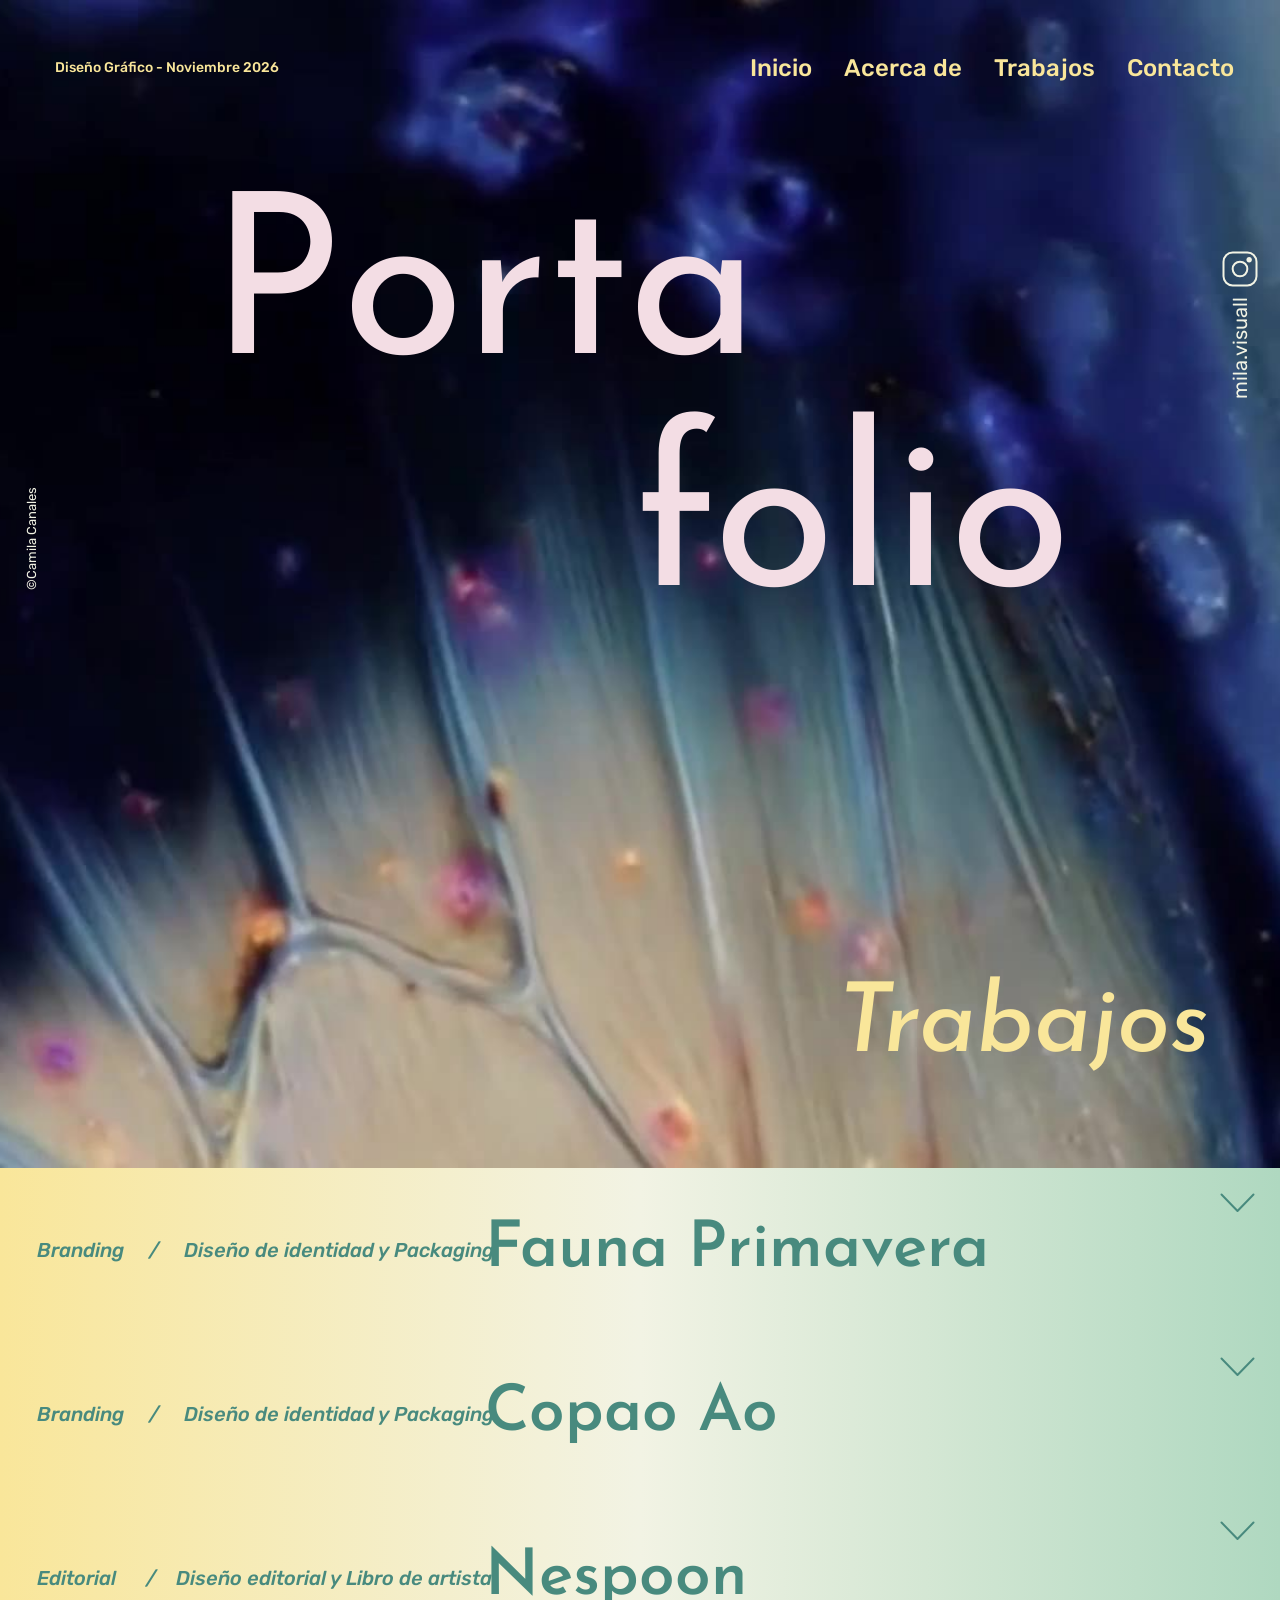
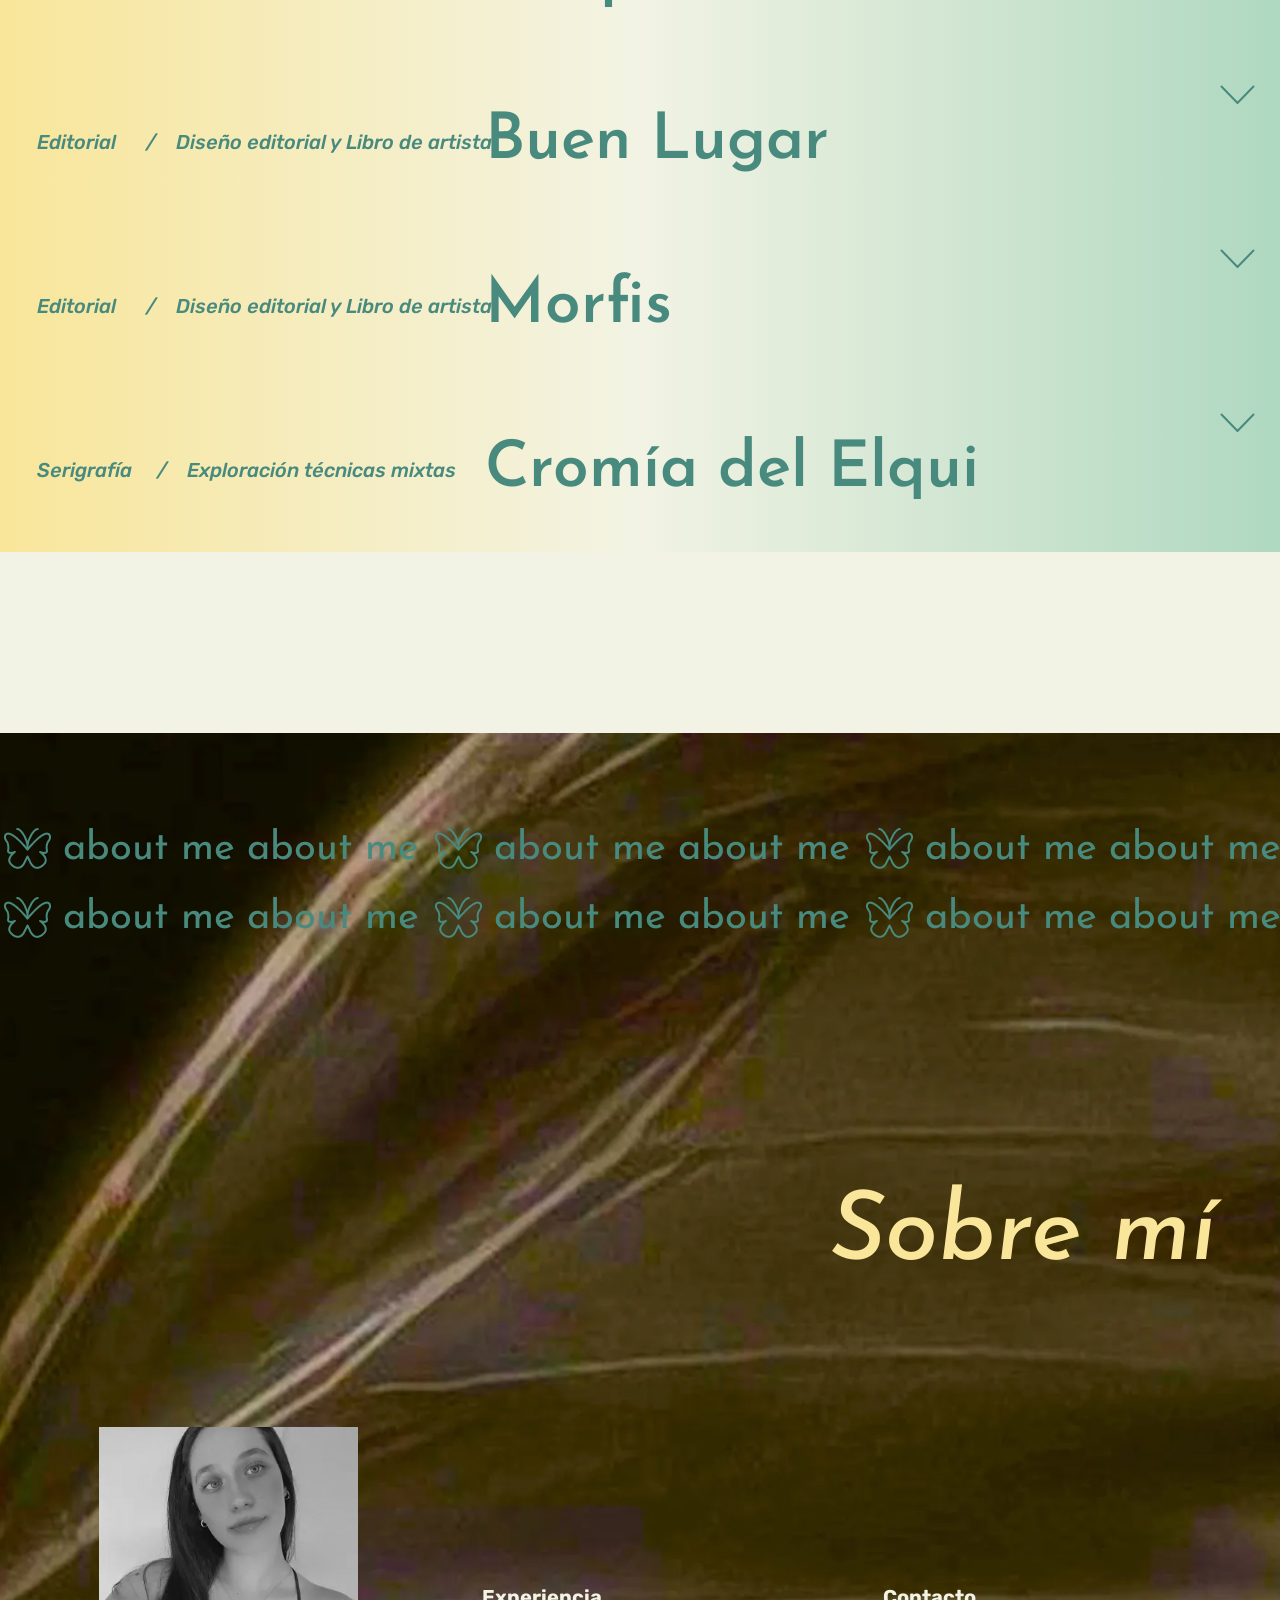
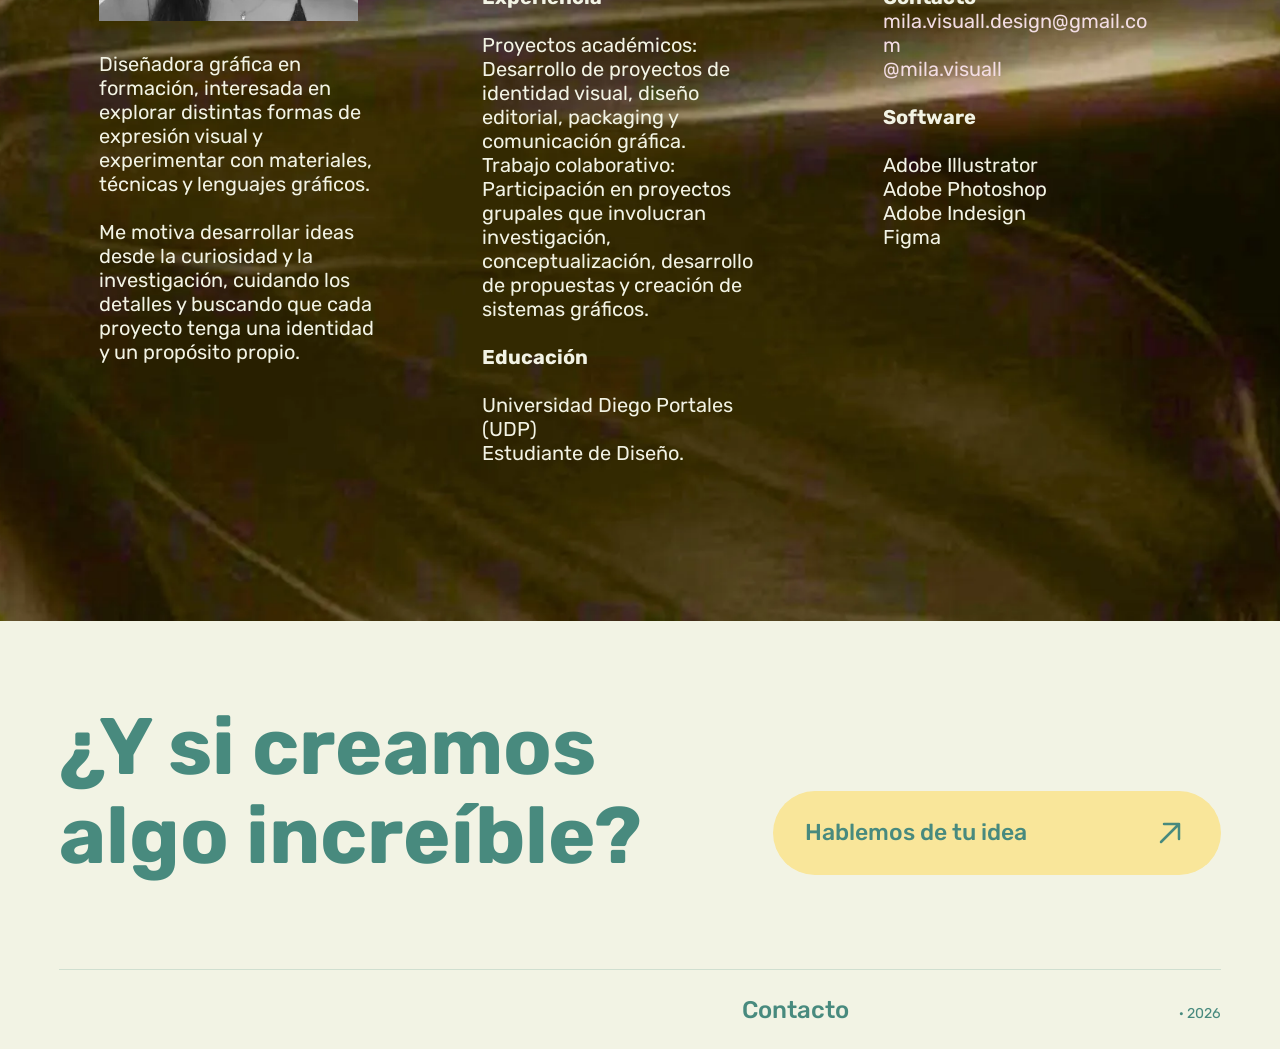
<file: index.html>
<!DOCTYPE html>
<html lang="es">
<head>
  <meta charset="UTF-8">
  <meta name="viewport" content="width=device-width, initial-scale=1.0">
  <title>Camila Canales · Portafolio de Diseño Gráfico</title>
  <meta name="description" content="Portafolio de Camila Canales, estudiante de Diseño en la Universidad Diego Portales: identidad visual, diseño editorial, packaging y serigrafía.">
  <link rel="preconnect" href="https://fonts.googleapis.com">
  <link rel="preconnect" href="https://fonts.gstatic.com" crossorigin>
  <link href="https://fonts.googleapis.com/css2?family=Josefin+Sans:ital,wght@0,400;0,500;0,600;1,500&family=Rubik:ital,wght@0,400;0,500;0,700;1,500&display=swap" rel="stylesheet">
  <link rel="stylesheet" href="css/estilos.css">
</head>
<body>
  <header class="portada apilado alas" id="inicio">
    <video class="alas__medio" autoplay muted loop playsinline preload="auto" poster="assets/img/home/portada-home-poster.jpg" aria-hidden="true">
      <source src="assets/video/portada-home.mp4" type="video/mp4">
    </video>
    <span class="alas__brillo" aria-hidden="true"></span>

    <div class="portada__contenido">
      <div class="barra">
        <p class="barra__fecha">Diseño Gráfico - Noviembre 2026</p>
        <nav class="menu" aria-label="Navegación principal">
          <ul class="menu__lista">
            <li class="menu__item"><a class="menu__enlace" href="#inicio">Inicio</a></li>
            <li class="menu__item"><a class="menu__enlace" href="#sobre-mi">Acerca de</a></li>
            <li class="menu__item menu__item--trabajos">
              <button class="menu__enlace" type="button" aria-expanded="false" aria-controls="submenu-trabajos">Trabajos</button>
              <ul class="submenu" id="submenu-trabajos">
              <li><a class="submenu__enlace" href="fauna-primavera.html">Fauna Primavera</a></li>
              <li><a class="submenu__enlace" href="copao-ao.html">Copao Ao</a></li>
              <li><a class="submenu__enlace" href="nespoon.html">Nespoon</a></li>
              <li><a class="submenu__enlace" href="buen-lugar.html">Buen Lugar</a></li>
              <li><a class="submenu__enlace" href="morfis.html">Morfis</a></li>
              <li><a class="submenu__enlace" href="cromia-del-elqui.html">Cromía del Elqui</a></li>
              </ul>
            </li>
            <li class="menu__item"><button class="menu__enlace" type="button" data-abrir-contacto>Contacto</button></li>
          </ul>
        </nav>
      </div>

      <div class="portada__cuerpo">
        <p class="portada__lateral portada__lateral--izquierda"><small class="credito-vertical">©Camila Canales</small></p>
        <h1 class="titulo-portada"><span class="titulo-portada__grupo"><span>Porta</span><span>folio</span></span><span class="visualmente-oculto"> de Camila Canales</span></h1>
        <p class="portada__lateral portada__lateral--derecha">
        <a class="instagram" href="https://www.instagram.com/mila.visuall" target="_blank" rel="noopener" data-copiar="@mila.visuall" aria-label="Instagram de Camila: mila.visuall (copia el usuario y abre Instagram en otra pestaña)">
          <img class="instagram__icono instagram__icono--normal" src="assets/img/iconos/instagram.svg" alt="" width="44" height="44">
          <img class="instagram__icono instagram__icono--hover" src="assets/img/iconos/instagram-hover.svg" alt="" width="44" height="44">
          <span class="instagram__texto">mila.visuall</span>
        </a>
        </p>
      </div>
    </div>
  </header>

  <main>
    <section class="trabajos" id="trabajos" aria-labelledby="trabajos-titulo">
      <h2 class="titulo-seccion trabajos__titulo" id="trabajos-titulo">Trabajos</h2>
      <ul class="indice">
      <li>
        <a class="indice__enlace" href="fauna-primavera.html">
          <span class="indice__resumen">
            <span class="indice__categoria">Branding     /     Diseño de identidad y Packaging</span>
            <span class="indice__nombre">Fauna Primavera</span>
          </span>
          <span class="indice__detalle">
            <span class="indice__detalle-nombre">Fauna Primavera</span>
            <img class="indice__foto" src="assets/img/home/indice-fauna-primavera.jpg" srcset="assets/img/home/indice-fauna-primavera.webp 412w" sizes="(max-width: 48rem) 6rem, 25vw" width="412" height="302" alt="" loading="lazy" decoding="async">
            <span class="indice__descripcion">Exploración de diseño de identidad visual para un festival de música que celebra el descubrimiento de nuevos sonidos.</span>
          </span>
          <img class="indice__chevron indice__chevron--abajo" src="assets/img/iconos/chevron.svg" alt="" width="35" height="20">
          <img class="indice__chevron indice__chevron--arriba" src="assets/img/iconos/chevron-arriba.svg" alt="" width="35" height="20">
        </a>
      </li>
      <li>
        <a class="indice__enlace" href="copao-ao.html">
          <span class="indice__resumen">
            <span class="indice__categoria">Branding     /     Diseño de identidad y Packaging</span>
            <span class="indice__nombre">Copao Ao</span>
          </span>
          <span class="indice__detalle">
            <span class="indice__detalle-nombre">Copao Ao</span>
            <img class="indice__foto" src="assets/img/home/indice-copao-ao.jpg" srcset="assets/img/home/indice-copao-ao.webp 412w" sizes="(max-width: 48rem) 6rem, 25vw" width="412" height="302" alt="" loading="lazy" decoding="async">
            <span class="indice__descripcion">Creación de una marca y producto inspirados en la cultura gráfica del pueblo Aymara.</span>
          </span>
          <img class="indice__chevron indice__chevron--abajo" src="assets/img/iconos/chevron.svg" alt="" width="35" height="20">
          <img class="indice__chevron indice__chevron--arriba" src="assets/img/iconos/chevron-arriba.svg" alt="" width="35" height="20">
        </a>
      </li>
      <li>
        <a class="indice__enlace" href="nespoon.html">
          <span class="indice__resumen">
            <span class="indice__categoria">Editorial      /    Diseño editorial y Libro de artista</span>
            <span class="indice__nombre">Nespoon</span>
          </span>
          <span class="indice__detalle">
            <span class="indice__detalle-nombre">Nespoon</span>
            <img class="indice__foto" src="assets/img/home/indice-nespoon.jpg" srcset="assets/img/home/indice-nespoon.webp 412w" sizes="(max-width: 48rem) 6rem, 25vw" width="412" height="302" alt="" loading="lazy" decoding="async">
            <span class="indice__descripcion">Libro de artista que explora el encuentro entre la delicadeza del encaje y la expresión del arte urbano.</span>
          </span>
          <img class="indice__chevron indice__chevron--abajo" src="assets/img/iconos/chevron.svg" alt="" width="35" height="20">
          <img class="indice__chevron indice__chevron--arriba" src="assets/img/iconos/chevron-arriba.svg" alt="" width="35" height="20">
        </a>
      </li>
      <li>
        <a class="indice__enlace" href="buen-lugar.html">
          <span class="indice__resumen">
            <span class="indice__categoria">Editorial      /    Diseño editorial y Libro de artista</span>
            <span class="indice__nombre">Buen Lugar</span>
          </span>
          <span class="indice__detalle">
            <span class="indice__detalle-nombre">Buen Lugar</span>
            <img class="indice__foto" src="assets/img/home/indice-buen-lugar.jpg" srcset="assets/img/home/indice-buen-lugar.webp 412w" sizes="(max-width: 48rem) 6rem, 25vw" width="412" height="302" alt="" loading="lazy" decoding="async">
            <span class="indice__descripcion">Publicación editorial que reflexiona sobre el diseño, el territorio y la comunidad en Chile.</span>
          </span>
          <img class="indice__chevron indice__chevron--abajo" src="assets/img/iconos/chevron.svg" alt="" width="35" height="20">
          <img class="indice__chevron indice__chevron--arriba" src="assets/img/iconos/chevron-arriba.svg" alt="" width="35" height="20">
        </a>
      </li>
      <li>
        <a class="indice__enlace" href="morfis.html">
          <span class="indice__resumen">
            <span class="indice__categoria">Editorial      /    Diseño editorial y Libro de artista</span>
            <span class="indice__nombre">Morfis</span>
          </span>
          <span class="indice__detalle">
            <span class="indice__detalle-nombre">Morfis</span>
            <img class="indice__foto" src="assets/img/home/indice-morfis.jpg" srcset="assets/img/home/indice-morfis.webp 412w" sizes="(max-width: 48rem) 6rem, 25vw" width="412" height="302" alt="" loading="lazy" decoding="async">
            <span class="indice__descripcion">Sistema gráfico editorial basado en la transformación, la conexión y el diseño situado.</span>
          </span>
          <img class="indice__chevron indice__chevron--abajo" src="assets/img/iconos/chevron.svg" alt="" width="35" height="20">
          <img class="indice__chevron indice__chevron--arriba" src="assets/img/iconos/chevron-arriba.svg" alt="" width="35" height="20">
        </a>
      </li>
      <li>
        <a class="indice__enlace" href="cromia-del-elqui.html">
          <span class="indice__resumen">
            <span class="indice__categoria">Serigrafía     /    Exploración técnicas mixtas</span>
            <span class="indice__nombre">Cromía del Elqui</span>
          </span>
          <span class="indice__detalle">
            <span class="indice__detalle-nombre">Cromía del Elqui</span>
            <img class="indice__foto" src="assets/img/home/indice-cromia-del-elqui.jpg" srcset="assets/img/home/indice-cromia-del-elqui.webp 412w" sizes="(max-width: 48rem) 6rem, 25vw" width="412" height="302" alt="" loading="lazy" decoding="async">
            <span class="indice__descripcion">Identidad de una marca de licor inspirada en la diversidad cromática del paisaje del Valle del Elqui y diseño en serigrafía.</span>
          </span>
          <img class="indice__chevron indice__chevron--abajo" src="assets/img/iconos/chevron.svg" alt="" width="35" height="20">
          <img class="indice__chevron indice__chevron--arriba" src="assets/img/iconos/chevron-arriba.svg" alt="" width="35" height="20">
        </a>
      </li>
      </ul>
    </section>

    <section class="sobre-mi apilado alas" id="sobre-mi" aria-labelledby="sobre-mi-titulo">
      <img class="alas__medio" src="assets/img/home/sobre-mi-fondo.jpg" srcset="assets/img/home/sobre-mi-fondo-860.webp 860w, assets/img/home/sobre-mi-fondo.webp 1728w" sizes="100vw" width="1728" height="1639" alt="" loading="lazy" decoding="async">
      <span class="alas__brillo alas__brillo--siempre" aria-hidden="true"></span>
      <div class="sobre-mi__contenido">
      <p class="cinta" aria-hidden="true"><span class="cinta__pista"><span class="cinta__unidad"><img class="cinta__mariposa" src="assets/img/iconos/mariposa.png" alt="">about me</span><span class="cinta__unidad">about me</span><span class="cinta__unidad"><img class="cinta__mariposa" src="assets/img/iconos/mariposa.png" alt="">about me</span><span class="cinta__unidad">about me</span><span class="cinta__unidad"><img class="cinta__mariposa" src="assets/img/iconos/mariposa.png" alt="">about me</span><span class="cinta__unidad">about me</span><span class="cinta__unidad"><img class="cinta__mariposa" src="assets/img/iconos/mariposa.png" alt="">about me</span><span class="cinta__unidad">about me</span><span class="cinta__unidad"><img class="cinta__mariposa" src="assets/img/iconos/mariposa.png" alt="">about me</span><span class="cinta__unidad">about me</span><span class="cinta__unidad"><img class="cinta__mariposa" src="assets/img/iconos/mariposa.png" alt="">about me</span><span class="cinta__unidad">about me</span><span class="cinta__unidad"><img class="cinta__mariposa" src="assets/img/iconos/mariposa.png" alt="">about me</span><span class="cinta__unidad">about me</span><span class="cinta__unidad"><img class="cinta__mariposa" src="assets/img/iconos/mariposa.png" alt="">about me</span><span class="cinta__unidad">about me</span><span class="cinta__unidad"><img class="cinta__mariposa" src="assets/img/iconos/mariposa.png" alt="">about me</span><span class="cinta__unidad">about me</span><span class="cinta__unidad"><img class="cinta__mariposa" src="assets/img/iconos/mariposa.png" alt="">about me</span><span class="cinta__unidad">about me</span><span class="cinta__unidad"><img class="cinta__mariposa" src="assets/img/iconos/mariposa.png" alt="">about me</span><span class="cinta__unidad">about me</span><span class="cinta__unidad"><img class="cinta__mariposa" src="assets/img/iconos/mariposa.png" alt="">about me</span><span class="cinta__unidad">about me</span></span></p>
      <p class="cinta cinta--inversa" aria-hidden="true"><span class="cinta__pista"><span class="cinta__unidad"><img class="cinta__mariposa" src="assets/img/iconos/mariposa.png" alt="">about me</span><span class="cinta__unidad">about me</span><span class="cinta__unidad"><img class="cinta__mariposa" src="assets/img/iconos/mariposa.png" alt="">about me</span><span class="cinta__unidad">about me</span><span class="cinta__unidad"><img class="cinta__mariposa" src="assets/img/iconos/mariposa.png" alt="">about me</span><span class="cinta__unidad">about me</span><span class="cinta__unidad"><img class="cinta__mariposa" src="assets/img/iconos/mariposa.png" alt="">about me</span><span class="cinta__unidad">about me</span><span class="cinta__unidad"><img class="cinta__mariposa" src="assets/img/iconos/mariposa.png" alt="">about me</span><span class="cinta__unidad">about me</span><span class="cinta__unidad"><img class="cinta__mariposa" src="assets/img/iconos/mariposa.png" alt="">about me</span><span class="cinta__unidad">about me</span><span class="cinta__unidad"><img class="cinta__mariposa" src="assets/img/iconos/mariposa.png" alt="">about me</span><span class="cinta__unidad">about me</span><span class="cinta__unidad"><img class="cinta__mariposa" src="assets/img/iconos/mariposa.png" alt="">about me</span><span class="cinta__unidad">about me</span><span class="cinta__unidad"><img class="cinta__mariposa" src="assets/img/iconos/mariposa.png" alt="">about me</span><span class="cinta__unidad">about me</span><span class="cinta__unidad"><img class="cinta__mariposa" src="assets/img/iconos/mariposa.png" alt="">about me</span><span class="cinta__unidad">about me</span><span class="cinta__unidad"><img class="cinta__mariposa" src="assets/img/iconos/mariposa.png" alt="">about me</span><span class="cinta__unidad">about me</span><span class="cinta__unidad"><img class="cinta__mariposa" src="assets/img/iconos/mariposa.png" alt="">about me</span><span class="cinta__unidad">about me</span></span></p>

      <h2 class="titulo-seccion sobre-mi__titulo" id="sobre-mi-titulo">Sobre mí</h2>

      <div class="sobre-mi__columnas">
        <figure class="sobre-mi__perfil">
          <img class="sobre-mi__foto" src="assets/img/home/foto-camila.jpg" srcset="assets/img/home/foto-camila.webp 352w" sizes="(max-width: 48rem) 41vw, 21vw" width="352" height="263" alt="Retrato de Camila Canales" loading="lazy" decoding="async">
          <figcaption class="sobre-mi__bio">
            <p>Diseñadora gráfica en formación, interesada en explorar distintas formas de expresión visual y experimentar con materiales, técnicas y lenguajes gráficos.</p>
            <p>Me motiva desarrollar ideas desde la curiosidad y la investigación, cuidando los detalles y buscando que cada proyecto tenga una identidad y un propósito propio.</p>
          </figcaption>
        </figure>

        <div class="sobre-mi__datos">
          <article class="sobre-mi__bloque">
            <h3>Experiencia</h3>
            <p>Proyectos académicos: Desarrollo de proyectos de identidad visual, diseño editorial, packaging y comunicación gráfica.</p>
            <p>Trabajo colaborativo: Participación en proyectos grupales que involucran investigación, conceptualización, desarrollo de propuestas y creación de sistemas gráficos.</p>
            <h3>Educación</h3>
            <p>Universidad Diego Portales (UDP)<br>Estudiante de Diseño.</p>
          </article>

          <article class="sobre-mi__bloque">
            <h3 class="sin-espacio">Contacto</h3>
            <address>
              <button class="copiable" type="button" data-copiar="mila.visuall.design@gmail.com" aria-label="Copiar correo mila.visuall.design@gmail.com">mila.visuall.design@gmail.com</button><br>
              <button class="copiable" type="button" data-copiar="@mila.visuall" aria-label="Copiar usuario de Instagram @mila.visuall">@mila.visuall</button>
            </address>
            <h3>Software</h3>
            <ul>
              <li>Adobe Illustrator</li>
              <li>Adobe Photoshop</li>
              <li>Adobe Indesign</li>
              <li>Figma</li>
            </ul>
          </article>
        </div>
      </div>
      </div>
    </section>
  </main>

  <footer class="pie">
    <section class="pie__invitacion" aria-labelledby="pie-titulo">
      <h2 class="pie__titulo" id="pie-titulo">¿Y si creamos<br>algo increíble?</h2>
      <button class="boton-contacto" type="button" data-abrir-contacto>
        Hablemos de tu idea
        <img src="assets/img/iconos/flecha.svg" alt="" width="40" height="40">
      </button>
    </section>
    <hr class="pie__separador">
    <div class="pie__firma">
      <button class="pie__contacto" type="button" data-abrir-contacto>Contacto</button>
      <p class="pie__creditos"><small>· 2026</small></p>
    </div>
  </footer>

  <dialog class="tarjeta-contacto" id="contacto" aria-labelledby="contacto-titulo">
    <button class="tarjeta-contacto__cerrar" type="button" data-cerrar-contacto aria-label="Cerrar contacto">×</button>
    <h2 class="tarjeta-contacto__titulo" id="contacto-titulo">Hagamos que<br>suceda.</h2>
    <p class="tarjeta-contacto__texto">Cuéntame tu idea, qué necesitas y cuándo te gustaría empezar.</p>
    <button class="tarjeta-contacto__correo copiable" type="button" data-copiar="mila.visuall.design@gmail.com" aria-label="Copiar correo mila.visuall.design@gmail.com">mila.visuall.design@gmail.com</button>
  </dialog>

  <script src="js/main.js"></script>
</body>
</html>
</file>
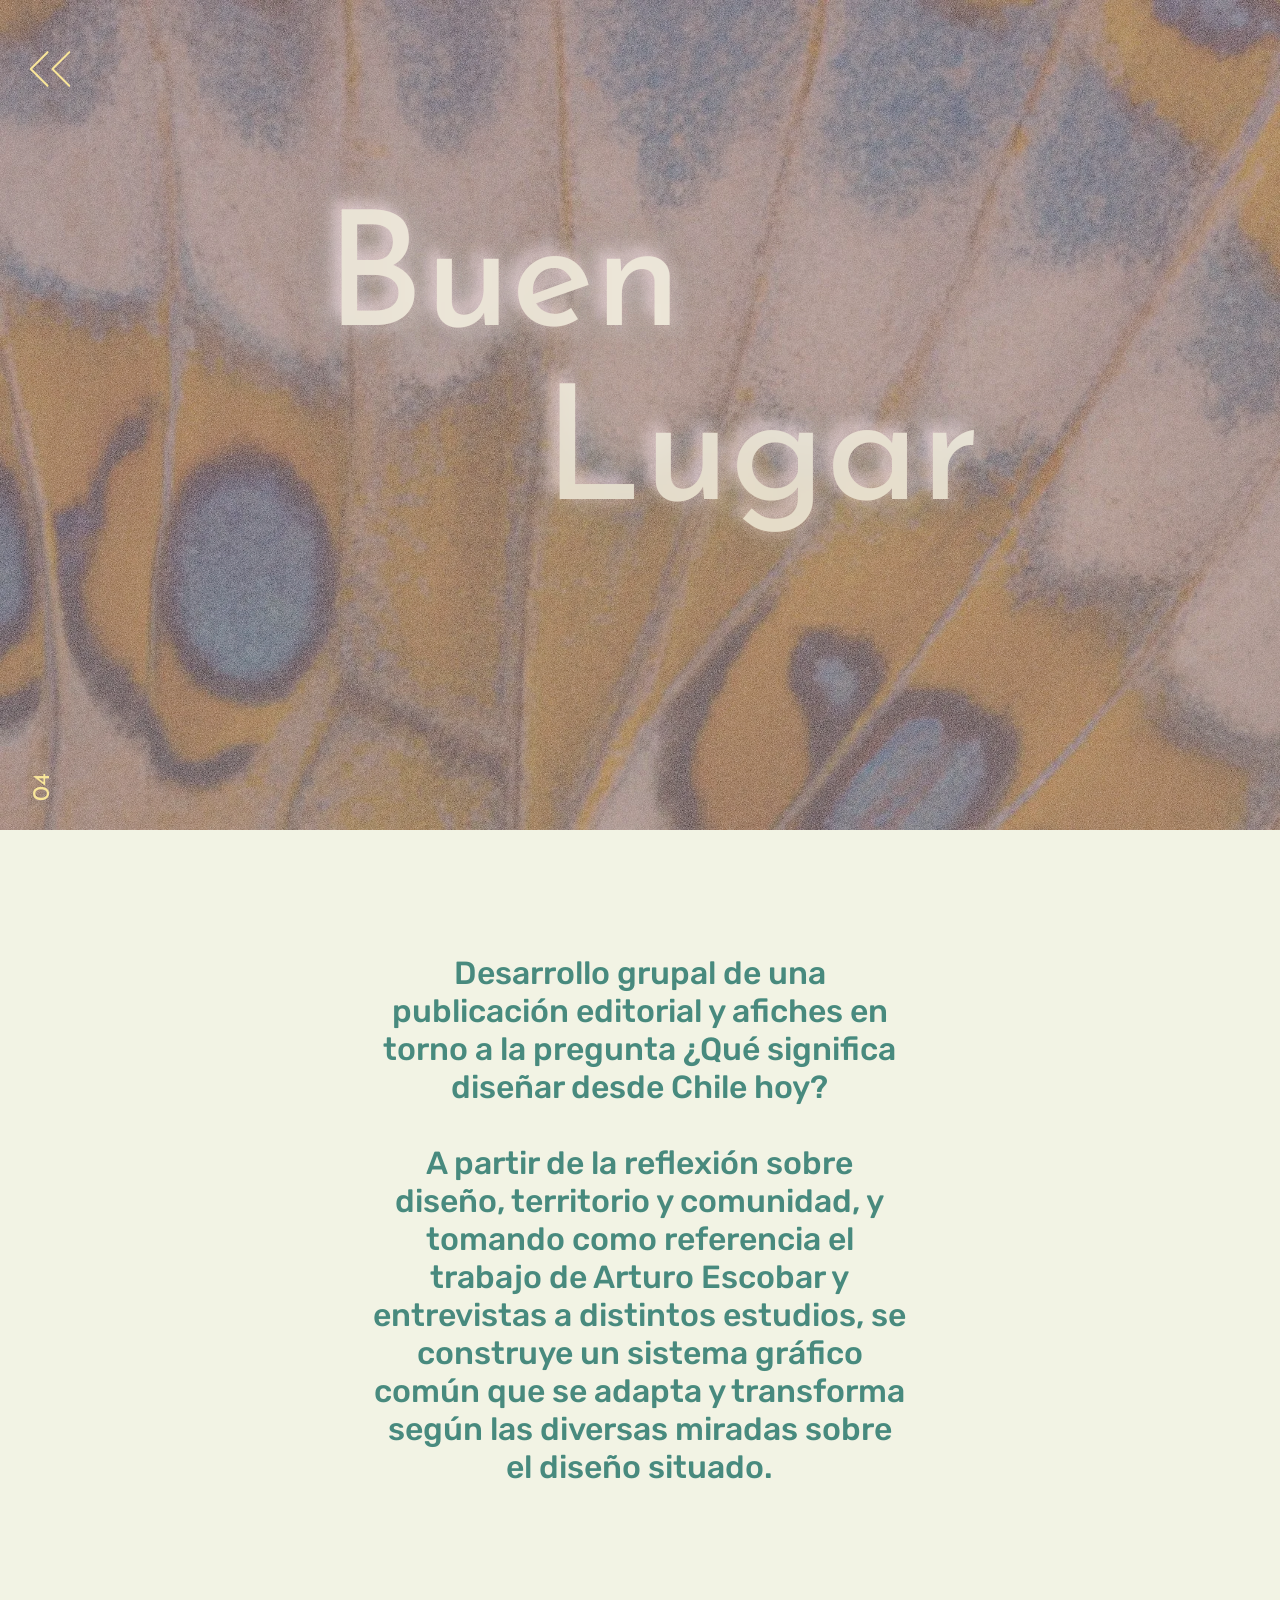
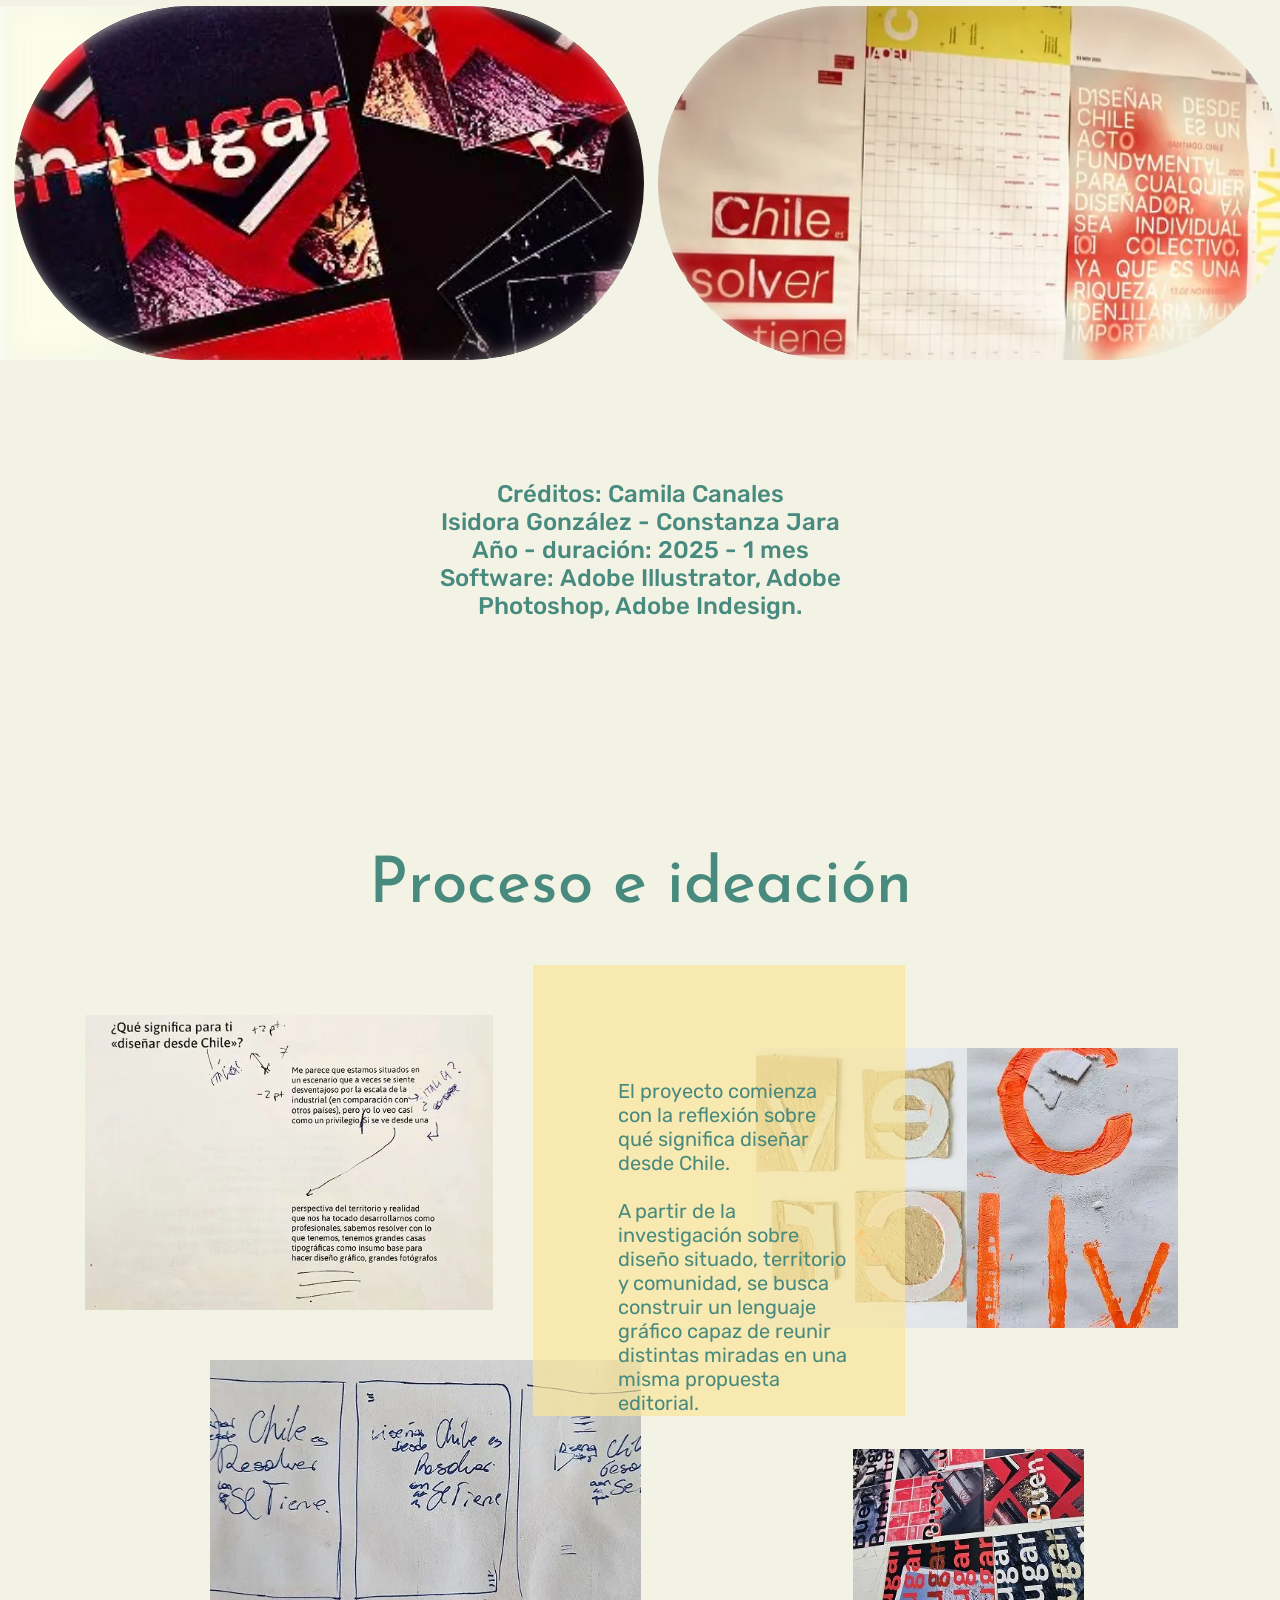
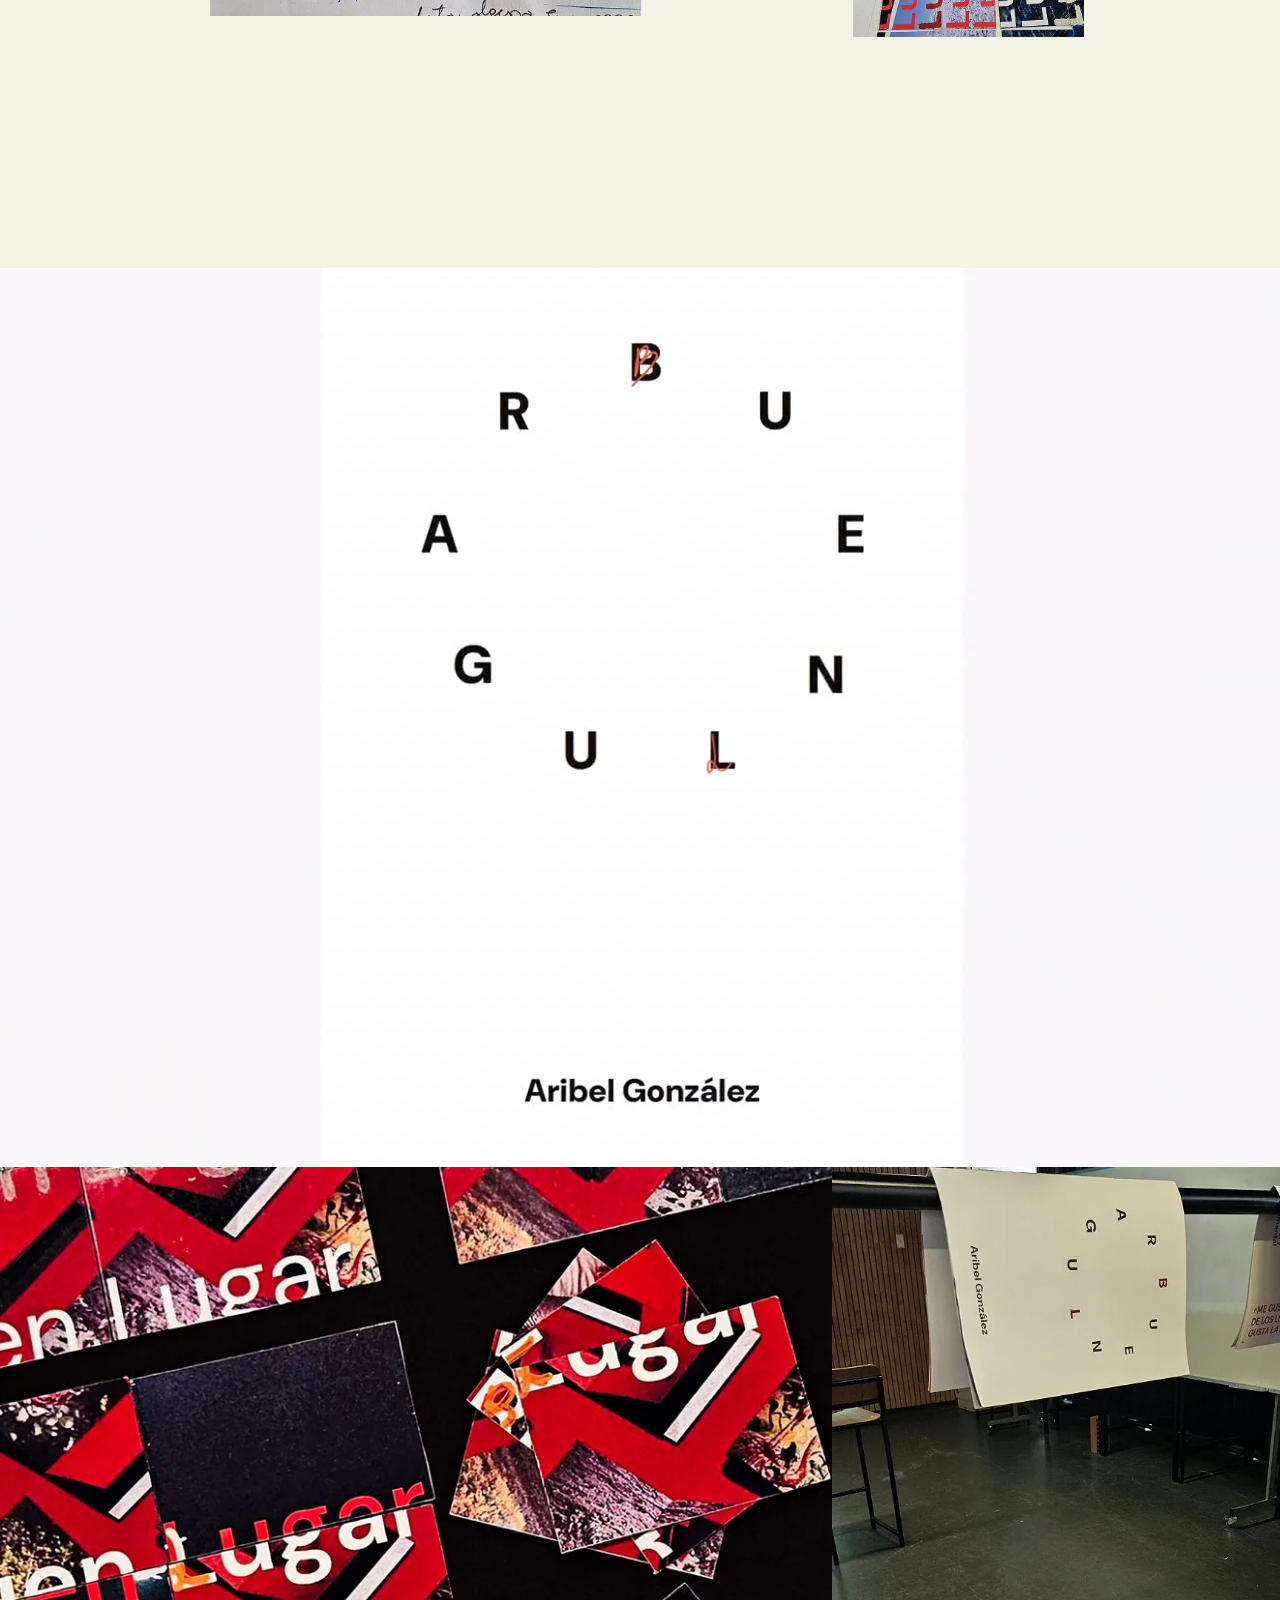
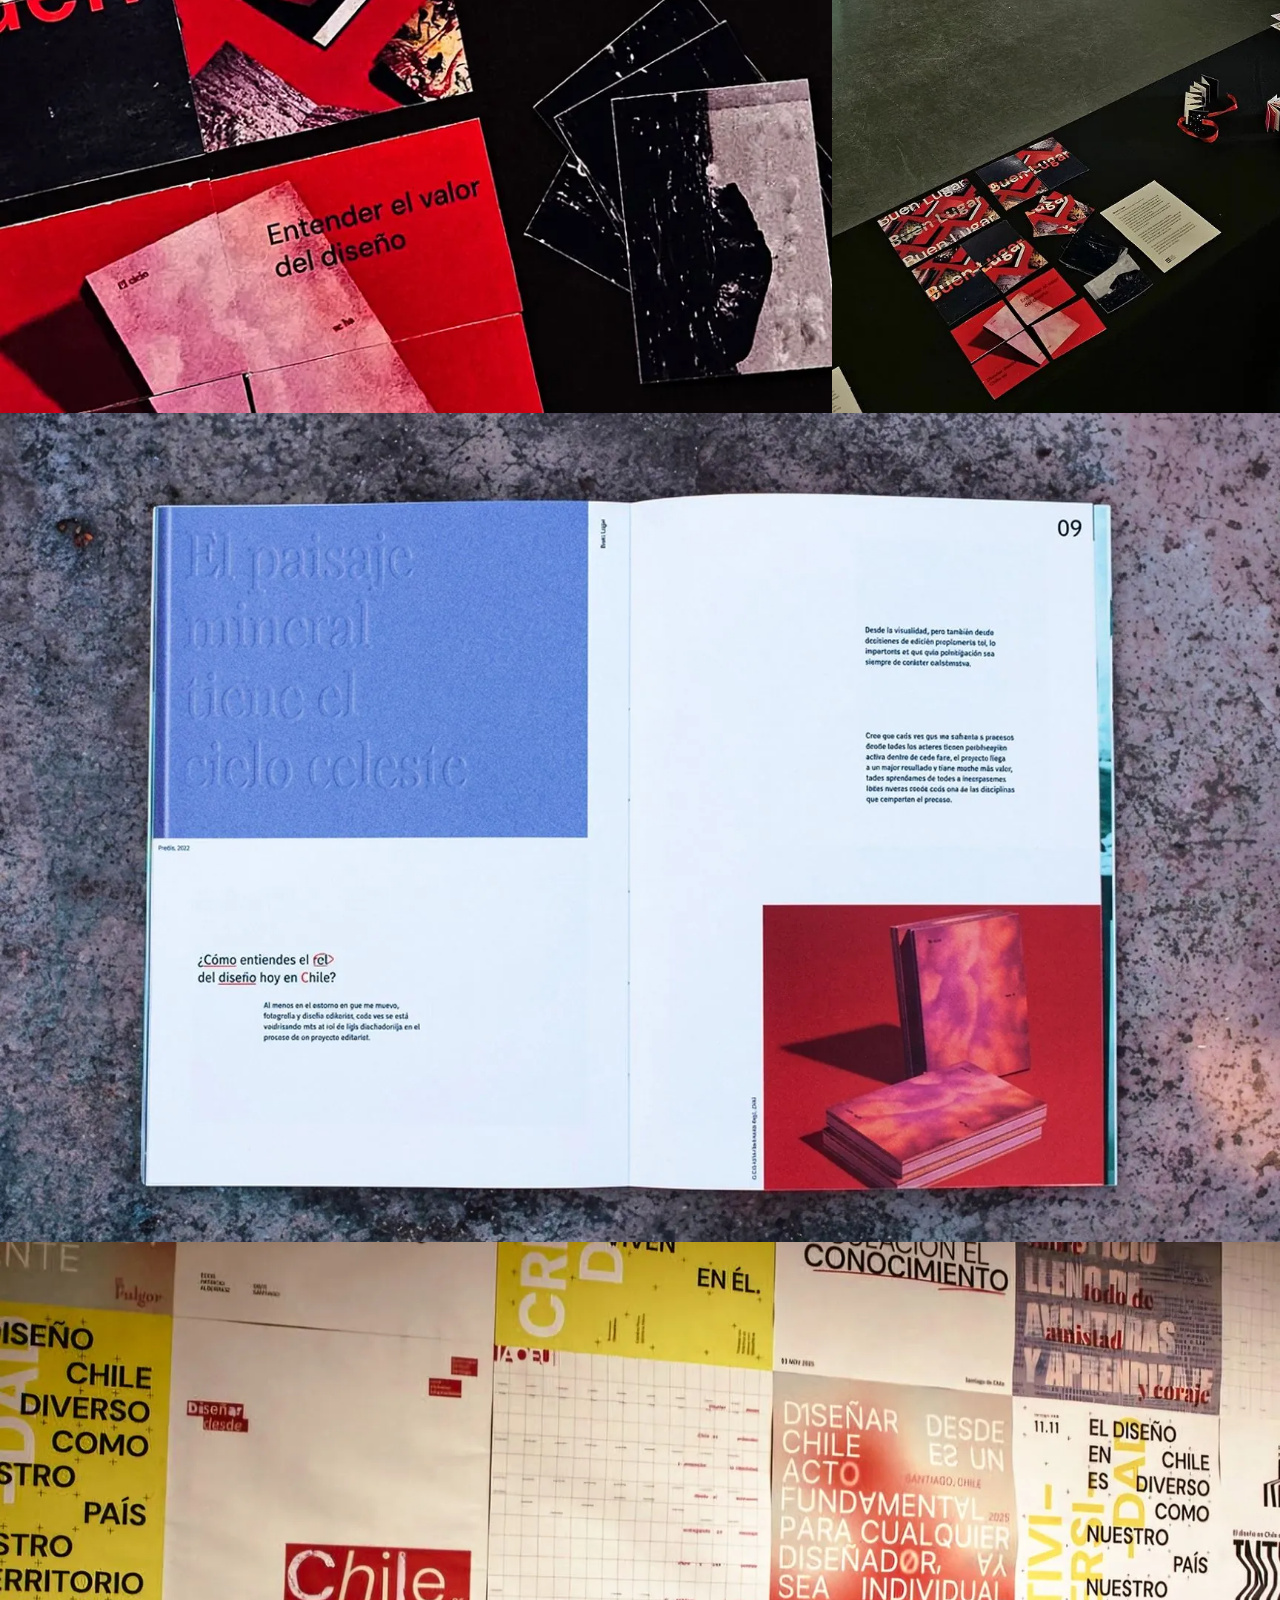
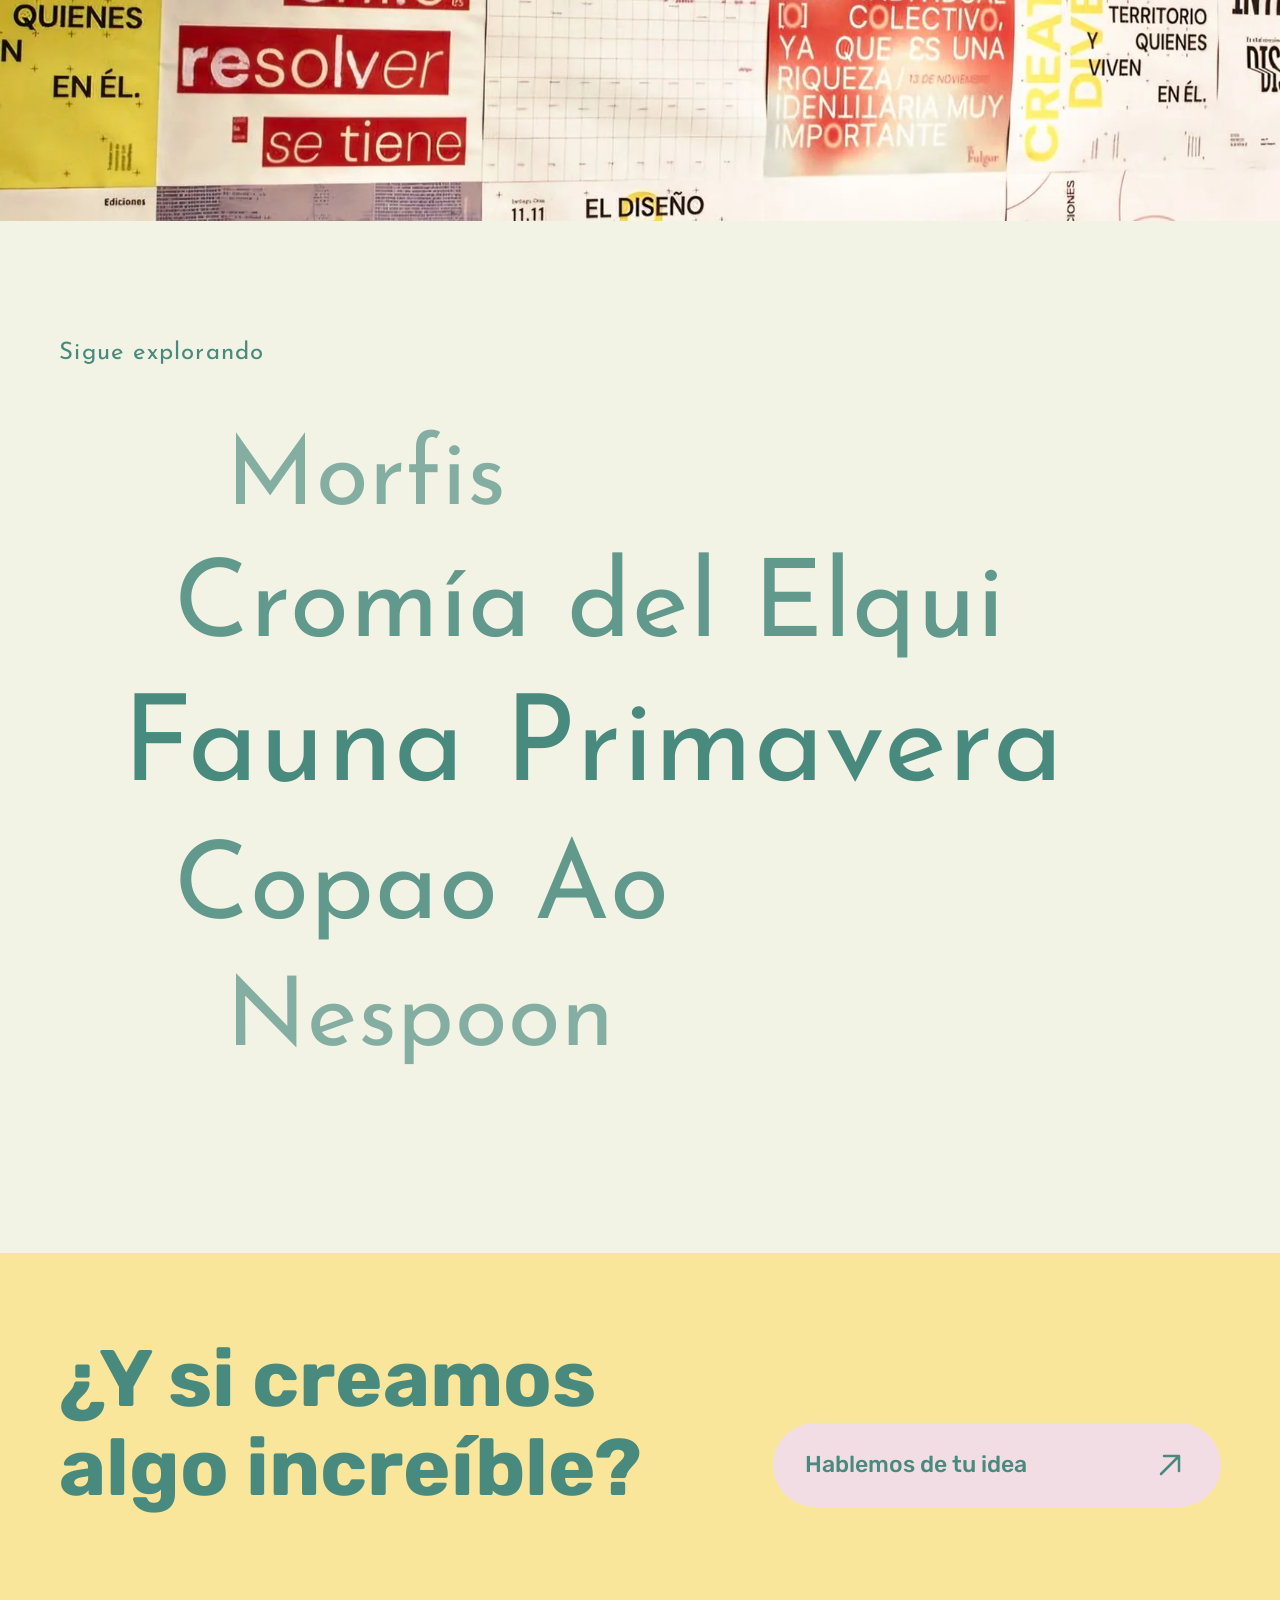
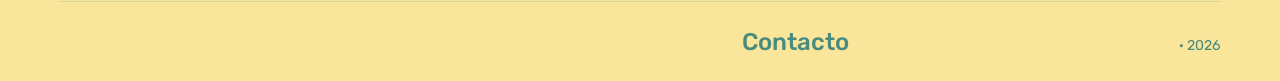
<file: buen-lugar.html>
<!DOCTYPE html>
<html lang="es">
<head>
  <meta charset="UTF-8">
  <meta name="viewport" content="width=device-width, initial-scale=1.0">
  <title>Buen Lugar · Camila Canales</title>
  <meta name="description" content="Desarrollo grupal de una publicación editorial y afiches en torno a la pregunta ¿Qué significa diseñar desde Chile hoy?">
  <link rel="preconnect" href="https://fonts.googleapis.com">
  <link rel="preconnect" href="https://fonts.gstatic.com" crossorigin>
  <link href="https://fonts.googleapis.com/css2?family=Josefin+Sans:ital,wght@0,400;0,500;0,600;1,500&family=Rubik:ital,wght@0,400;0,500;0,700;1,500&display=swap" rel="stylesheet">
  <link rel="stylesheet" href="css/estilos.css">
</head>
<body>
  <header class="proyecto-portada apilado alas">
    <img class="alas__medio" src="assets/img/buen-lugar/portada.jpg" srcset="assets/img/buen-lugar/portada-860.webp 860w, assets/img/buen-lugar/portada.webp 1728w" sizes="100vw" width="1728" height="1121" alt="" fetchpriority="high" decoding="async">
    <span class="alas__ruido" aria-hidden="true"></span>
    <span class="alas__brillo" aria-hidden="true"></span>
        <div class="proyecto-portada__contenido proyecto-portada__vidrio" style="--desfase: 1.361; --t1: 8.854%; --t2: 2.199%; background-image: url('assets/img/buen-lugar/portada-desenfoque.jpg');" aria-hidden="true">
      <span class="volver-espacio"></span>
      <p class="proyecto-portada__titulo"><span>Buen</span><span>Lugar</span></p>
    </div>
    <div class="proyecto-portada__contenido" style="--desfase: 1.361; --t1: 8.854%; --t2: 2.199%;">
      <nav aria-label="Volver">
        <a class="volver" href="index.html#trabajos" aria-label="Volver al inicio">
          <img class="volver__icono--normal" src="assets/img/iconos/volver.svg" alt="" width="50" height="50">
          <img class="volver__icono--hover" src="assets/img/iconos/volver-hover.svg" alt="" width="50" height="50">
        </a>
      </nav>
      <h1 class="proyecto-portada__titulo"><span>Buen</span><span>Lugar</span></h1>
      <p class="proyecto-portada__numero" aria-label="Proyecto 04">04</p>
    </div>
  </header>

  <main>
    <article>
      <section class="proyecto-intro__descripcion" aria-label="Descripción del proyecto">
        <p>Desarrollo grupal de una publicación editorial y afiches en torno a la pregunta ¿Qué significa diseñar desde Chile hoy?</p>
        <p>A partir de la reflexión sobre diseño, territorio y comunidad, y tomando como referencia el trabajo de Arturo Escobar y entrevistas a distintos estudios, se construye un sistema gráfico común que se adapta y transforma según las diversas miradas sobre el diseño situado.</p>
      </section>

      <section class="carrusel" aria-label="Imágenes del proyecto">
        <span class="carrusel__union" aria-hidden="true"></span>
        <ul class="carrusel__pista">
        <li class="carrusel__pildora"><img src="assets/img/buen-lugar/carrusel-1.jpg" srcset="assets/img/buen-lugar/carrusel-1.webp 412w" sizes="(max-width: 48rem) 9.2rem, 39.4rem" width="412" height="302" alt="" loading="lazy" decoding="async"><span class="carrusel__vidrio" aria-hidden="true"></span></li>
        <li class="carrusel__pildora"><img src="assets/img/buen-lugar/galeria-5.jpg" srcset="assets/img/buen-lugar/galeria-5-860.webp 860w, assets/img/buen-lugar/galeria-5.webp 1728w" sizes="(max-width: 48rem) 9.2rem, 39.4rem" width="1728" height="782" alt="" loading="lazy" decoding="async"><span class="carrusel__vidrio" aria-hidden="true"></span></li>
        <li class="carrusel__pildora"><img src="assets/img/buen-lugar/carrusel-2.jpg" srcset="assets/img/buen-lugar/carrusel-2.webp 630w" sizes="(max-width: 48rem) 9.2rem, 39.4rem" width="630" height="353" alt="" loading="lazy" decoding="async"><span class="carrusel__vidrio" aria-hidden="true"></span></li>
        <li class="carrusel__pildora"><img src="assets/img/buen-lugar/carrusel-1.jpg" srcset="assets/img/buen-lugar/carrusel-1.webp 412w" sizes="(max-width: 48rem) 9.2rem, 39.4rem" width="412" height="302" alt="" loading="lazy" decoding="async"><span class="carrusel__vidrio" aria-hidden="true"></span></li>
        <li class="carrusel__pildora"><img src="assets/img/buen-lugar/galeria-5.jpg" srcset="assets/img/buen-lugar/galeria-5-860.webp 860w, assets/img/buen-lugar/galeria-5.webp 1728w" sizes="(max-width: 48rem) 9.2rem, 39.4rem" width="1728" height="782" alt="" loading="lazy" decoding="async"><span class="carrusel__vidrio" aria-hidden="true"></span></li>
        <li class="carrusel__pildora"><img src="assets/img/buen-lugar/carrusel-2.jpg" srcset="assets/img/buen-lugar/carrusel-2.webp 630w" sizes="(max-width: 48rem) 9.2rem, 39.4rem" width="630" height="353" alt="" loading="lazy" decoding="async"><span class="carrusel__vidrio" aria-hidden="true"></span></li>
        <li class="carrusel__pildora"><img src="assets/img/buen-lugar/carrusel-1.jpg" srcset="assets/img/buen-lugar/carrusel-1.webp 412w" sizes="(max-width: 48rem) 9.2rem, 39.4rem" width="412" height="302" alt="" loading="lazy" decoding="async"><span class="carrusel__vidrio" aria-hidden="true"></span></li>
        <li class="carrusel__pildora"><img src="assets/img/buen-lugar/galeria-5.jpg" srcset="assets/img/buen-lugar/galeria-5-860.webp 860w, assets/img/buen-lugar/galeria-5.webp 1728w" sizes="(max-width: 48rem) 9.2rem, 39.4rem" width="1728" height="782" alt="" loading="lazy" decoding="async"><span class="carrusel__vidrio" aria-hidden="true"></span></li>
        <li class="carrusel__pildora" aria-hidden="true"><img src="assets/img/buen-lugar/carrusel-1.jpg" srcset="assets/img/buen-lugar/carrusel-1.webp 412w" sizes="(max-width: 48rem) 9.2rem, 39.4rem" width="412" height="302" alt="" loading="lazy" decoding="async"><span class="carrusel__vidrio" aria-hidden="true"></span></li>
        <li class="carrusel__pildora" aria-hidden="true"><img src="assets/img/buen-lugar/galeria-5.jpg" srcset="assets/img/buen-lugar/galeria-5-860.webp 860w, assets/img/buen-lugar/galeria-5.webp 1728w" sizes="(max-width: 48rem) 9.2rem, 39.4rem" width="1728" height="782" alt="" loading="lazy" decoding="async"><span class="carrusel__vidrio" aria-hidden="true"></span></li>
        <li class="carrusel__pildora" aria-hidden="true"><img src="assets/img/buen-lugar/carrusel-2.jpg" srcset="assets/img/buen-lugar/carrusel-2.webp 630w" sizes="(max-width: 48rem) 9.2rem, 39.4rem" width="630" height="353" alt="" loading="lazy" decoding="async"><span class="carrusel__vidrio" aria-hidden="true"></span></li>
        <li class="carrusel__pildora" aria-hidden="true"><img src="assets/img/buen-lugar/carrusel-1.jpg" srcset="assets/img/buen-lugar/carrusel-1.webp 412w" sizes="(max-width: 48rem) 9.2rem, 39.4rem" width="412" height="302" alt="" loading="lazy" decoding="async"><span class="carrusel__vidrio" aria-hidden="true"></span></li>
        <li class="carrusel__pildora" aria-hidden="true"><img src="assets/img/buen-lugar/galeria-5.jpg" srcset="assets/img/buen-lugar/galeria-5-860.webp 860w, assets/img/buen-lugar/galeria-5.webp 1728w" sizes="(max-width: 48rem) 9.2rem, 39.4rem" width="1728" height="782" alt="" loading="lazy" decoding="async"><span class="carrusel__vidrio" aria-hidden="true"></span></li>
        <li class="carrusel__pildora" aria-hidden="true"><img src="assets/img/buen-lugar/carrusel-2.jpg" srcset="assets/img/buen-lugar/carrusel-2.webp 630w" sizes="(max-width: 48rem) 9.2rem, 39.4rem" width="630" height="353" alt="" loading="lazy" decoding="async"><span class="carrusel__vidrio" aria-hidden="true"></span></li>
        <li class="carrusel__pildora" aria-hidden="true"><img src="assets/img/buen-lugar/carrusel-1.jpg" srcset="assets/img/buen-lugar/carrusel-1.webp 412w" sizes="(max-width: 48rem) 9.2rem, 39.4rem" width="412" height="302" alt="" loading="lazy" decoding="async"><span class="carrusel__vidrio" aria-hidden="true"></span></li>
        <li class="carrusel__pildora" aria-hidden="true"><img src="assets/img/buen-lugar/galeria-5.jpg" srcset="assets/img/buen-lugar/galeria-5-860.webp 860w, assets/img/buen-lugar/galeria-5.webp 1728w" sizes="(max-width: 48rem) 9.2rem, 39.4rem" width="1728" height="782" alt="" loading="lazy" decoding="async"><span class="carrusel__vidrio" aria-hidden="true"></span></li>
        </ul>
      </section>

      <dl class="proyecto-intro__creditos" style="--ancho-creditos: 25.625rem;" aria-label="Ficha del proyecto">
        <div><dt>Créditos:</dt> <dd>Camila Canales <br>Isidora González - Constanza Jara</dd></div>
        <div><dt>Año - duración:</dt> <dd>2025 - 1 mes</dd></div>
        <div><dt>Software:</dt> <dd>Adobe Illustrator, Adobe Photoshop, Adobe Indesign.</dd></div>
      </dl>

      <section class="proceso" aria-labelledby="proceso-titulo">
        <h2 class="proceso__titulo" id="proceso-titulo">Proceso e ideación</h2>
        <div class="collage">
          <figure class="collage__izquierda">
            <img class="collage__img-a" src="assets/img/buen-lugar/proceso-1.jpg" srcset="assets/img/buen-lugar/proceso-1.webp 551w" sizes="34vw" width="551" height="398" alt="" loading="lazy" decoding="async">
            <img class="collage__img-b" src="assets/img/buen-lugar/proceso-2.jpg" srcset="assets/img/buen-lugar/proceso-2.webp 582w" sizes="34vw" width="582" height="345" alt="" loading="lazy" decoding="async">
          </figure>
          <aside class="collage__nota collage__nota--amarilla"><p>El proyecto comienza con la reflexión sobre qué significa diseñar desde Chile.</p><p>A partir de la investigación sobre diseño situado, territorio y comunidad, se busca construir un lenguaje gráfico capaz de reunir distintas miradas en una misma propuesta editorial.</p></aside>
          <figure class="collage__derecha">
            <span class="collage__fila-c"><img src="assets/img/buen-lugar/proceso-3a.jpg" srcset="assets/img/buen-lugar/proceso-3a.webp 285w" sizes="17vw" width="285" height="377" alt="" loading="lazy" decoding="async"><img src="assets/img/buen-lugar/proceso-3b.jpg" srcset="assets/img/buen-lugar/proceso-3b.webp 286w" sizes="17vw" width="286" height="377" alt="" loading="lazy" decoding="async"></span>
            <img class="collage__img-d" src="assets/img/buen-lugar/proceso-4.jpg" srcset="assets/img/buen-lugar/proceso-4.webp 313w" sizes="34vw" width="313" height="253" alt="" loading="lazy" decoding="async">
          </figure>
        </div>
      </section>

      <section class="galeria" aria-label="Resultado final">
      <figure class="galeria__fila"><video style="aspect-ratio: 1600 / 1124;" muted loop playsinline preload="none" data-video-diferido poster="assets/img/buen-lugar/video-poster.jpg" aria-label="Video del proyecto Buen Lugar"><source src="assets/video/buen-lugar.mp4" type="video/mp4"></video></figure>
      <figure class="galeria__fila"><img src="assets/img/buen-lugar/galeria-2.jpg" srcset="assets/img/buen-lugar/galeria-2-860.webp 860w, assets/img/buen-lugar/galeria-2.webp 1115w" sizes="50vw" width="1115" height="1142" alt="" style="aspect-ratio: 1123 / 1142; flex: 0 0 65%;" loading="lazy" decoding="async"><img src="assets/img/buen-lugar/galeria-3.jpg" srcset="assets/img/buen-lugar/galeria-3.webp 613w" sizes="50vw" width="613" height="1142" alt="" style="aspect-ratio: 613 / 1142; flex: 0 0 35%;" loading="lazy" decoding="async"></figure>
      <figure class="galeria__fila"><img src="assets/img/buen-lugar/galeria-4.jpg" srcset="assets/img/buen-lugar/galeria-4-860.webp 860w, assets/img/buen-lugar/galeria-4.webp 1728w" sizes="100vw" width="1728" height="1119" alt="" style="aspect-ratio: 1728 / 1119;" loading="lazy" decoding="async"></figure>
      <figure class="galeria__fila"><img src="assets/img/buen-lugar/galeria-5.jpg" srcset="assets/img/buen-lugar/galeria-5-860.webp 860w, assets/img/buen-lugar/galeria-5.webp 1728w" sizes="100vw" width="1728" height="782" alt="" style="aspect-ratio: 1728 / 782;" loading="lazy" decoding="async"></figure>
      </section>
    </article>

    <nav class="explorar" aria-labelledby="explorar-titulo">
      <h2 class="explorar__titulo" id="explorar-titulo">Sigue explorando</h2>
      <ul class="rueda" data-rueda>
        <li class="rueda__item"><a class="rueda__enlace" href="morfis.html">Morfis</a></li>
        <li class="rueda__item"><a class="rueda__enlace" href="cromia-del-elqui.html">Cromía del Elqui</a></li>
        <li class="rueda__item"><a class="rueda__enlace" href="fauna-primavera.html">Fauna Primavera</a></li>
        <li class="rueda__item"><a class="rueda__enlace" href="copao-ao.html">Copao Ao</a></li>
        <li class="rueda__item"><a class="rueda__enlace" href="nespoon.html">Nespoon</a></li>
      </ul>
    </nav>
  </main>

  <footer class="pie pie--amarillo">
    <section class="pie__invitacion" aria-labelledby="pie-titulo">
      <h2 class="pie__titulo" id="pie-titulo">¿Y si creamos<br>algo increíble?</h2>
      <button class="boton-contacto" type="button" data-abrir-contacto>
        Hablemos de tu idea
        <img src="assets/img/iconos/flecha.svg" alt="" width="40" height="40">
      </button>
    </section>
    <hr class="pie__separador">
    <div class="pie__firma">
      <button class="pie__contacto" type="button" data-abrir-contacto>Contacto</button>
      <p class="pie__creditos"><small>· 2026</small></p>
    </div>
  </footer>

  <dialog class="tarjeta-contacto" id="contacto" aria-labelledby="contacto-titulo">
    <button class="tarjeta-contacto__cerrar" type="button" data-cerrar-contacto aria-label="Cerrar contacto">×</button>
    <h2 class="tarjeta-contacto__titulo" id="contacto-titulo">Hagamos que<br>suceda.</h2>
    <p class="tarjeta-contacto__texto">Cuéntame tu idea, qué necesitas y cuándo te gustaría empezar.</p>
    <button class="tarjeta-contacto__correo copiable" type="button" data-copiar="mila.visuall.design@gmail.com" aria-label="Copiar correo mila.visuall.design@gmail.com">mila.visuall.design@gmail.com</button>
  </dialog>

  <script src="js/main.js"></script>
</body>
</html>
</file>
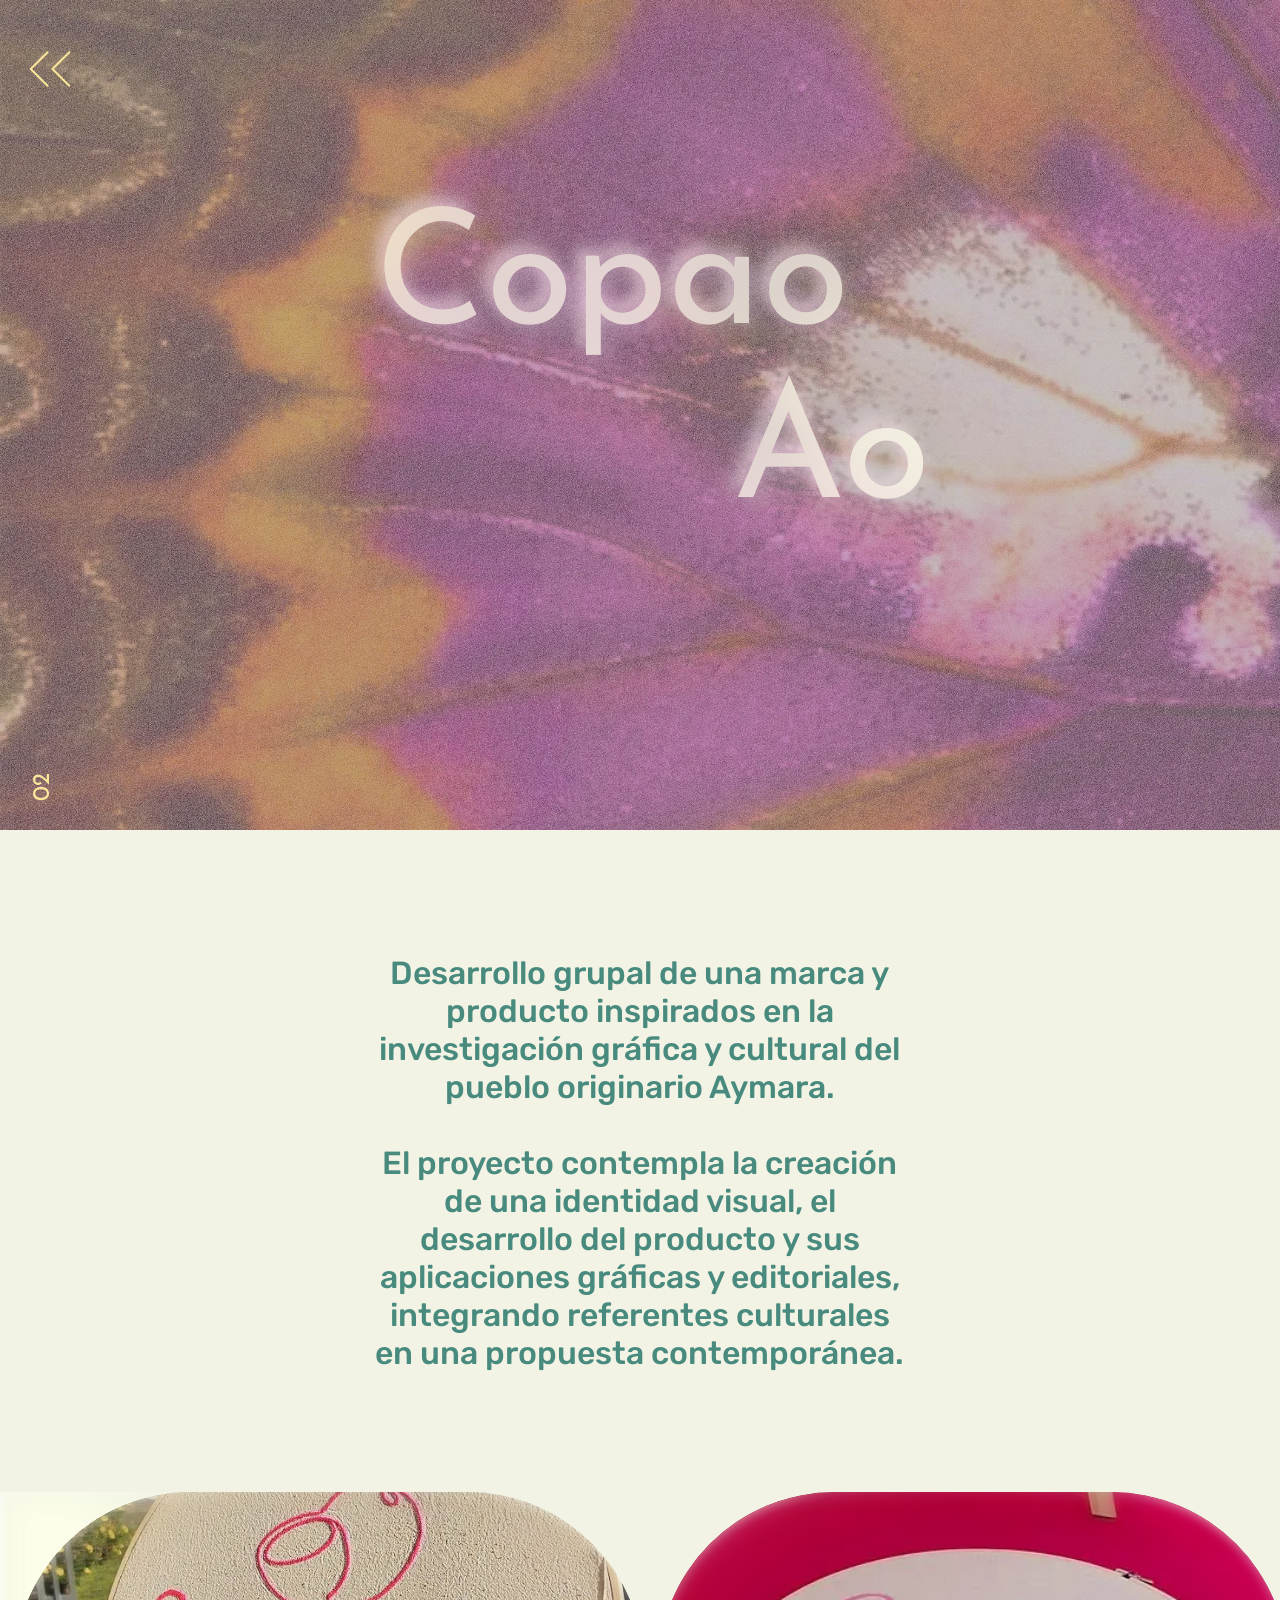
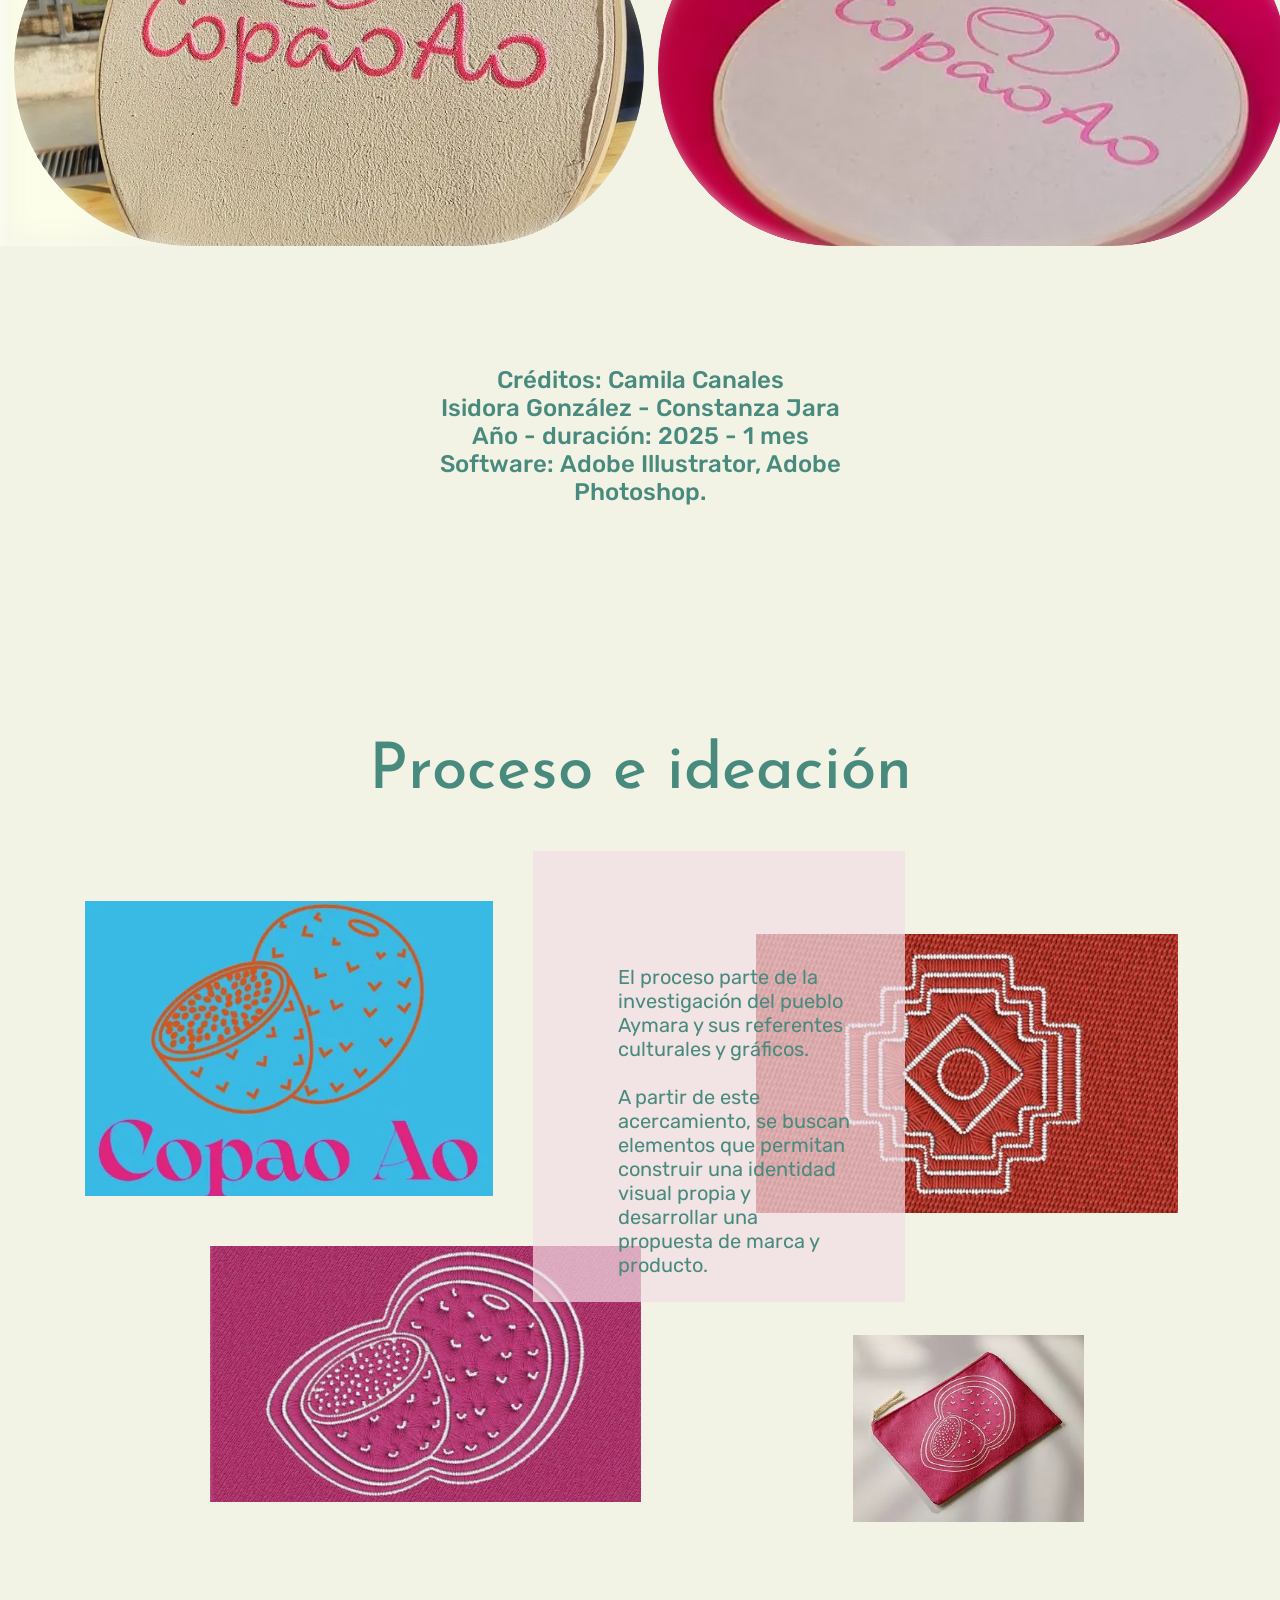
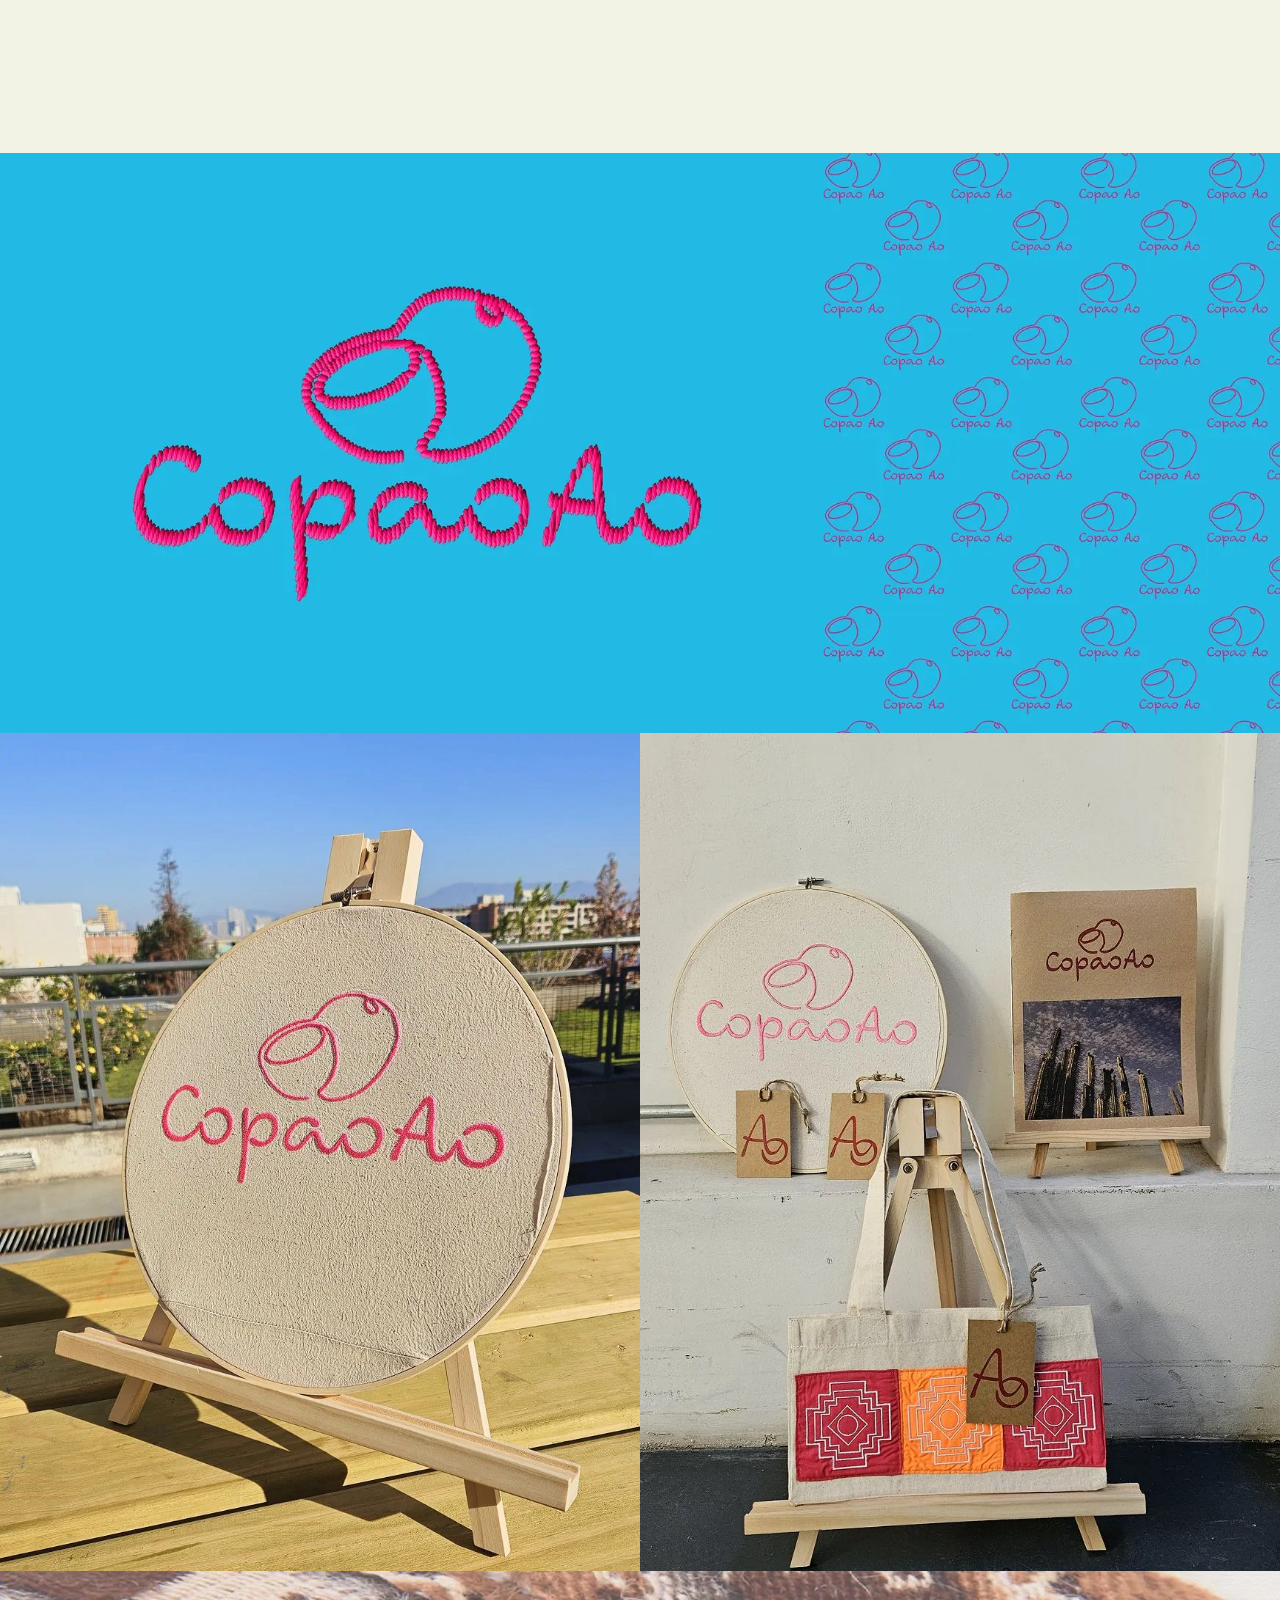
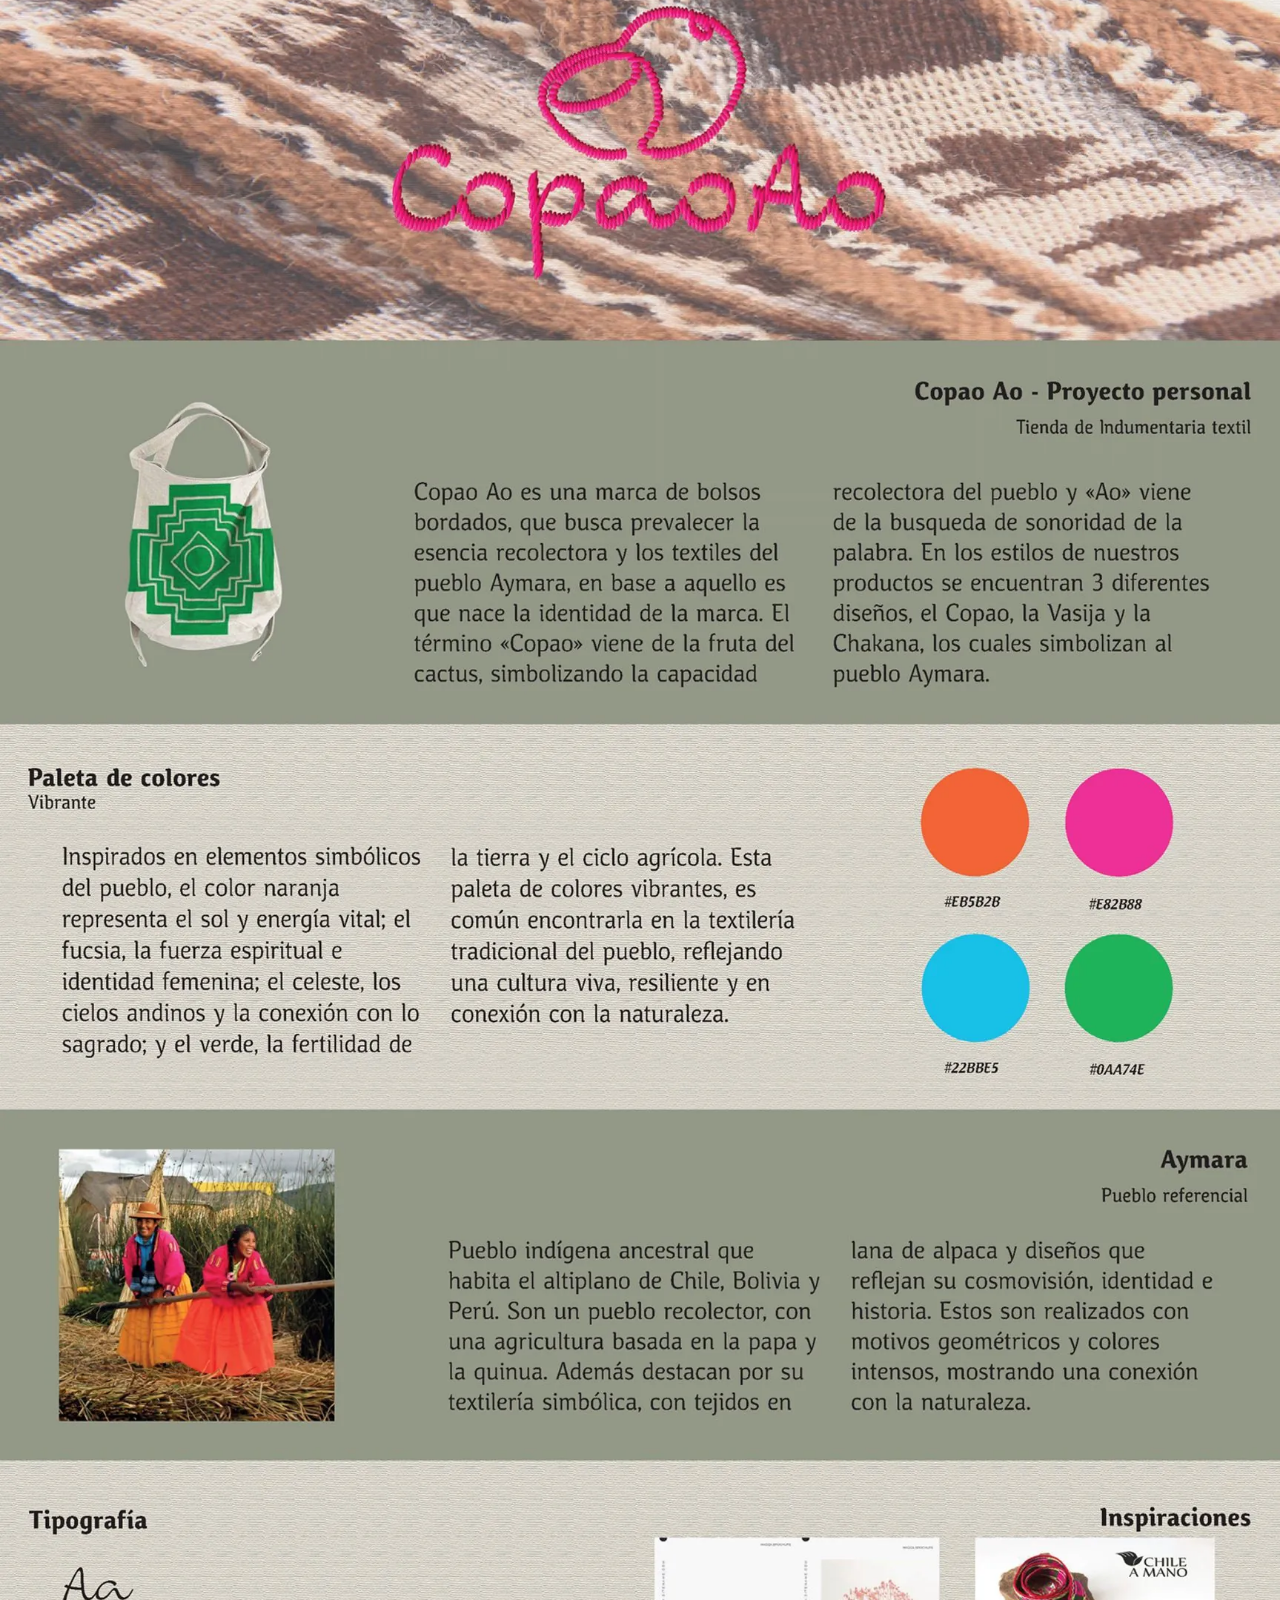
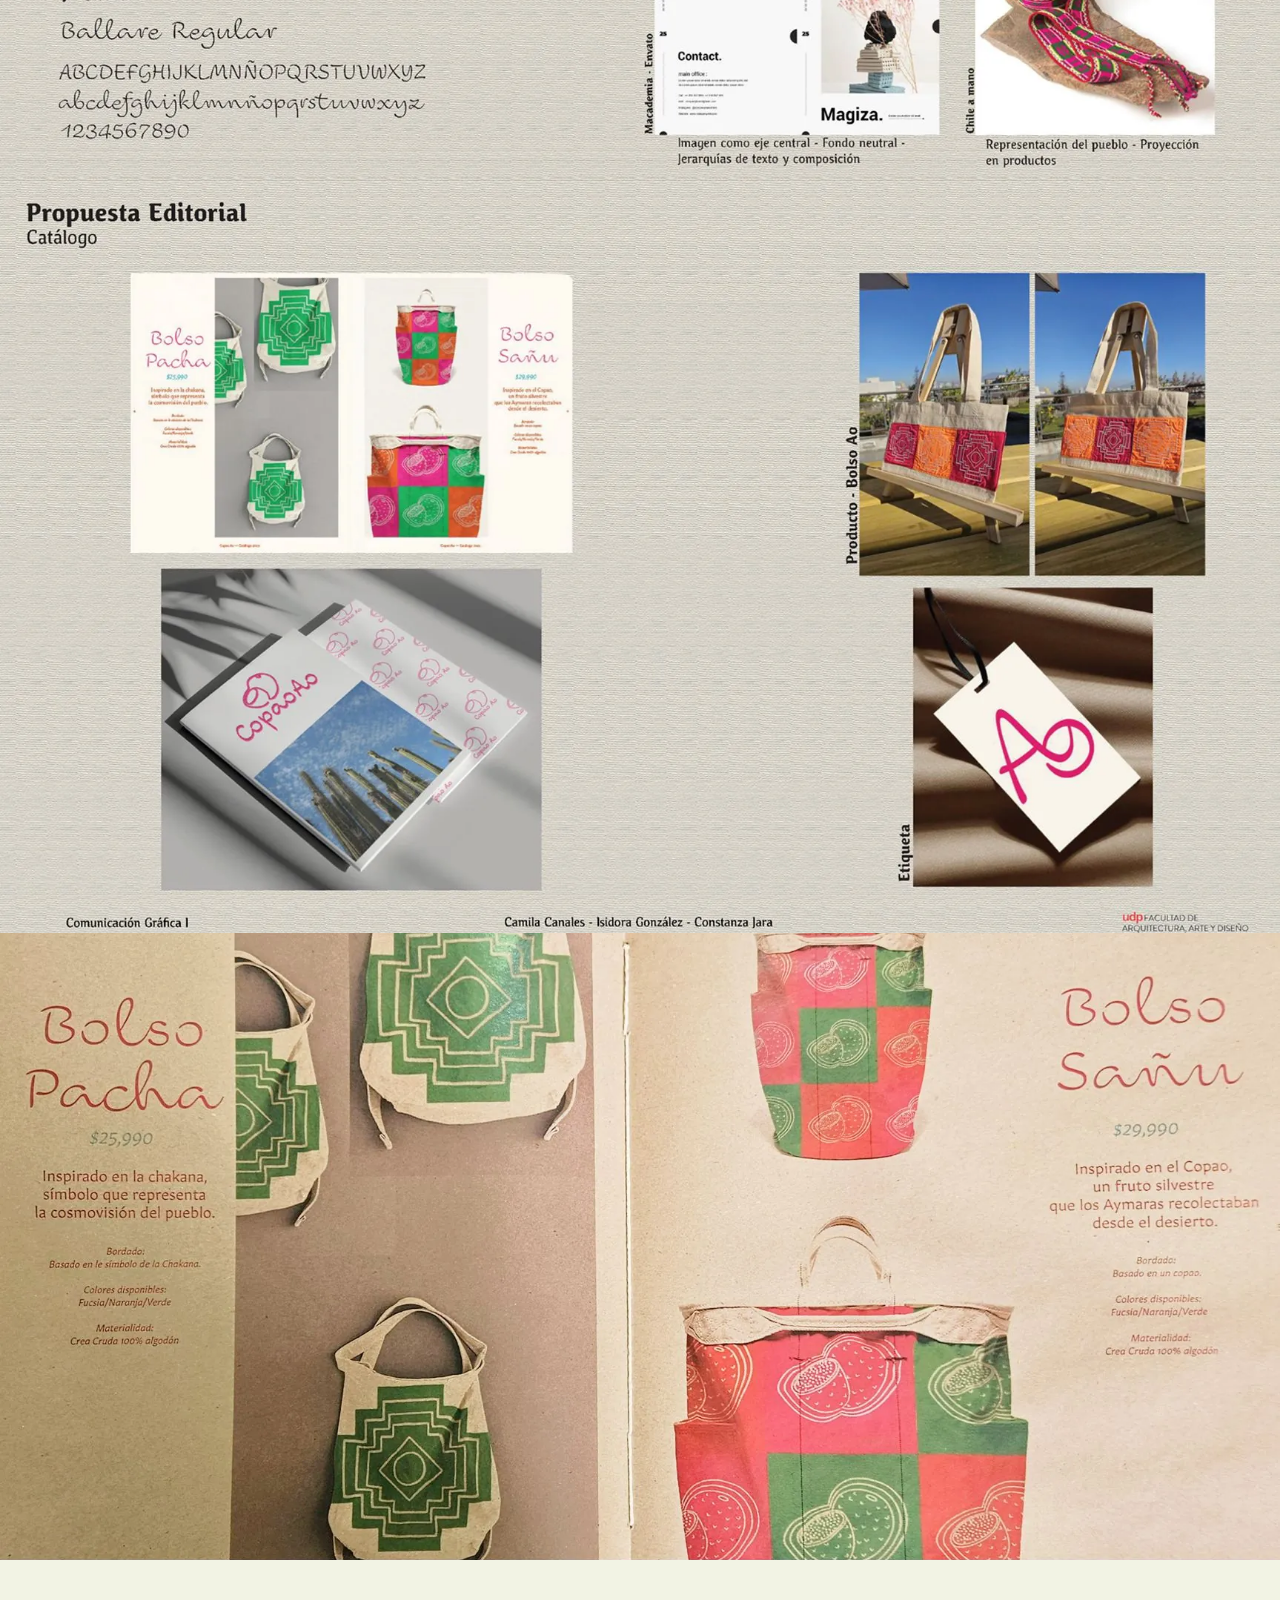
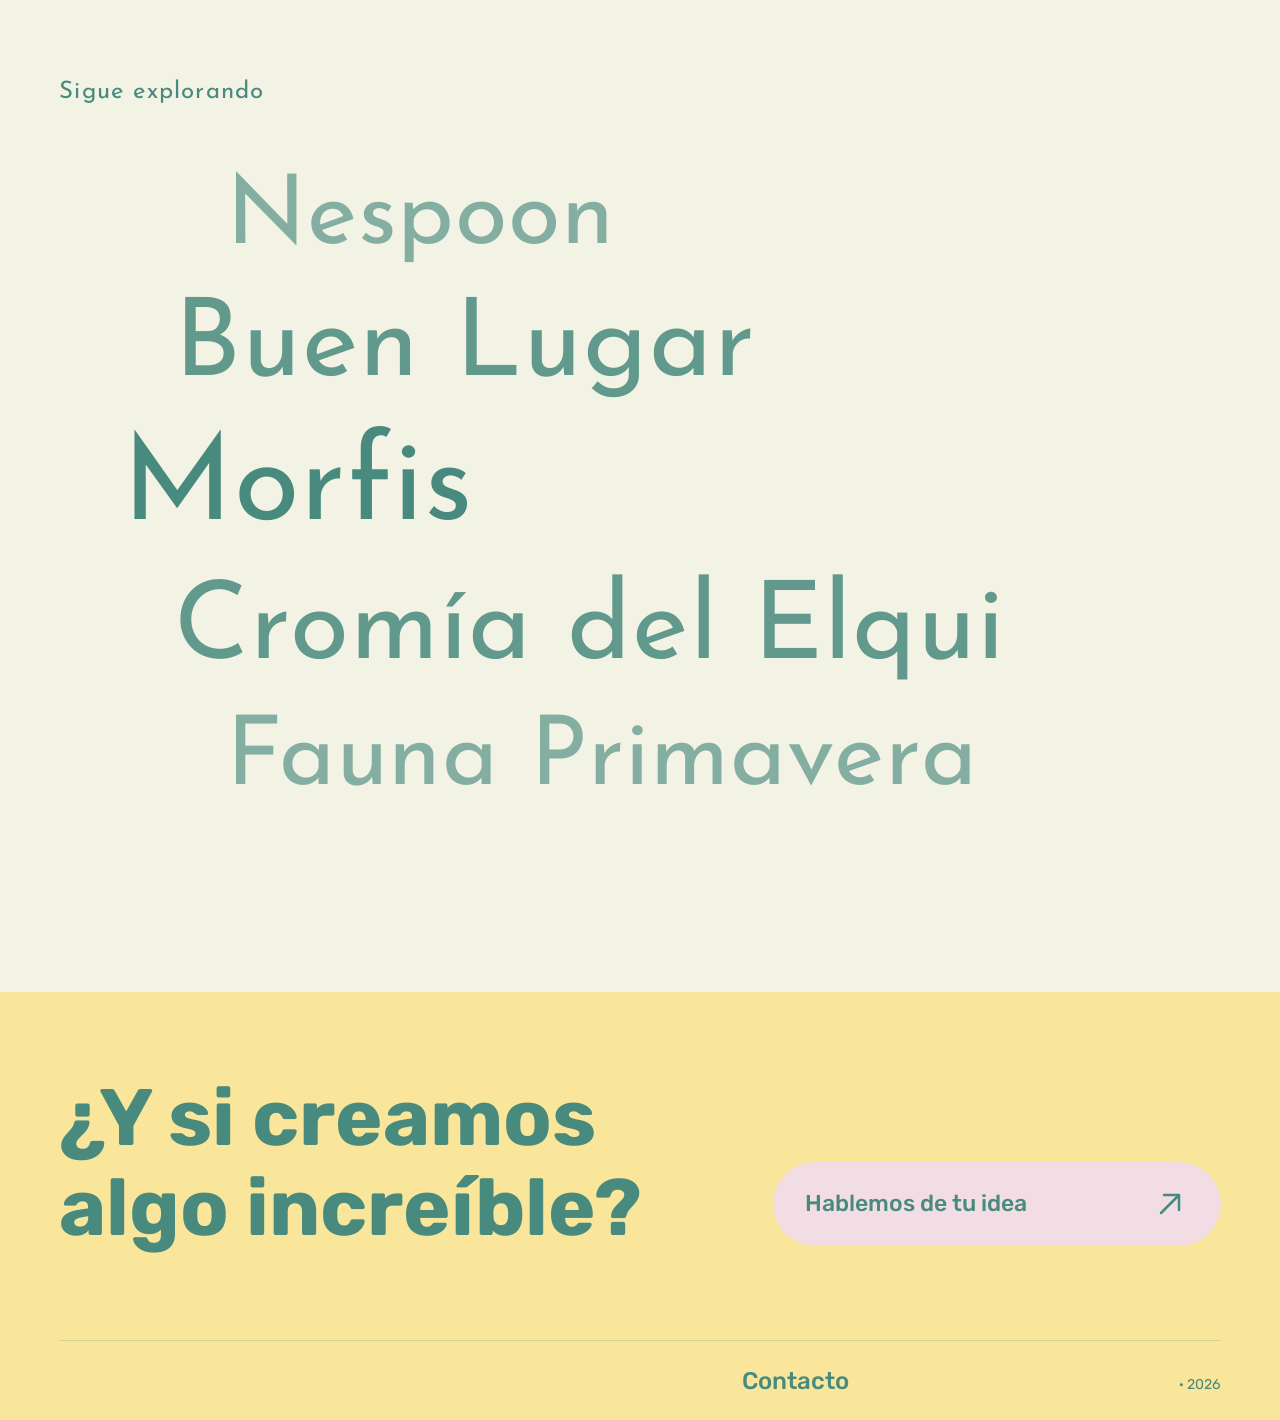
<file: copao-ao.html>
<!DOCTYPE html>
<html lang="es">
<head>
  <meta charset="UTF-8">
  <meta name="viewport" content="width=device-width, initial-scale=1.0">
  <title>Copao Ao · Camila Canales</title>
  <meta name="description" content="Desarrollo grupal de una marca y producto inspirados en la investigación gráfica y cultural del pueblo originario Aymara.">
  <link rel="preconnect" href="https://fonts.googleapis.com">
  <link rel="preconnect" href="https://fonts.gstatic.com" crossorigin>
  <link href="https://fonts.googleapis.com/css2?family=Josefin+Sans:ital,wght@0,400;0,500;0,600;1,500&family=Rubik:ital,wght@0,400;0,500;0,700;1,500&display=swap" rel="stylesheet">
  <link rel="stylesheet" href="css/estilos.css">
</head>
<body>
  <header class="proyecto-portada apilado alas">
    <img class="alas__medio" src="assets/img/copao-ao/portada.jpg" srcset="assets/img/copao-ao/portada-860.webp 860w, assets/img/copao-ao/portada.webp 1728w" sizes="100vw" width="1728" height="1121" alt="" fetchpriority="high" decoding="async">
    <span class="alas__ruido" aria-hidden="true"></span>
    <span class="alas__brillo" aria-hidden="true"></span>
        <div class="proyecto-portada__contenido proyecto-portada__vidrio" style="--desfase: 2.236; --t1: 8.68%; --t2: 2.546%; background-image: url('assets/img/copao-ao/portada-desenfoque.jpg');" aria-hidden="true">
      <span class="volver-espacio"></span>
      <p class="proyecto-portada__titulo"><span>Copao</span><span>Ao</span></p>
    </div>
    <div class="proyecto-portada__contenido" style="--desfase: 2.236; --t1: 8.68%; --t2: 2.546%;">
      <nav aria-label="Volver">
        <a class="volver" href="index.html#trabajos" aria-label="Volver al inicio">
          <img class="volver__icono--normal" src="assets/img/iconos/volver.svg" alt="" width="50" height="50">
          <img class="volver__icono--hover" src="assets/img/iconos/volver-hover.svg" alt="" width="50" height="50">
        </a>
      </nav>
      <h1 class="proyecto-portada__titulo"><span>Copao</span><span>Ao</span></h1>
      <p class="proyecto-portada__numero" aria-label="Proyecto 02">02</p>
    </div>
  </header>

  <main>
    <article>
      <section class="proyecto-intro__descripcion" aria-label="Descripción del proyecto">
        <p>Desarrollo grupal de una marca y producto inspirados en la investigación gráfica y cultural del pueblo originario Aymara.</p>
        <p>El proyecto contempla la creación de una identidad visual, el desarrollo del producto y sus aplicaciones gráficas y editoriales, integrando referentes culturales en una propuesta contemporánea.</p>
      </section>

      <section class="carrusel" aria-label="Imágenes del proyecto">
        <span class="carrusel__union" aria-hidden="true"></span>
        <ul class="carrusel__pista">
        <li class="carrusel__pildora"><img src="assets/img/copao-ao/galeria-2.jpg" srcset="assets/img/copao-ao/galeria-2.webp 872w" sizes="(max-width: 48rem) 9.2rem, 39.4rem" width="872" height="1142" alt="" loading="lazy" decoding="async"><span class="carrusel__vidrio" aria-hidden="true"></span></li>
        <li class="carrusel__pildora"><img src="assets/img/copao-ao/carrusel-1.jpg" srcset="assets/img/copao-ao/carrusel-1.webp 630w" sizes="(max-width: 48rem) 9.2rem, 39.4rem" width="630" height="353" alt="" loading="lazy" decoding="async"><span class="carrusel__vidrio" aria-hidden="true"></span></li>
        <li class="carrusel__pildora"><img src="assets/img/copao-ao/carrusel-2.jpg" srcset="assets/img/copao-ao/carrusel-2.webp 630w" sizes="(max-width: 48rem) 9.2rem, 39.4rem" width="630" height="353" alt="" loading="lazy" decoding="async"><span class="carrusel__vidrio" aria-hidden="true"></span></li>
        <li class="carrusel__pildora"><img src="assets/img/copao-ao/galeria-5.jpg" srcset="assets/img/copao-ao/galeria-5-860.webp 860w, assets/img/copao-ao/galeria-5.webp 1727w" sizes="(max-width: 48rem) 9.2rem, 39.4rem" width="1727" height="848" alt="" loading="lazy" decoding="async"><span class="carrusel__vidrio" aria-hidden="true"></span></li>
        <li class="carrusel__pildora"><img src="assets/img/copao-ao/galeria-3.jpg" srcset="assets/img/copao-ao/galeria-3.webp 864w" sizes="(max-width: 48rem) 9.2rem, 39.4rem" width="864" height="1142" alt="" loading="lazy" decoding="async"><span class="carrusel__vidrio" aria-hidden="true"></span></li>
        <li class="carrusel__pildora"><img src="assets/img/copao-ao/carrusel-1.jpg" srcset="assets/img/copao-ao/carrusel-1.webp 630w" sizes="(max-width: 48rem) 9.2rem, 39.4rem" width="630" height="353" alt="" loading="lazy" decoding="async"><span class="carrusel__vidrio" aria-hidden="true"></span></li>
        <li class="carrusel__pildora"><img src="assets/img/copao-ao/carrusel-2.jpg" srcset="assets/img/copao-ao/carrusel-2.webp 630w" sizes="(max-width: 48rem) 9.2rem, 39.4rem" width="630" height="353" alt="" loading="lazy" decoding="async"><span class="carrusel__vidrio" aria-hidden="true"></span></li>
        <li class="carrusel__pildora"><img src="assets/img/copao-ao/galeria-5.jpg" srcset="assets/img/copao-ao/galeria-5-860.webp 860w, assets/img/copao-ao/galeria-5.webp 1727w" sizes="(max-width: 48rem) 9.2rem, 39.4rem" width="1727" height="848" alt="" loading="lazy" decoding="async"><span class="carrusel__vidrio" aria-hidden="true"></span></li>
        <li class="carrusel__pildora" aria-hidden="true"><img src="assets/img/copao-ao/galeria-2.jpg" srcset="assets/img/copao-ao/galeria-2.webp 872w" sizes="(max-width: 48rem) 9.2rem, 39.4rem" width="872" height="1142" alt="" loading="lazy" decoding="async"><span class="carrusel__vidrio" aria-hidden="true"></span></li>
        <li class="carrusel__pildora" aria-hidden="true"><img src="assets/img/copao-ao/carrusel-1.jpg" srcset="assets/img/copao-ao/carrusel-1.webp 630w" sizes="(max-width: 48rem) 9.2rem, 39.4rem" width="630" height="353" alt="" loading="lazy" decoding="async"><span class="carrusel__vidrio" aria-hidden="true"></span></li>
        <li class="carrusel__pildora" aria-hidden="true"><img src="assets/img/copao-ao/carrusel-2.jpg" srcset="assets/img/copao-ao/carrusel-2.webp 630w" sizes="(max-width: 48rem) 9.2rem, 39.4rem" width="630" height="353" alt="" loading="lazy" decoding="async"><span class="carrusel__vidrio" aria-hidden="true"></span></li>
        <li class="carrusel__pildora" aria-hidden="true"><img src="assets/img/copao-ao/galeria-5.jpg" srcset="assets/img/copao-ao/galeria-5-860.webp 860w, assets/img/copao-ao/galeria-5.webp 1727w" sizes="(max-width: 48rem) 9.2rem, 39.4rem" width="1727" height="848" alt="" loading="lazy" decoding="async"><span class="carrusel__vidrio" aria-hidden="true"></span></li>
        <li class="carrusel__pildora" aria-hidden="true"><img src="assets/img/copao-ao/galeria-3.jpg" srcset="assets/img/copao-ao/galeria-3.webp 864w" sizes="(max-width: 48rem) 9.2rem, 39.4rem" width="864" height="1142" alt="" loading="lazy" decoding="async"><span class="carrusel__vidrio" aria-hidden="true"></span></li>
        <li class="carrusel__pildora" aria-hidden="true"><img src="assets/img/copao-ao/carrusel-1.jpg" srcset="assets/img/copao-ao/carrusel-1.webp 630w" sizes="(max-width: 48rem) 9.2rem, 39.4rem" width="630" height="353" alt="" loading="lazy" decoding="async"><span class="carrusel__vidrio" aria-hidden="true"></span></li>
        <li class="carrusel__pildora" aria-hidden="true"><img src="assets/img/copao-ao/carrusel-2.jpg" srcset="assets/img/copao-ao/carrusel-2.webp 630w" sizes="(max-width: 48rem) 9.2rem, 39.4rem" width="630" height="353" alt="" loading="lazy" decoding="async"><span class="carrusel__vidrio" aria-hidden="true"></span></li>
        <li class="carrusel__pildora" aria-hidden="true"><img src="assets/img/copao-ao/galeria-5.jpg" srcset="assets/img/copao-ao/galeria-5-860.webp 860w, assets/img/copao-ao/galeria-5.webp 1727w" sizes="(max-width: 48rem) 9.2rem, 39.4rem" width="1727" height="848" alt="" loading="lazy" decoding="async"><span class="carrusel__vidrio" aria-hidden="true"></span></li>
        </ul>
      </section>

      <dl class="proyecto-intro__creditos" style="--ancho-creditos: 25.5625rem;" aria-label="Ficha del proyecto">
        <div><dt>Créditos:</dt> <dd>Camila Canales <br>Isidora González - Constanza Jara</dd></div>
        <div><dt>Año - duración:</dt> <dd>2025 - 1 mes</dd></div>
        <div><dt>Software:</dt> <dd>Adobe Illustrator, Adobe Photoshop.</dd></div>
      </dl>

      <section class="proceso" aria-labelledby="proceso-titulo">
        <h2 class="proceso__titulo" id="proceso-titulo">Proceso e ideación</h2>
        <div class="collage">
          <figure class="collage__izquierda">
            <img class="collage__img-a" src="assets/img/copao-ao/proceso-1.jpg" srcset="assets/img/copao-ao/proceso-1.webp 551w" sizes="34vw" width="551" height="411" alt="" loading="lazy" decoding="async">
            <img class="collage__img-b" src="assets/img/copao-ao/proceso-2.jpg" srcset="assets/img/copao-ao/proceso-2.webp 582w" sizes="34vw" width="582" height="345" alt="" loading="lazy" decoding="async">
          </figure>
          <aside class="collage__nota"><p>El proceso parte de la investigación del pueblo Aymara y sus referentes culturales y gráficos.</p><p>A partir de este acercamiento, se buscan elementos que permitan construir una identidad visual propia y desarrollar una propuesta de marca y producto.</p></aside>
          <figure class="collage__derecha">
            <img class="collage__img-c" src="assets/img/copao-ao/proceso-3.jpg" srcset="assets/img/copao-ao/proceso-3.webp 571w" sizes="34vw" width="571" height="377" alt="" loading="lazy" decoding="async">
            <img class="collage__img-d" src="assets/img/copao-ao/proceso-4.jpg" srcset="assets/img/copao-ao/proceso-4.webp 313w" sizes="34vw" width="313" height="253" alt="" loading="lazy" decoding="async">
          </figure>
        </div>
      </section>

      <section class="galeria" aria-label="Resultado final">
      <figure class="galeria__fila"><img src="assets/img/copao-ao/galeria-1.jpg" srcset="assets/img/copao-ao/galeria-1-860.webp 860w, assets/img/copao-ao/galeria-1.webp 1728w" sizes="100vw" width="1728" height="782" alt="" style="aspect-ratio: 1728 / 782;" loading="lazy" decoding="async"></figure>
      <figure class="galeria__fila"><img src="assets/img/copao-ao/galeria-2.jpg" srcset="assets/img/copao-ao/galeria-2.webp 872w" sizes="50vw" width="872" height="1142" alt="" style="aspect-ratio: 872 / 1142;" loading="lazy" decoding="async"><img src="assets/img/copao-ao/galeria-3.jpg" srcset="assets/img/copao-ao/galeria-3.webp 864w" sizes="50vw" width="864" height="1142" alt="" style="aspect-ratio: 872 / 1142;" loading="lazy" decoding="async"></figure>
      <figure class="galeria__fila"><img src="assets/img/copao-ao/galeria-4.jpg" srcset="assets/img/copao-ao/galeria-4-860.webp 860w, assets/img/copao-ao/galeria-4.webp 1727w" sizes="100vw" width="1727" height="3465" alt="" style="aspect-ratio: 1731 / 3465;" loading="lazy" decoding="async"></figure>
      <figure class="galeria__fila"><img src="assets/img/copao-ao/galeria-5.jpg" srcset="assets/img/copao-ao/galeria-5-860.webp 860w, assets/img/copao-ao/galeria-5.webp 1727w" sizes="100vw" width="1727" height="848" alt="" style="aspect-ratio: 1728 / 847;" loading="lazy" decoding="async"></figure>
      </section>
    </article>

    <nav class="explorar" aria-labelledby="explorar-titulo">
      <h2 class="explorar__titulo" id="explorar-titulo">Sigue explorando</h2>
      <ul class="rueda" data-rueda>
        <li class="rueda__item"><a class="rueda__enlace" href="nespoon.html">Nespoon</a></li>
        <li class="rueda__item"><a class="rueda__enlace" href="buen-lugar.html">Buen Lugar</a></li>
        <li class="rueda__item"><a class="rueda__enlace" href="morfis.html">Morfis</a></li>
        <li class="rueda__item"><a class="rueda__enlace" href="cromia-del-elqui.html">Cromía del Elqui</a></li>
        <li class="rueda__item"><a class="rueda__enlace" href="fauna-primavera.html">Fauna Primavera</a></li>
      </ul>
    </nav>
  </main>

  <footer class="pie pie--amarillo">
    <section class="pie__invitacion" aria-labelledby="pie-titulo">
      <h2 class="pie__titulo" id="pie-titulo">¿Y si creamos<br>algo increíble?</h2>
      <button class="boton-contacto" type="button" data-abrir-contacto>
        Hablemos de tu idea
        <img src="assets/img/iconos/flecha.svg" alt="" width="40" height="40">
      </button>
    </section>
    <hr class="pie__separador">
    <div class="pie__firma">
      <button class="pie__contacto" type="button" data-abrir-contacto>Contacto</button>
      <p class="pie__creditos"><small>· 2026</small></p>
    </div>
  </footer>

  <dialog class="tarjeta-contacto" id="contacto" aria-labelledby="contacto-titulo">
    <button class="tarjeta-contacto__cerrar" type="button" data-cerrar-contacto aria-label="Cerrar contacto">×</button>
    <h2 class="tarjeta-contacto__titulo" id="contacto-titulo">Hagamos que<br>suceda.</h2>
    <p class="tarjeta-contacto__texto">Cuéntame tu idea, qué necesitas y cuándo te gustaría empezar.</p>
    <button class="tarjeta-contacto__correo copiable" type="button" data-copiar="mila.visuall.design@gmail.com" aria-label="Copiar correo mila.visuall.design@gmail.com">mila.visuall.design@gmail.com</button>
  </dialog>

  <script src="js/main.js"></script>
</body>
</html>
</file>
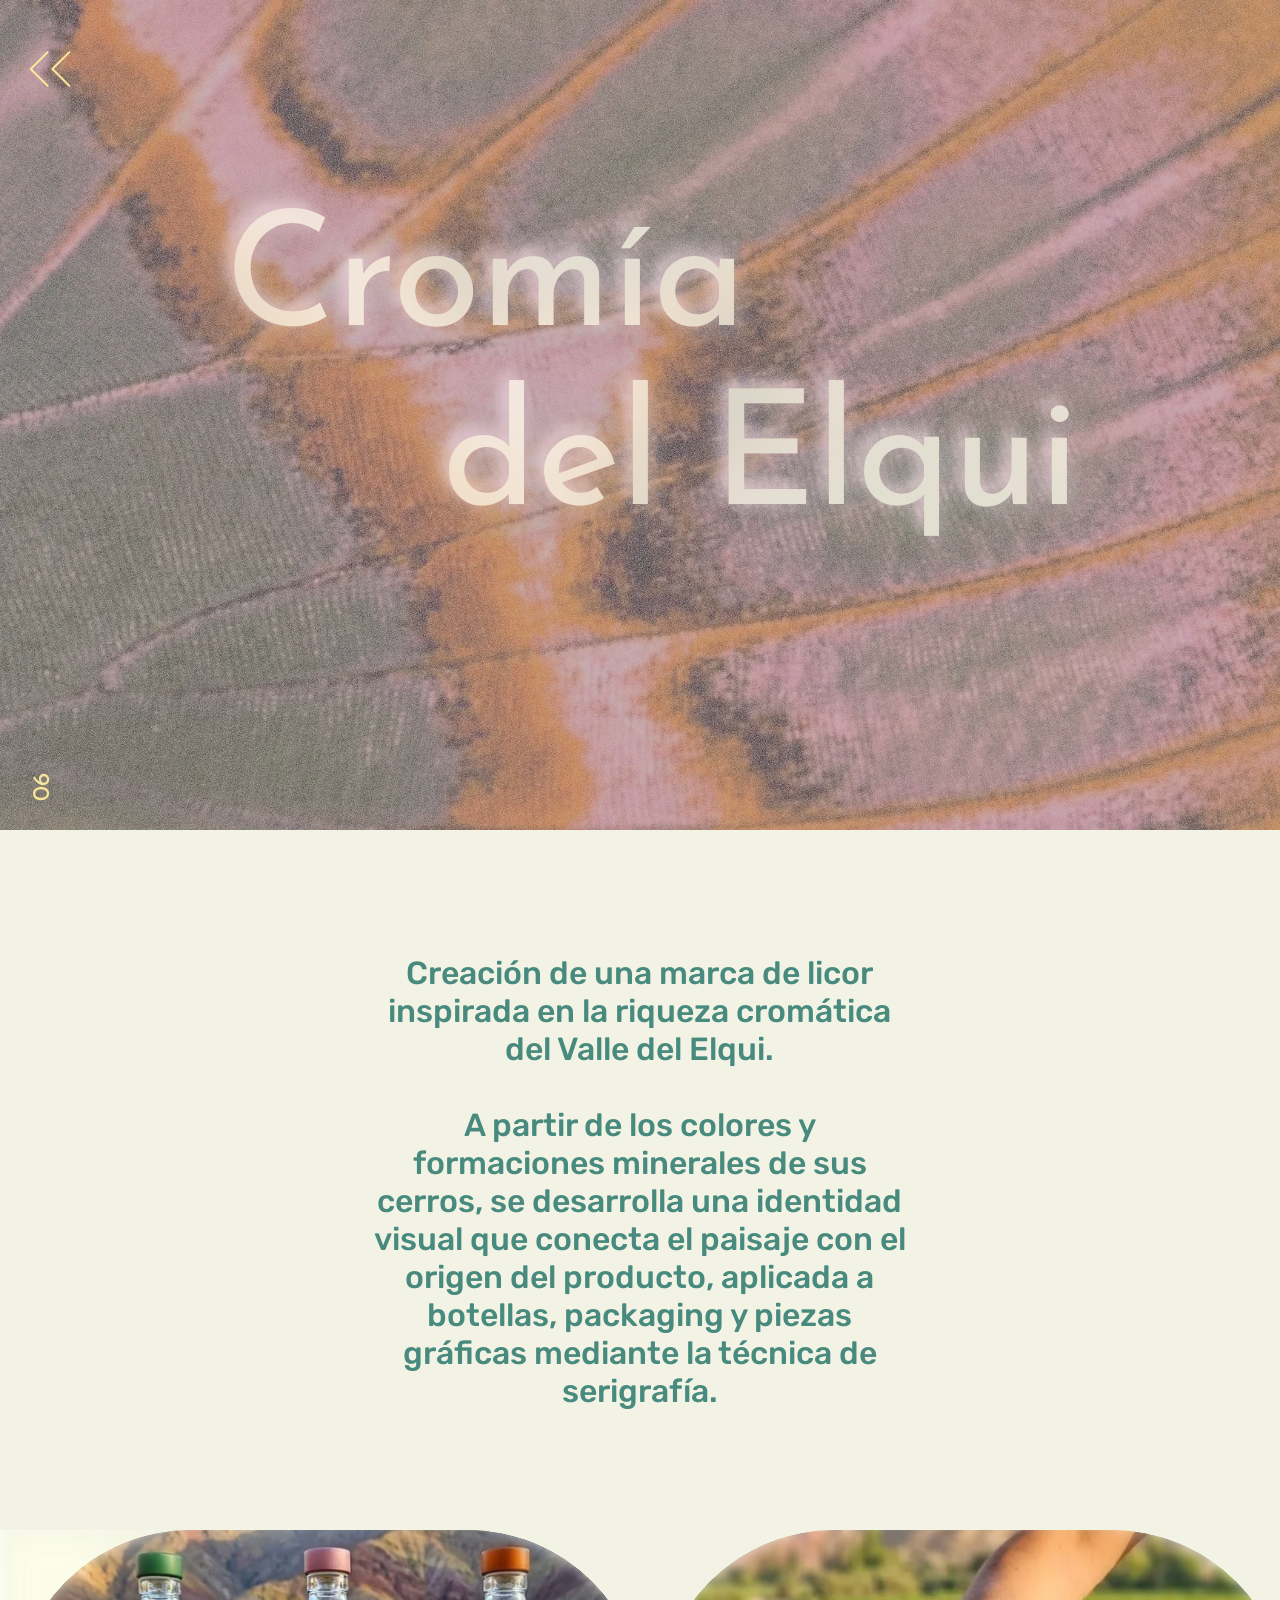
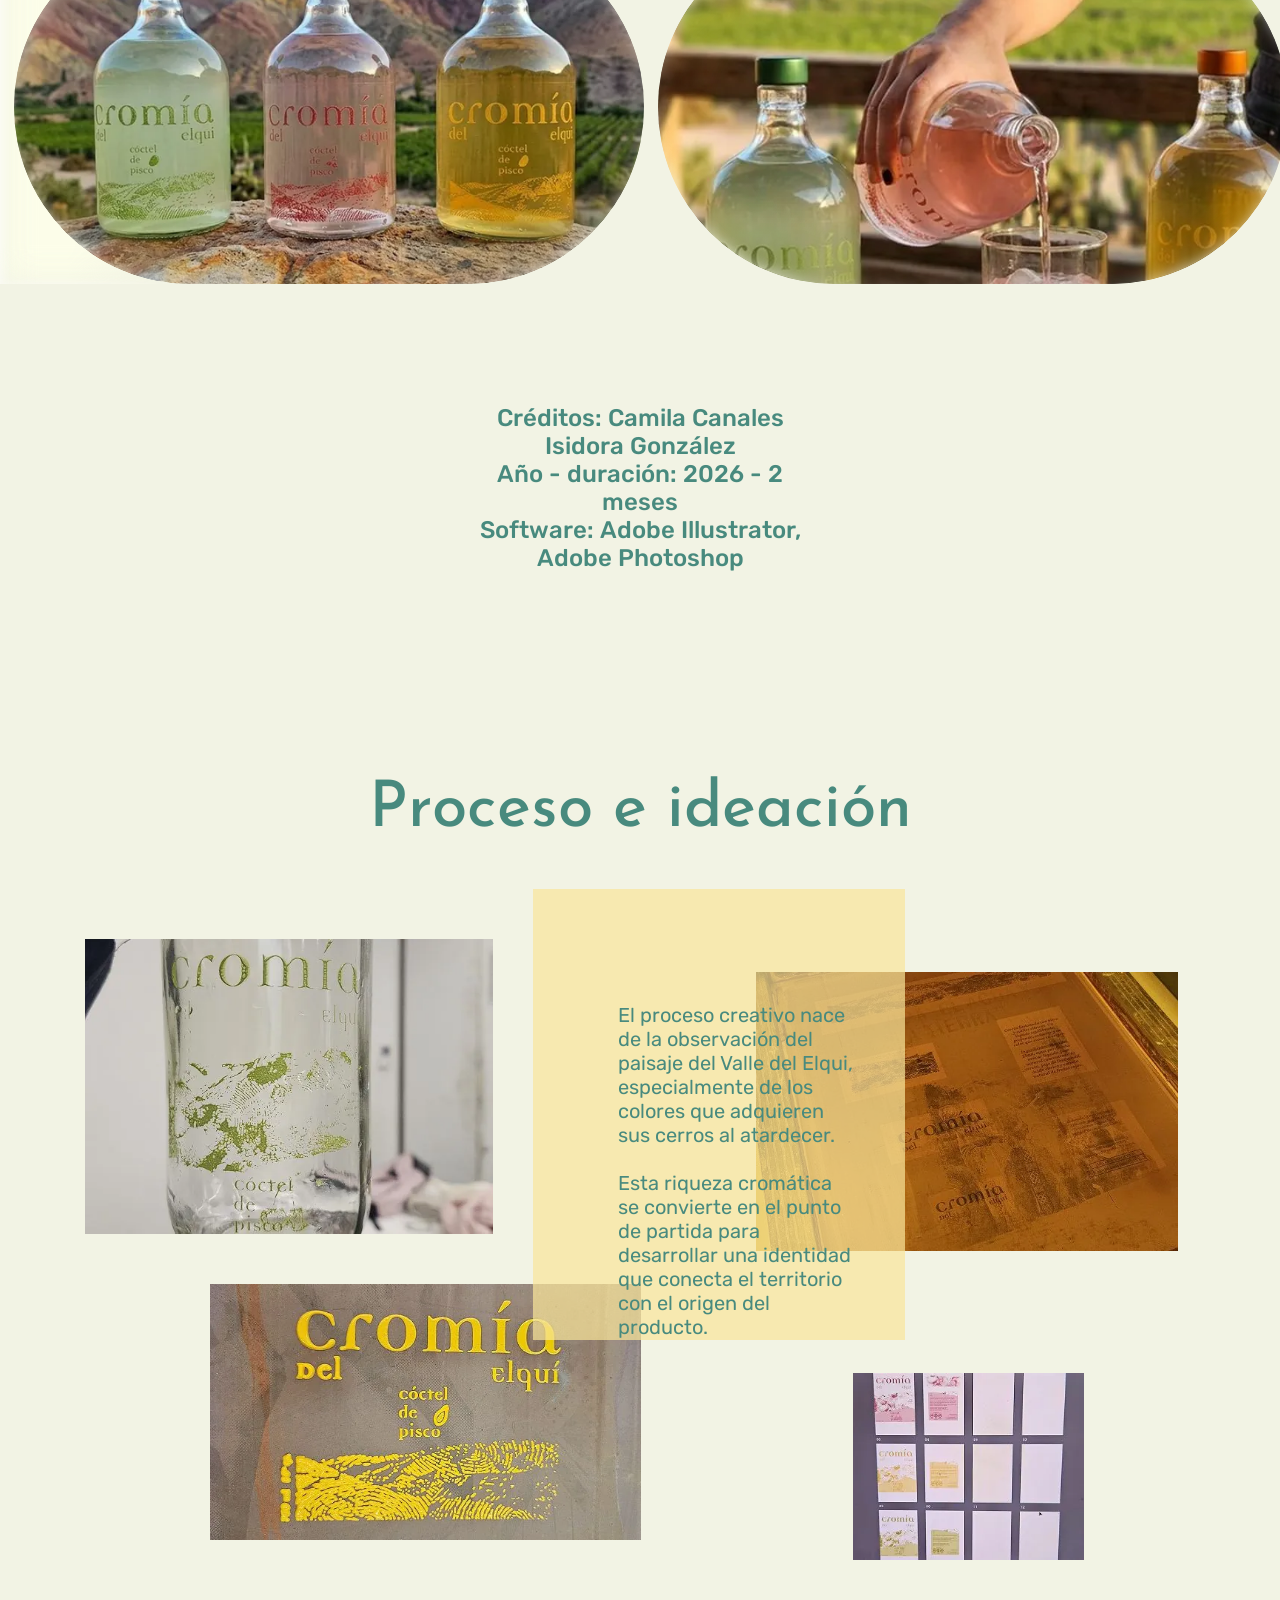
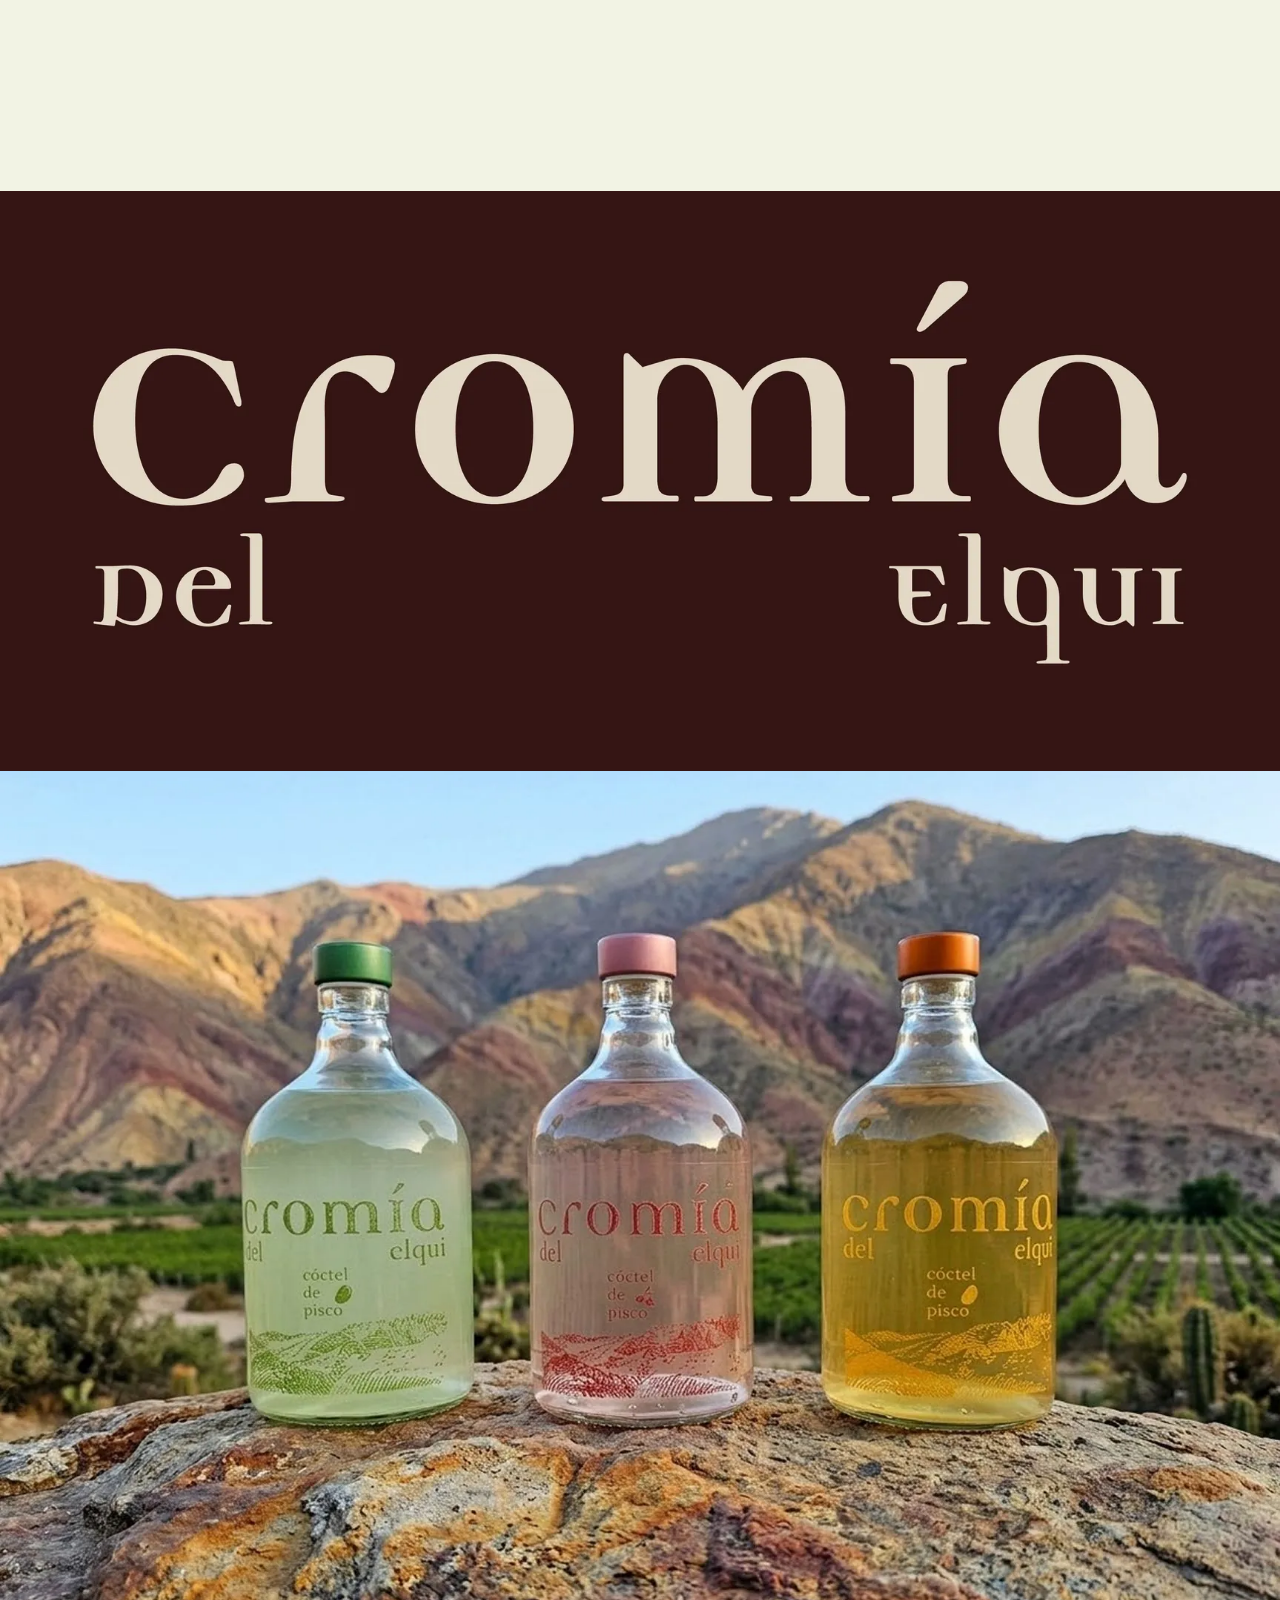
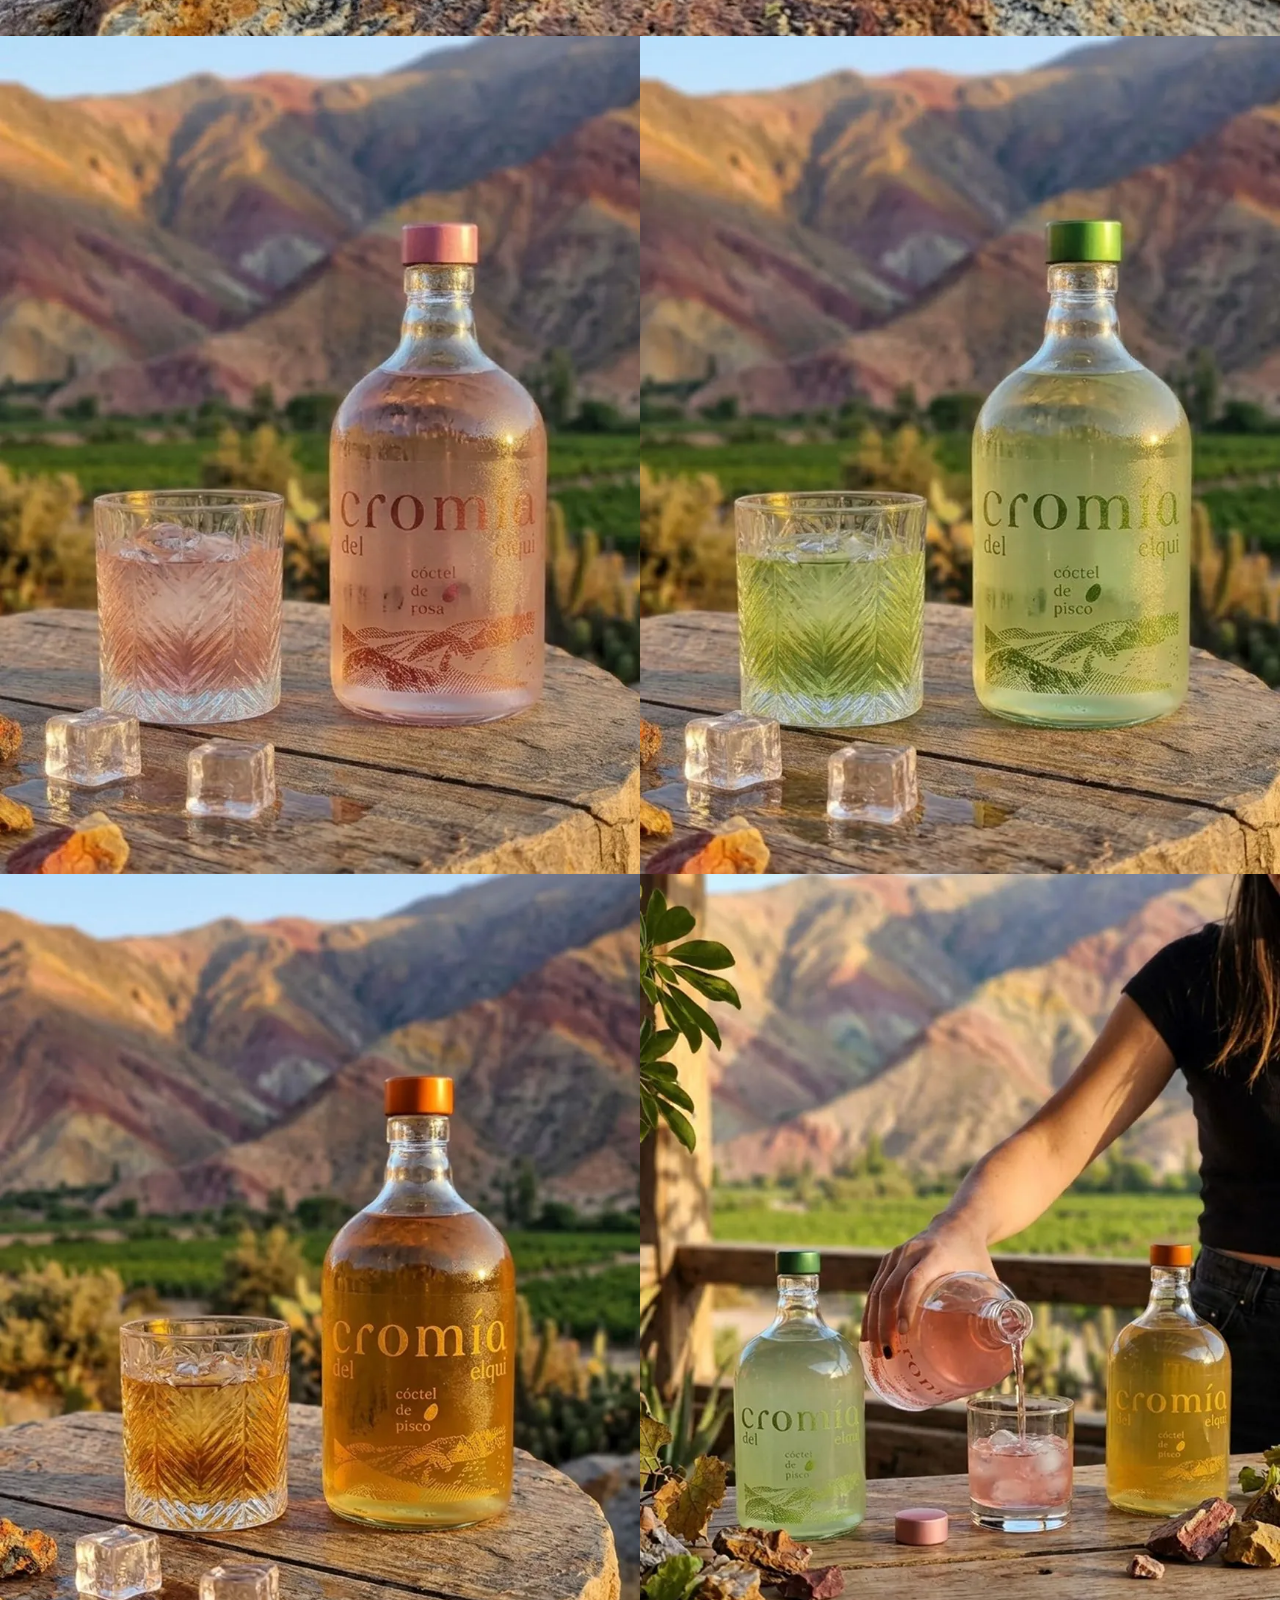
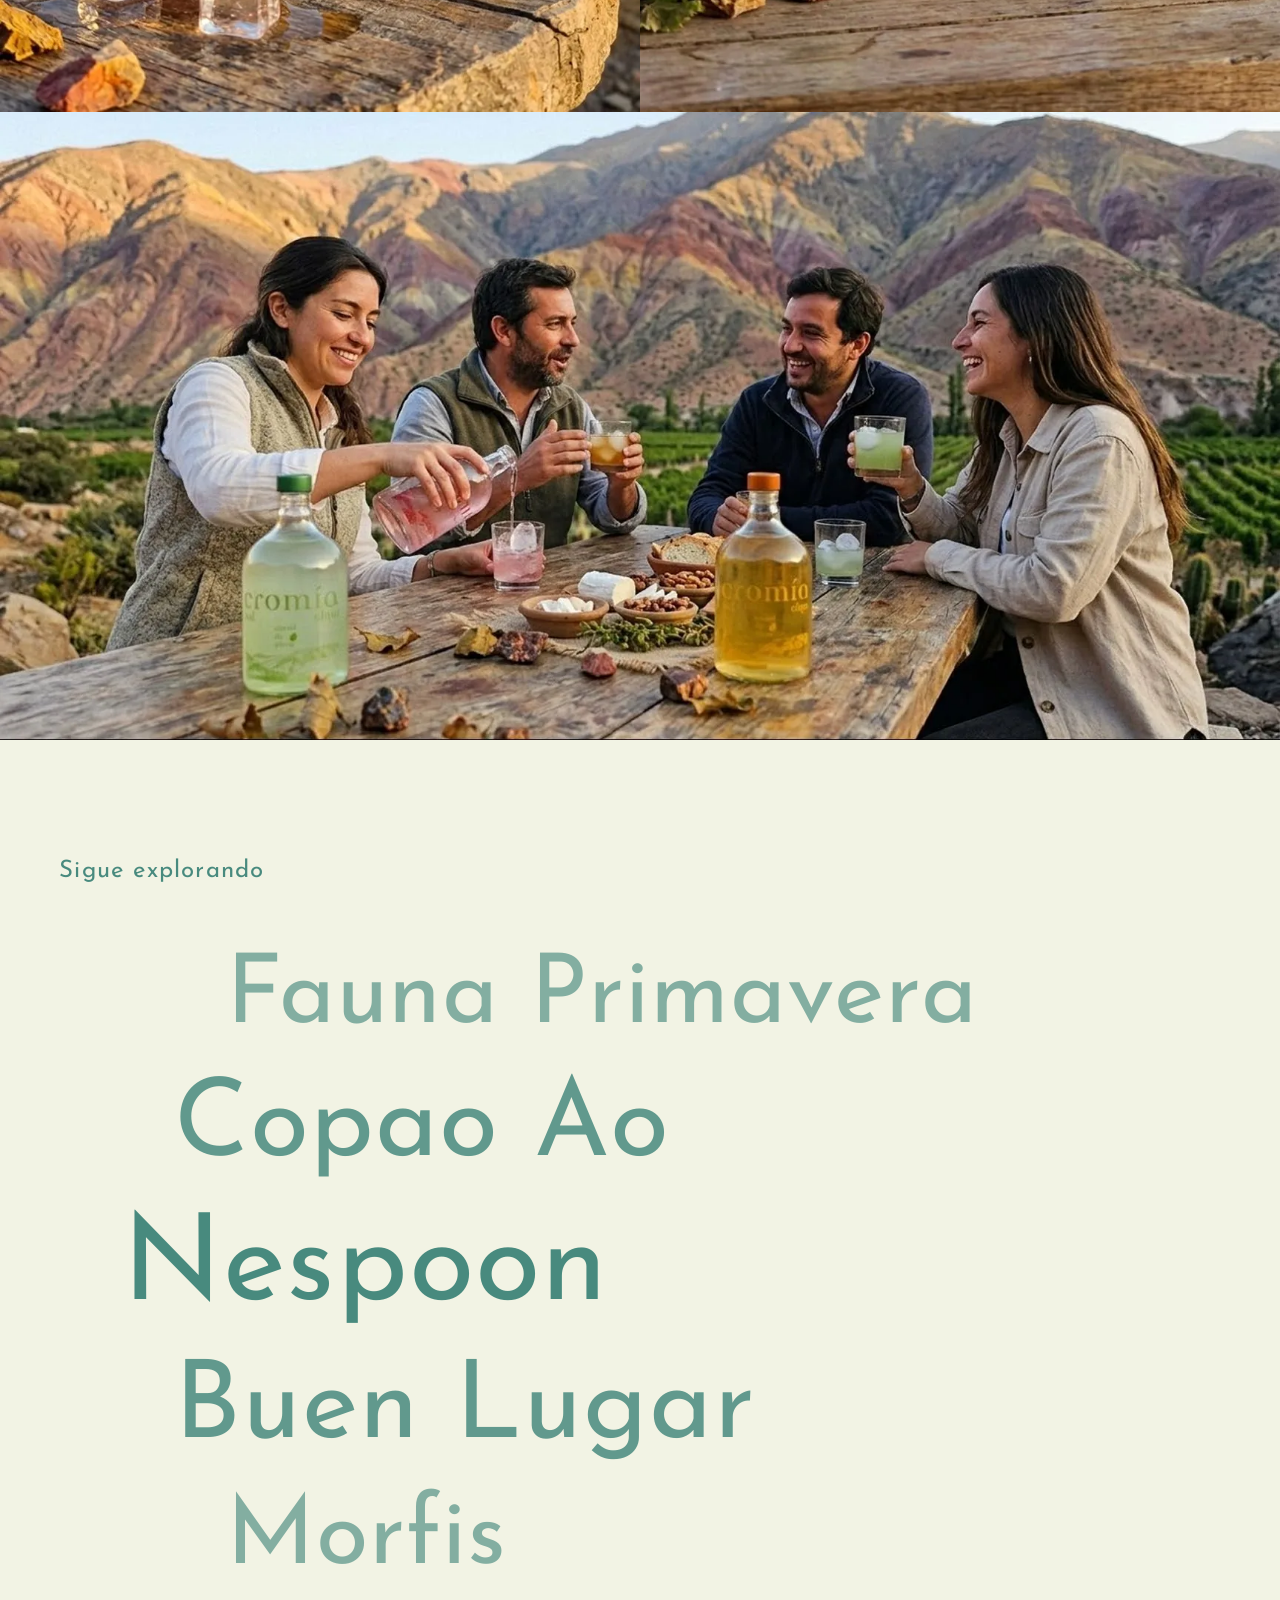
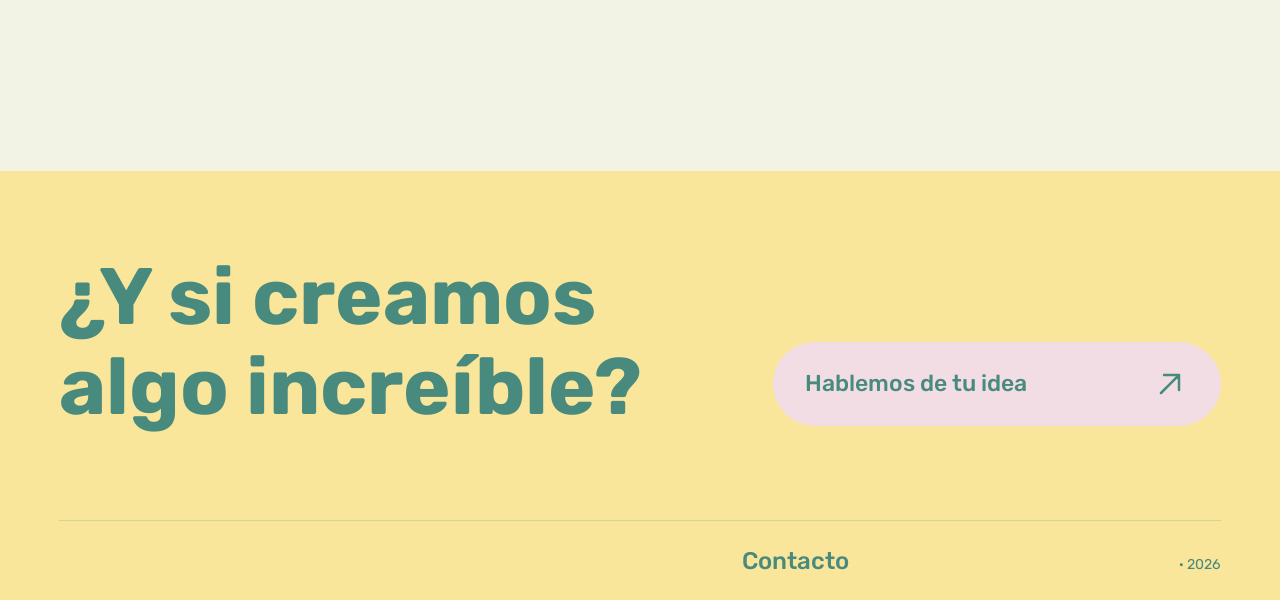
<file: cromia-del-elqui.html>
<!DOCTYPE html>
<html lang="es">
<head>
  <meta charset="UTF-8">
  <meta name="viewport" content="width=device-width, initial-scale=1.0">
  <title>Cromía del Elqui · Camila Canales</title>
  <meta name="description" content="Creación de una marca de licor inspirada en la riqueza cromática del Valle del Elqui.">
  <link rel="preconnect" href="https://fonts.googleapis.com">
  <link rel="preconnect" href="https://fonts.gstatic.com" crossorigin>
  <link href="https://fonts.googleapis.com/css2?family=Josefin+Sans:ital,wght@0,400;0,500;0,600;1,500&family=Rubik:ital,wght@0,400;0,500;0,700;1,500&display=swap" rel="stylesheet">
  <link rel="stylesheet" href="css/estilos.css">
</head>
<body>
  <header class="proyecto-portada apilado alas">
    <img class="alas__medio" src="assets/img/cromia-del-elqui/portada.jpg" srcset="assets/img/cromia-del-elqui/portada-860.webp 860w, assets/img/cromia-del-elqui/portada.webp 1728w" sizes="100vw" width="1728" height="1121" alt="" fetchpriority="high" decoding="async">
    <span class="alas__ruido" aria-hidden="true"></span>
    <span class="alas__brillo" aria-hidden="true"></span>
        <div class="proyecto-portada__contenido proyecto-portada__vidrio" style="--desfase: 1.361; --t1: 8.854%; --t2: 2.199%; background-image: url('assets/img/cromia-del-elqui/portada-desenfoque.jpg');" aria-hidden="true">
      <span class="volver-espacio"></span>
      <p class="proyecto-portada__titulo"><span>Cromía</span><span>del Elqui</span></p>
    </div>
    <div class="proyecto-portada__contenido" style="--desfase: 1.361; --t1: 8.854%; --t2: 2.199%;">
      <nav aria-label="Volver">
        <a class="volver" href="index.html#trabajos" aria-label="Volver al inicio">
          <img class="volver__icono--normal" src="assets/img/iconos/volver.svg" alt="" width="50" height="50">
          <img class="volver__icono--hover" src="assets/img/iconos/volver-hover.svg" alt="" width="50" height="50">
        </a>
      </nav>
      <h1 class="proyecto-portada__titulo"><span>Cromía</span><span>del Elqui</span></h1>
      <p class="proyecto-portada__numero" aria-label="Proyecto 06">06</p>
    </div>
  </header>

  <main>
    <article>
      <section class="proyecto-intro__descripcion" aria-label="Descripción del proyecto">
        <p>Creación de una marca de licor inspirada en la riqueza cromática del Valle del Elqui.</p>
        <p>A partir de los colores y formaciones minerales de sus cerros, se desarrolla una identidad visual que conecta el paisaje con el origen del producto, aplicada a botellas, packaging y piezas gráficas mediante la técnica de serigrafía.</p>
      </section>

      <section class="carrusel" aria-label="Imágenes del proyecto">
        <span class="carrusel__union" aria-hidden="true"></span>
        <ul class="carrusel__pista">
        <li class="carrusel__pildora"><img src="assets/img/cromia-del-elqui/galeria-2.jpg" srcset="assets/img/cromia-del-elqui/galeria-2-860.webp 860w, assets/img/cromia-del-elqui/galeria-2.webp 1727w" sizes="(max-width: 48rem) 9.2rem, 39.4rem" width="1727" height="1173" alt="" loading="lazy" decoding="async"><span class="carrusel__vidrio" aria-hidden="true"></span></li>
        <li class="carrusel__pildora"><img src="assets/img/cromia-del-elqui/galeria-6.jpg" srcset="assets/img/cromia-del-elqui/galeria-6.webp 864w" sizes="(max-width: 48rem) 9.2rem, 39.4rem" width="864" height="1142" alt="" loading="lazy" decoding="async"><span class="carrusel__vidrio" aria-hidden="true"></span></li>
        <li class="carrusel__pildora"><img src="assets/img/cromia-del-elqui/galeria-7.jpg" srcset="assets/img/cromia-del-elqui/galeria-7-860.webp 860w, assets/img/cromia-del-elqui/galeria-7.webp 1728w" sizes="(max-width: 48rem) 9.2rem, 39.4rem" width="1728" height="848" alt="" loading="lazy" decoding="async"><span class="carrusel__vidrio" aria-hidden="true"></span></li>
        <li class="carrusel__pildora"><img src="assets/img/cromia-del-elqui/galeria-2.jpg" srcset="assets/img/cromia-del-elqui/galeria-2-860.webp 860w, assets/img/cromia-del-elqui/galeria-2.webp 1727w" sizes="(max-width: 48rem) 9.2rem, 39.4rem" width="1727" height="1173" alt="" loading="lazy" decoding="async"><span class="carrusel__vidrio" aria-hidden="true"></span></li>
        <li class="carrusel__pildora"><img src="assets/img/cromia-del-elqui/galeria-6.jpg" srcset="assets/img/cromia-del-elqui/galeria-6.webp 864w" sizes="(max-width: 48rem) 9.2rem, 39.4rem" width="864" height="1142" alt="" loading="lazy" decoding="async"><span class="carrusel__vidrio" aria-hidden="true"></span></li>
        <li class="carrusel__pildora"><img src="assets/img/cromia-del-elqui/galeria-7.jpg" srcset="assets/img/cromia-del-elqui/galeria-7-860.webp 860w, assets/img/cromia-del-elqui/galeria-7.webp 1728w" sizes="(max-width: 48rem) 9.2rem, 39.4rem" width="1728" height="848" alt="" loading="lazy" decoding="async"><span class="carrusel__vidrio" aria-hidden="true"></span></li>
        <li class="carrusel__pildora"><img src="assets/img/cromia-del-elqui/galeria-2.jpg" srcset="assets/img/cromia-del-elqui/galeria-2-860.webp 860w, assets/img/cromia-del-elqui/galeria-2.webp 1727w" sizes="(max-width: 48rem) 9.2rem, 39.4rem" width="1727" height="1173" alt="" loading="lazy" decoding="async"><span class="carrusel__vidrio" aria-hidden="true"></span></li>
        <li class="carrusel__pildora"><img src="assets/img/cromia-del-elqui/galeria-6.jpg" srcset="assets/img/cromia-del-elqui/galeria-6.webp 864w" sizes="(max-width: 48rem) 9.2rem, 39.4rem" width="864" height="1142" alt="" loading="lazy" decoding="async"><span class="carrusel__vidrio" aria-hidden="true"></span></li>
        <li class="carrusel__pildora" aria-hidden="true"><img src="assets/img/cromia-del-elqui/galeria-2.jpg" srcset="assets/img/cromia-del-elqui/galeria-2-860.webp 860w, assets/img/cromia-del-elqui/galeria-2.webp 1727w" sizes="(max-width: 48rem) 9.2rem, 39.4rem" width="1727" height="1173" alt="" loading="lazy" decoding="async"><span class="carrusel__vidrio" aria-hidden="true"></span></li>
        <li class="carrusel__pildora" aria-hidden="true"><img src="assets/img/cromia-del-elqui/galeria-6.jpg" srcset="assets/img/cromia-del-elqui/galeria-6.webp 864w" sizes="(max-width: 48rem) 9.2rem, 39.4rem" width="864" height="1142" alt="" loading="lazy" decoding="async"><span class="carrusel__vidrio" aria-hidden="true"></span></li>
        <li class="carrusel__pildora" aria-hidden="true"><img src="assets/img/cromia-del-elqui/galeria-7.jpg" srcset="assets/img/cromia-del-elqui/galeria-7-860.webp 860w, assets/img/cromia-del-elqui/galeria-7.webp 1728w" sizes="(max-width: 48rem) 9.2rem, 39.4rem" width="1728" height="848" alt="" loading="lazy" decoding="async"><span class="carrusel__vidrio" aria-hidden="true"></span></li>
        <li class="carrusel__pildora" aria-hidden="true"><img src="assets/img/cromia-del-elqui/galeria-2.jpg" srcset="assets/img/cromia-del-elqui/galeria-2-860.webp 860w, assets/img/cromia-del-elqui/galeria-2.webp 1727w" sizes="(max-width: 48rem) 9.2rem, 39.4rem" width="1727" height="1173" alt="" loading="lazy" decoding="async"><span class="carrusel__vidrio" aria-hidden="true"></span></li>
        <li class="carrusel__pildora" aria-hidden="true"><img src="assets/img/cromia-del-elqui/galeria-6.jpg" srcset="assets/img/cromia-del-elqui/galeria-6.webp 864w" sizes="(max-width: 48rem) 9.2rem, 39.4rem" width="864" height="1142" alt="" loading="lazy" decoding="async"><span class="carrusel__vidrio" aria-hidden="true"></span></li>
        <li class="carrusel__pildora" aria-hidden="true"><img src="assets/img/cromia-del-elqui/galeria-7.jpg" srcset="assets/img/cromia-del-elqui/galeria-7-860.webp 860w, assets/img/cromia-del-elqui/galeria-7.webp 1728w" sizes="(max-width: 48rem) 9.2rem, 39.4rem" width="1728" height="848" alt="" loading="lazy" decoding="async"><span class="carrusel__vidrio" aria-hidden="true"></span></li>
        <li class="carrusel__pildora" aria-hidden="true"><img src="assets/img/cromia-del-elqui/galeria-2.jpg" srcset="assets/img/cromia-del-elqui/galeria-2-860.webp 860w, assets/img/cromia-del-elqui/galeria-2.webp 1727w" sizes="(max-width: 48rem) 9.2rem, 39.4rem" width="1727" height="1173" alt="" loading="lazy" decoding="async"><span class="carrusel__vidrio" aria-hidden="true"></span></li>
        <li class="carrusel__pildora" aria-hidden="true"><img src="assets/img/cromia-del-elqui/galeria-6.jpg" srcset="assets/img/cromia-del-elqui/galeria-6.webp 864w" sizes="(max-width: 48rem) 9.2rem, 39.4rem" width="864" height="1142" alt="" loading="lazy" decoding="async"><span class="carrusel__vidrio" aria-hidden="true"></span></li>
        </ul>
      </section>

      <dl class="proyecto-intro__creditos" style="--ancho-creditos: 22.625rem;" aria-label="Ficha del proyecto">
        <div><dt>Créditos:</dt> <dd>Camila Canales Isidora González</dd></div>
        <div><dt>Año - duración:</dt> <dd>2026 - 2 meses</dd></div>
        <div><dt>Software:</dt> <dd>Adobe Illustrator, Adobe Photoshop</dd></div>
      </dl>

      <section class="proceso" aria-labelledby="proceso-titulo">
        <h2 class="proceso__titulo" id="proceso-titulo">Proceso e ideación</h2>
        <div class="collage">
          <figure class="collage__izquierda">
            <img class="collage__img-a" src="assets/img/cromia-del-elqui/proceso-1.jpg" srcset="assets/img/cromia-del-elqui/proceso-1.webp 551w" sizes="34vw" width="551" height="398" alt="" loading="lazy" decoding="async">
            <img class="collage__img-b" src="assets/img/cromia-del-elqui/proceso-2.jpg" srcset="assets/img/cromia-del-elqui/proceso-2.webp 582w" sizes="34vw" width="582" height="345" alt="" loading="lazy" decoding="async">
          </figure>
          <aside class="collage__nota collage__nota--amarilla"><p>El proceso creativo nace de la observación del paisaje del Valle del Elqui, especialmente de los colores que adquieren sus cerros al atardecer.</p><p>Esta riqueza cromática se convierte en el punto de partida para desarrollar una identidad que conecta el territorio con el origen del producto.</p></aside>
          <figure class="collage__derecha">
            <img class="collage__img-c" src="assets/img/cromia-del-elqui/proceso-3.jpg" srcset="assets/img/cromia-del-elqui/proceso-3.webp 571w" sizes="34vw" width="571" height="377" alt="" loading="lazy" decoding="async">
            <img class="collage__img-d" src="assets/img/cromia-del-elqui/proceso-4.jpg" srcset="assets/img/cromia-del-elqui/proceso-4.webp 312w" sizes="34vw" width="312" height="251" alt="" loading="lazy" decoding="async">
          </figure>
        </div>
      </section>

      <section class="galeria" aria-label="Resultado final">
      <figure class="galeria__fila"><img src="assets/img/cromia-del-elqui/galeria-1.jpg" srcset="assets/img/cromia-del-elqui/galeria-1-860.webp 860w, assets/img/cromia-del-elqui/galeria-1.webp 1728w" sizes="100vw" width="1728" height="782" alt="" style="aspect-ratio: 1728 / 782;" loading="lazy" decoding="async"></figure>
      <figure class="galeria__fila"><img src="assets/img/cromia-del-elqui/galeria-2.jpg" srcset="assets/img/cromia-del-elqui/galeria-2-860.webp 860w, assets/img/cromia-del-elqui/galeria-2.webp 1727w" sizes="100vw" width="1727" height="1173" alt="" style="aspect-ratio: 1735 / 1173;" loading="lazy" decoding="async"></figure>
      <figure class="galeria__fila"><img src="assets/img/cromia-del-elqui/galeria-3.jpg" srcset="assets/img/cromia-del-elqui/galeria-3.webp 872w" sizes="50vw" width="872" height="1142" alt="" style="aspect-ratio: 872 / 1142;" loading="lazy" decoding="async"><img src="assets/img/cromia-del-elqui/galeria-4.jpg" srcset="assets/img/cromia-del-elqui/galeria-4.webp 864w" sizes="50vw" width="864" height="1142" alt="" style="aspect-ratio: 872 / 1142;" loading="lazy" decoding="async"></figure>
      <figure class="galeria__fila"><img src="assets/img/cromia-del-elqui/galeria-5.jpg" srcset="assets/img/cromia-del-elqui/galeria-5.webp 872w" sizes="50vw" width="872" height="1142" alt="" style="aspect-ratio: 872 / 1142;" loading="lazy" decoding="async"><img src="assets/img/cromia-del-elqui/galeria-6.jpg" srcset="assets/img/cromia-del-elqui/galeria-6.webp 864w" sizes="50vw" width="864" height="1142" alt="" style="aspect-ratio: 872 / 1142;" loading="lazy" decoding="async"></figure>
      <figure class="galeria__fila"><img src="assets/img/cromia-del-elqui/galeria-7.jpg" srcset="assets/img/cromia-del-elqui/galeria-7-860.webp 860w, assets/img/cromia-del-elqui/galeria-7.webp 1728w" sizes="100vw" width="1728" height="848" alt="" style="aspect-ratio: 1728 / 847;" loading="lazy" decoding="async"></figure>
      </section>
    </article>

    <nav class="explorar" aria-labelledby="explorar-titulo">
      <h2 class="explorar__titulo" id="explorar-titulo">Sigue explorando</h2>
      <ul class="rueda" data-rueda>
        <li class="rueda__item"><a class="rueda__enlace" href="fauna-primavera.html">Fauna Primavera</a></li>
        <li class="rueda__item"><a class="rueda__enlace" href="copao-ao.html">Copao Ao</a></li>
        <li class="rueda__item"><a class="rueda__enlace" href="nespoon.html">Nespoon</a></li>
        <li class="rueda__item"><a class="rueda__enlace" href="buen-lugar.html">Buen Lugar</a></li>
        <li class="rueda__item"><a class="rueda__enlace" href="morfis.html">Morfis</a></li>
      </ul>
    </nav>
  </main>

  <footer class="pie pie--amarillo">
    <section class="pie__invitacion" aria-labelledby="pie-titulo">
      <h2 class="pie__titulo" id="pie-titulo">¿Y si creamos<br>algo increíble?</h2>
      <button class="boton-contacto" type="button" data-abrir-contacto>
        Hablemos de tu idea
        <img src="assets/img/iconos/flecha.svg" alt="" width="40" height="40">
      </button>
    </section>
    <hr class="pie__separador">
    <div class="pie__firma">
      <button class="pie__contacto" type="button" data-abrir-contacto>Contacto</button>
      <p class="pie__creditos"><small>· 2026</small></p>
    </div>
  </footer>

  <dialog class="tarjeta-contacto" id="contacto" aria-labelledby="contacto-titulo">
    <button class="tarjeta-contacto__cerrar" type="button" data-cerrar-contacto aria-label="Cerrar contacto">×</button>
    <h2 class="tarjeta-contacto__titulo" id="contacto-titulo">Hagamos que<br>suceda.</h2>
    <p class="tarjeta-contacto__texto">Cuéntame tu idea, qué necesitas y cuándo te gustaría empezar.</p>
    <button class="tarjeta-contacto__correo copiable" type="button" data-copiar="mila.visuall.design@gmail.com" aria-label="Copiar correo mila.visuall.design@gmail.com">mila.visuall.design@gmail.com</button>
  </dialog>

  <script src="js/main.js"></script>
</body>
</html>
</file>
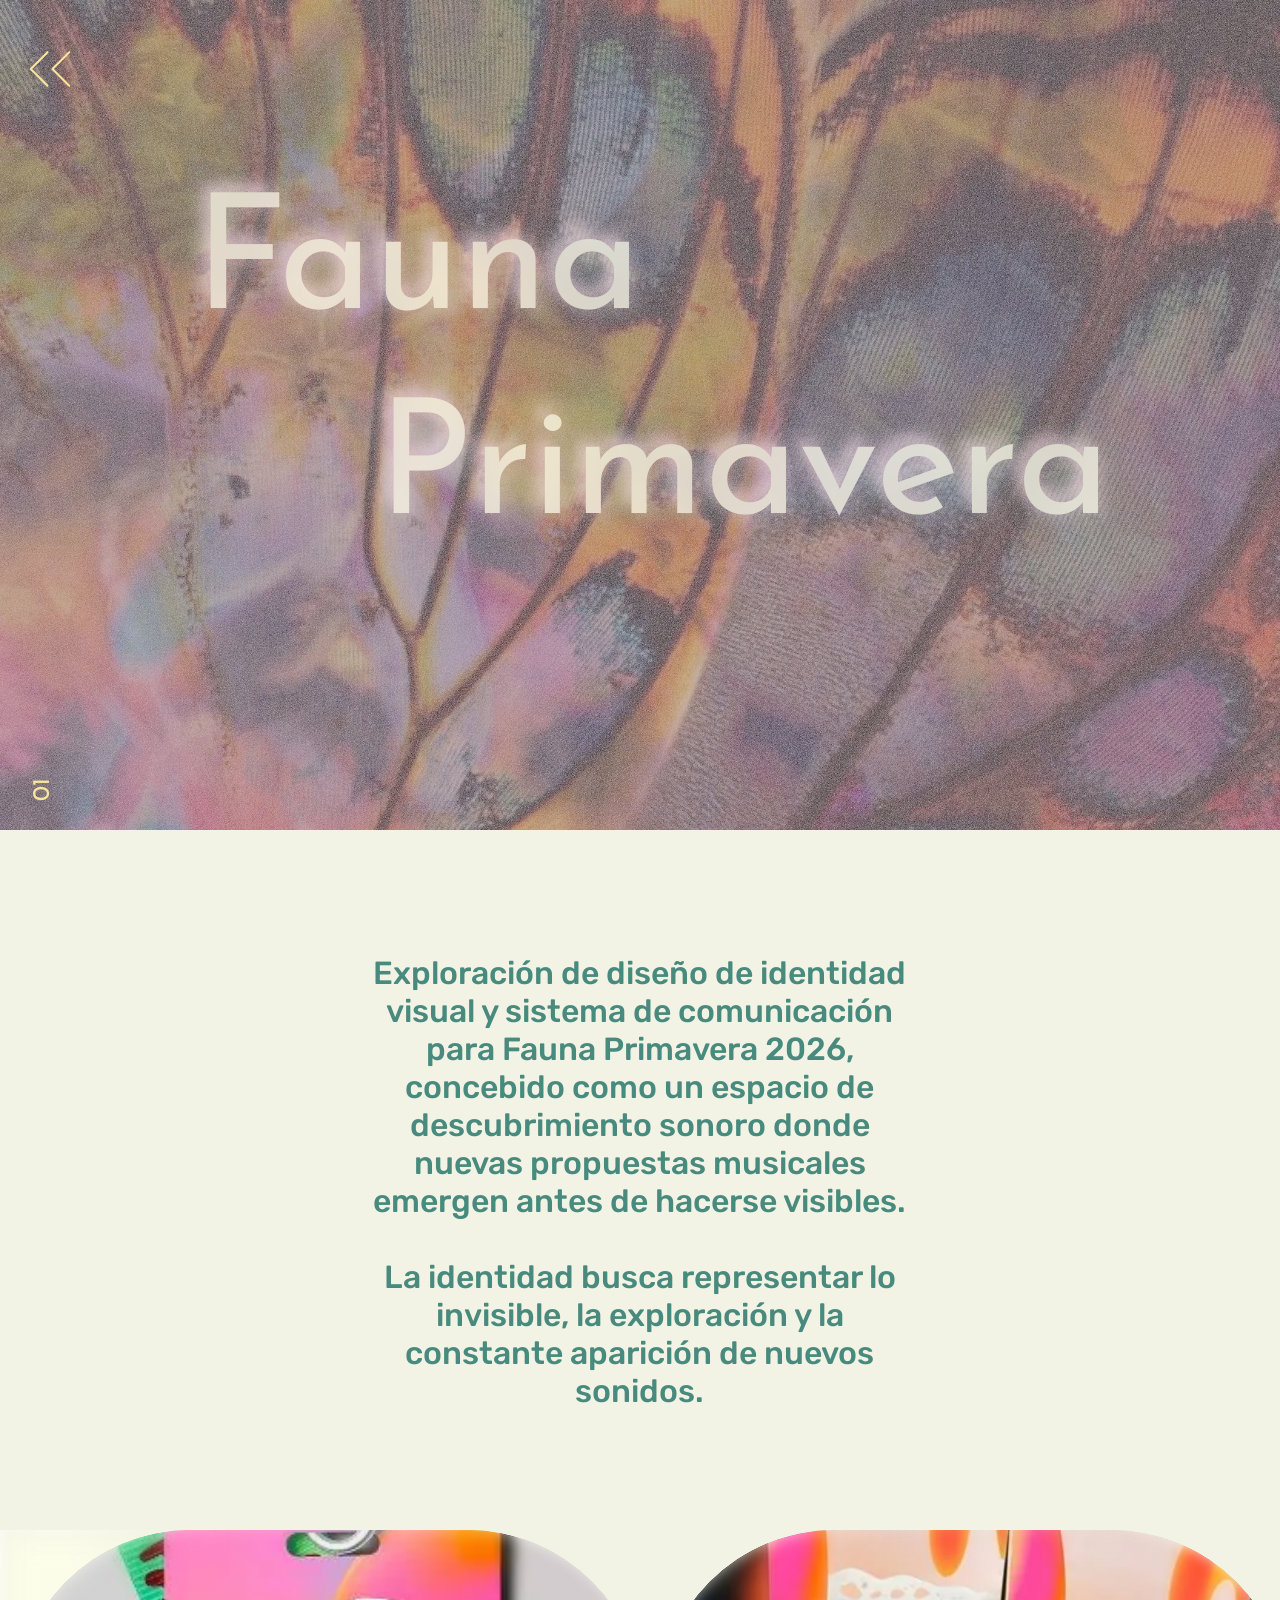
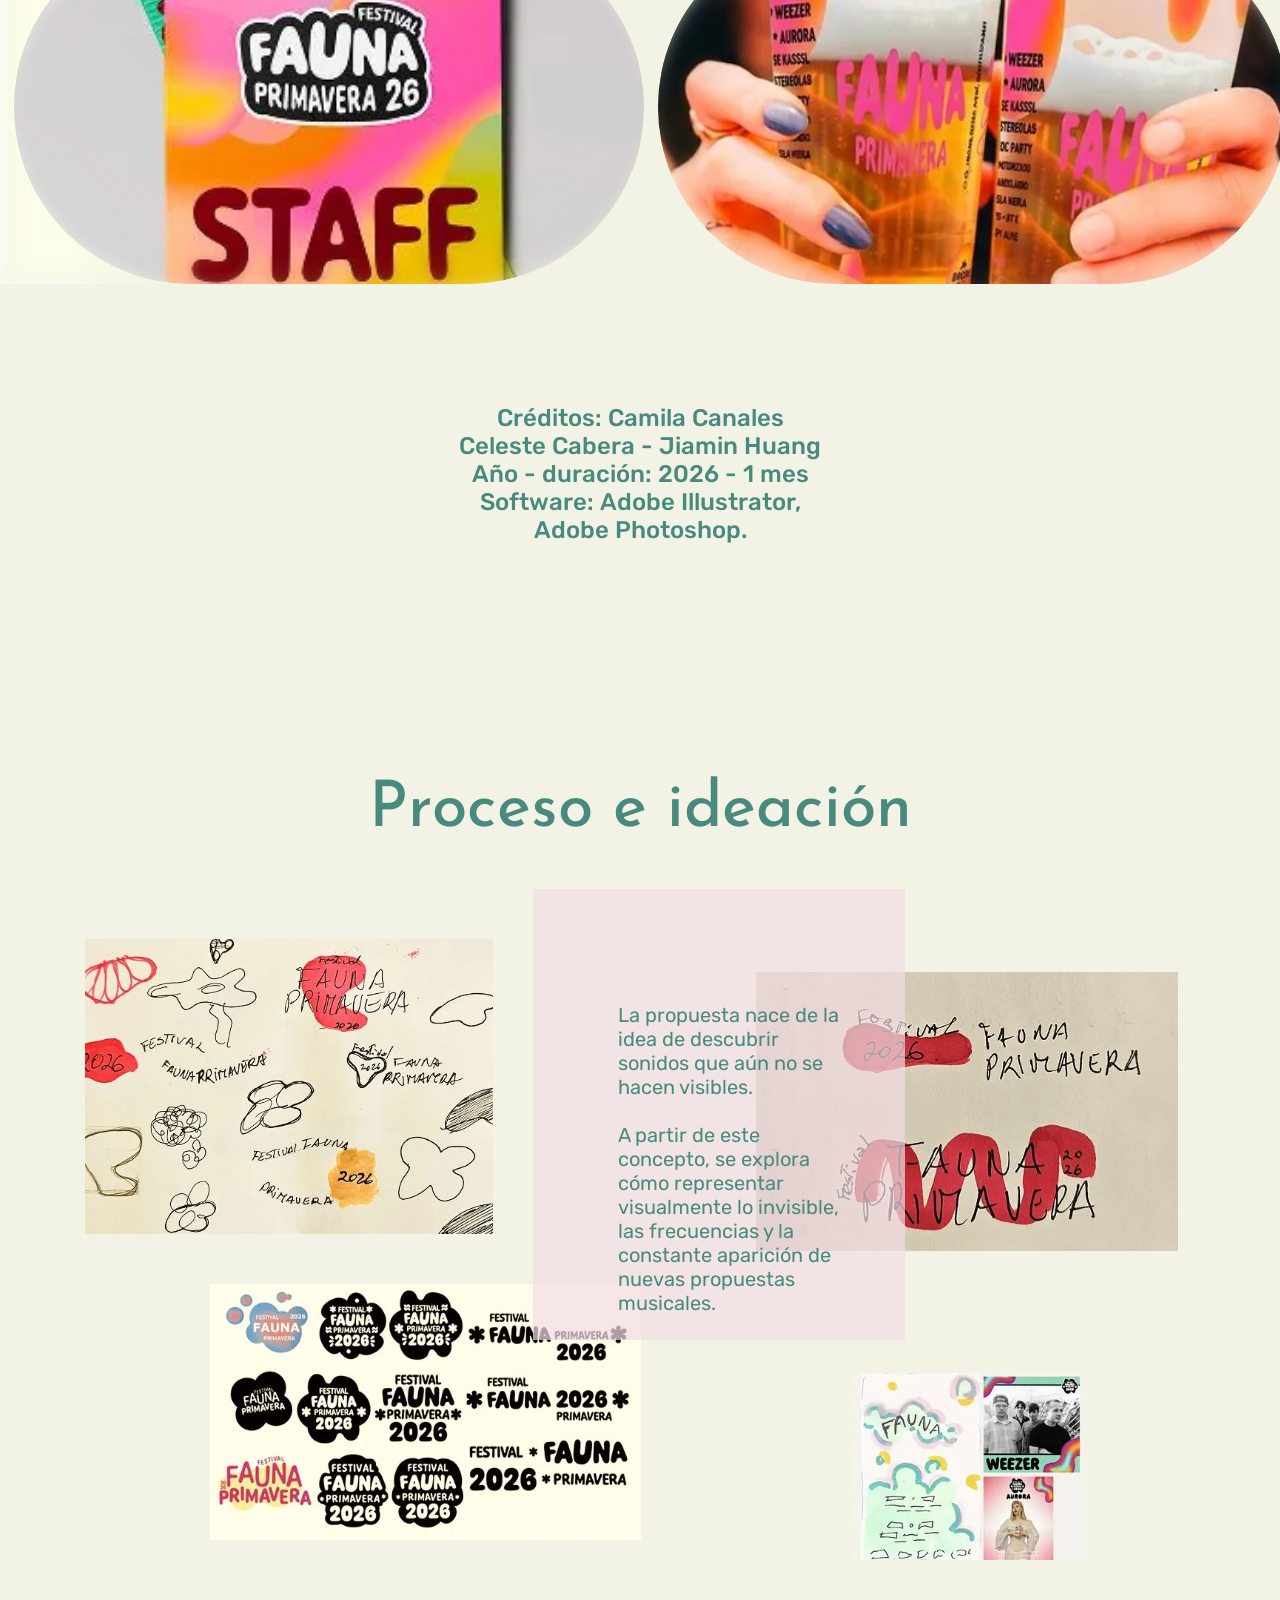
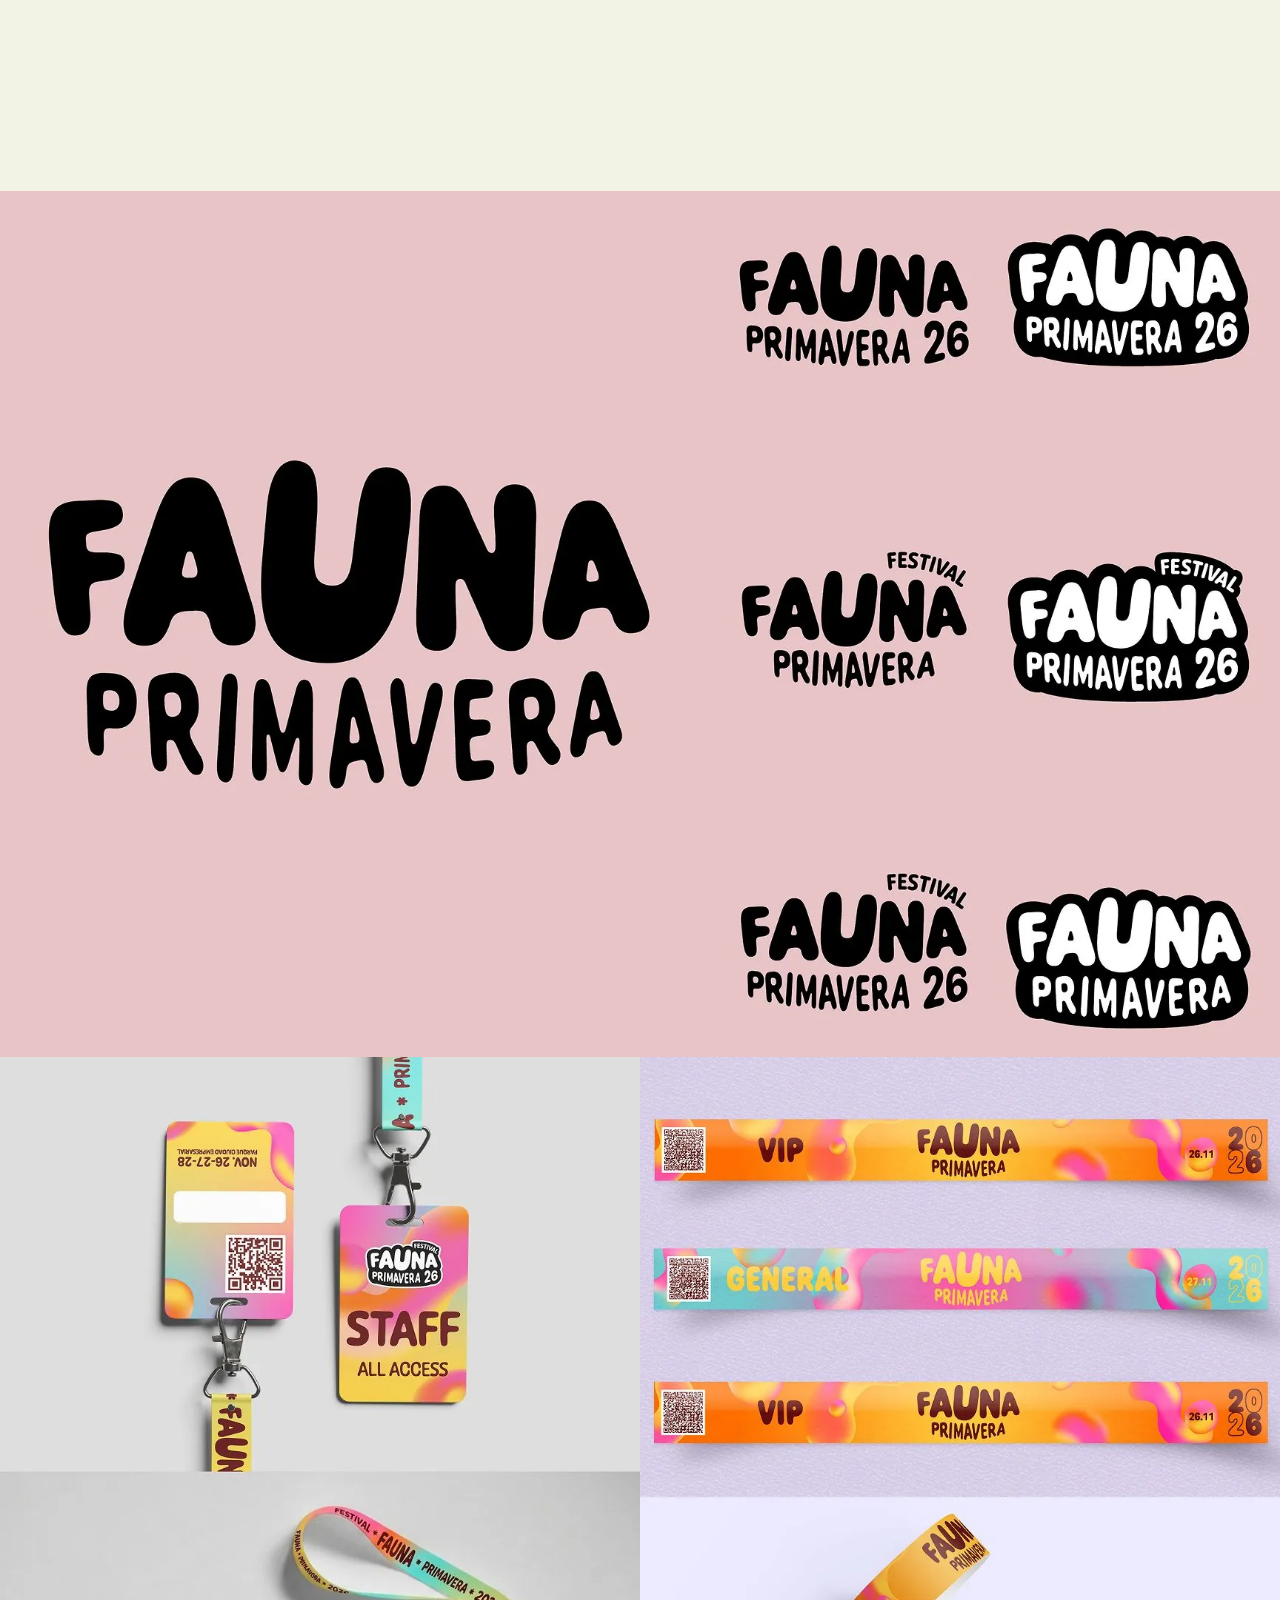
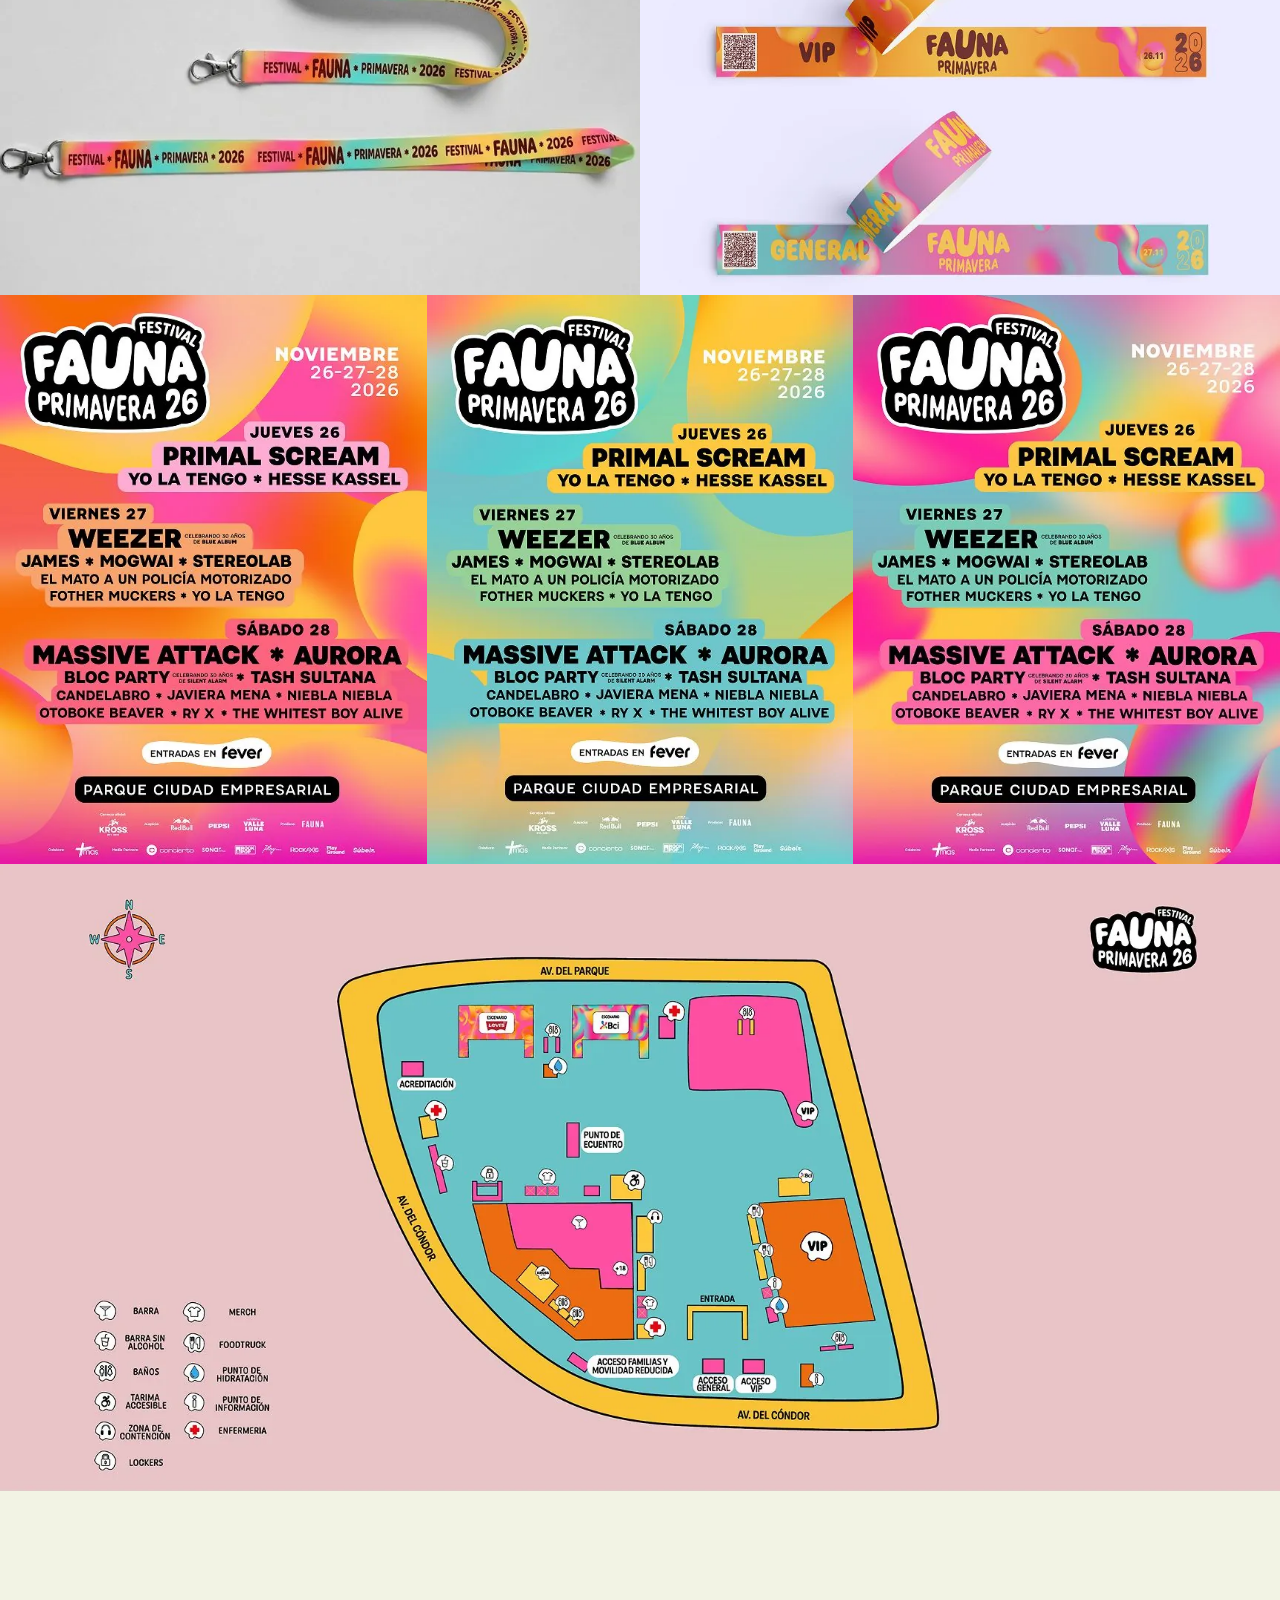
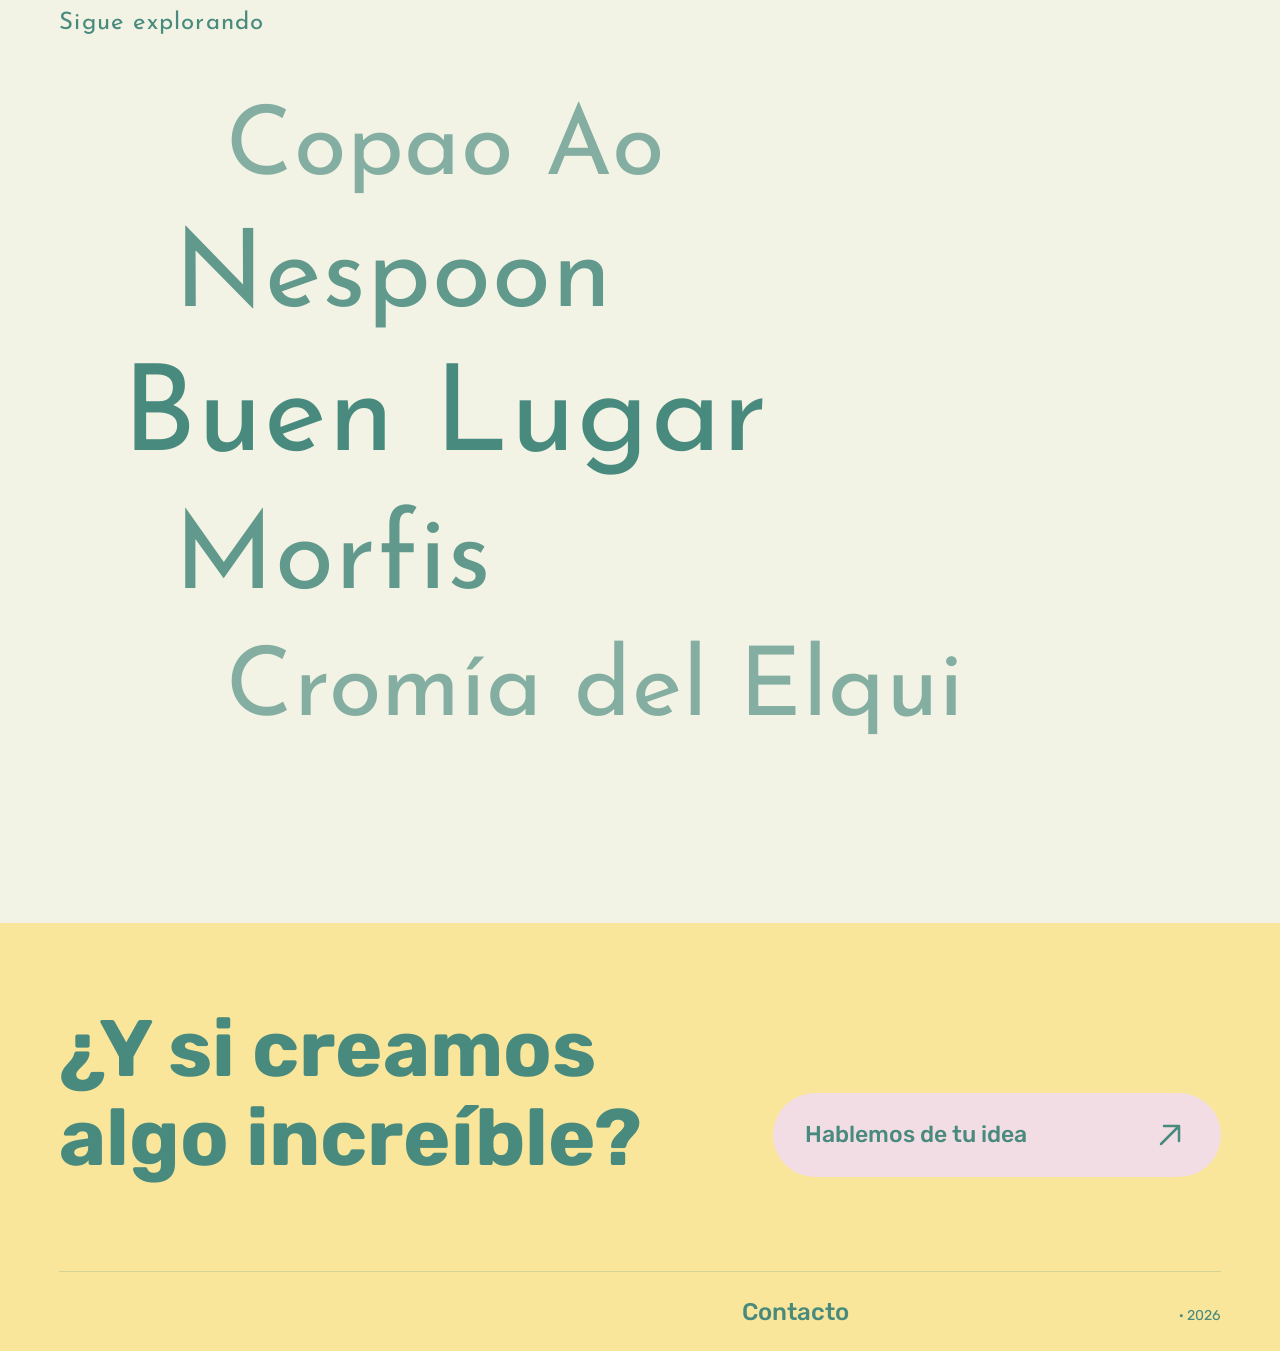
<file: fauna-primavera.html>
<!DOCTYPE html>
<html lang="es">
<head>
  <meta charset="UTF-8">
  <meta name="viewport" content="width=device-width, initial-scale=1.0">
  <title>Fauna Primavera · Camila Canales</title>
  <meta name="description" content="Exploración de diseño de identidad visual y sistema de comunicación para Fauna Primavera 2026, concebido como un espacio de descubrimiento sonoro donde nuevas propuestas musicales emergen antes de hacerse visibles.">
  <link rel="preconnect" href="https://fonts.googleapis.com">
  <link rel="preconnect" href="https://fonts.gstatic.com" crossorigin>
  <link href="https://fonts.googleapis.com/css2?family=Josefin+Sans:ital,wght@0,400;0,500;0,600;1,500&family=Rubik:ital,wght@0,400;0,500;0,700;1,500&display=swap" rel="stylesheet">
  <link rel="stylesheet" href="css/estilos.css">
</head>
<body>
  <header class="proyecto-portada apilado alas">
    <img class="alas__medio" src="assets/img/fauna-primavera/portada.jpg" srcset="assets/img/fauna-primavera/portada-860.webp 860w, assets/img/fauna-primavera/portada.webp 1728w" sizes="100vw" width="1728" height="1121" alt="" fetchpriority="high" decoding="async">
    <span class="alas__ruido" aria-hidden="true"></span>
    <span class="alas__brillo" aria-hidden="true"></span>
      <div class="proyecto-portada__contenido proyecto-portada__vidrio" style="--desfase: 1.146; --t1: 7.523%; --t2: 4.861%; background-image: url('assets/img/fauna-primavera/portada-desenfoque.jpg');" aria-hidden="true">
      <span class="volver-espacio"></span>
      <p class="proyecto-portada__titulo"><span>Fauna</span><span>Primavera</span></p>
    </div>
    <div class="proyecto-portada__contenido" style="--desfase: 1.146; --t1: 7.523%; --t2: 4.861%;">
      <nav aria-label="Volver">
        <a class="volver" href="index.html#trabajos" aria-label="Volver al inicio">
          <img class="volver__icono--normal" src="assets/img/iconos/volver.svg" alt="" width="50" height="50">
          <img class="volver__icono--hover" src="assets/img/iconos/volver-hover.svg" alt="" width="50" height="50">
        </a>
      </nav>
      <h1 class="proyecto-portada__titulo"><span>Fauna</span><span>Primavera</span></h1>
      <p class="proyecto-portada__numero" aria-label="Proyecto 01">01</p>
    </div>
  </header>

  <main>
    <article>
      <section class="proyecto-intro__descripcion" aria-label="Descripción del proyecto">
        <p>Exploración de diseño de identidad visual y sistema de comunicación para Fauna Primavera 2026, concebido como un espacio de descubrimiento sonoro donde nuevas propuestas musicales emergen antes de hacerse visibles.</p>
        <p>La identidad busca representar lo invisible, la exploración y la constante aparición de nuevos sonidos.</p>
      </section>

      <section class="carrusel" aria-label="Imágenes del proyecto">
        <span class="carrusel__union" aria-hidden="true"></span>
        <ul class="carrusel__pista">
        <li class="carrusel__pildora"><img src="assets/img/fauna-primavera/carrusel-1.jpg" srcset="assets/img/fauna-primavera/carrusel-1.webp 412w" sizes="(max-width: 48rem) 9.2rem, 39.4rem" width="412" height="302" alt="" loading="lazy" decoding="async"><span class="carrusel__vidrio" aria-hidden="true"></span></li>
        <li class="carrusel__pildora"><img src="assets/img/fauna-primavera/carrusel-2.jpg" srcset="assets/img/fauna-primavera/carrusel-2.webp 630w" sizes="(max-width: 48rem) 9.2rem, 39.4rem" width="630" height="353" alt="" loading="lazy" decoding="async"><span class="carrusel__vidrio" aria-hidden="true"></span></li>
        <li class="carrusel__pildora"><img src="assets/img/fauna-primavera/carrusel-3.jpg" srcset="assets/img/fauna-primavera/carrusel-3.webp 630w" sizes="(max-width: 48rem) 9.2rem, 39.4rem" width="630" height="353" alt="" loading="lazy" decoding="async"><span class="carrusel__vidrio" aria-hidden="true"></span></li>
        <li class="carrusel__pildora"><img src="assets/img/fauna-primavera/galeria-3.jpg" srcset="assets/img/fauna-primavera/galeria-3.webp 869w" sizes="(max-width: 48rem) 9.2rem, 39.4rem" width="869" height="1142" alt="" loading="lazy" decoding="async"><span class="carrusel__vidrio" aria-hidden="true"></span></li>
        <li class="carrusel__pildora"><img src="assets/img/fauna-primavera/carrusel-1.jpg" srcset="assets/img/fauna-primavera/carrusel-1.webp 412w" sizes="(max-width: 48rem) 9.2rem, 39.4rem" width="412" height="302" alt="" loading="lazy" decoding="async"><span class="carrusel__vidrio" aria-hidden="true"></span></li>
        <li class="carrusel__pildora"><img src="assets/img/fauna-primavera/carrusel-2.jpg" srcset="assets/img/fauna-primavera/carrusel-2.webp 630w" sizes="(max-width: 48rem) 9.2rem, 39.4rem" width="630" height="353" alt="" loading="lazy" decoding="async"><span class="carrusel__vidrio" aria-hidden="true"></span></li>
        <li class="carrusel__pildora"><img src="assets/img/fauna-primavera/carrusel-3.jpg" srcset="assets/img/fauna-primavera/carrusel-3.webp 630w" sizes="(max-width: 48rem) 9.2rem, 39.4rem" width="630" height="353" alt="" loading="lazy" decoding="async"><span class="carrusel__vidrio" aria-hidden="true"></span></li>
        <li class="carrusel__pildora"><img src="assets/img/fauna-primavera/galeria-3.jpg" srcset="assets/img/fauna-primavera/galeria-3.webp 869w" sizes="(max-width: 48rem) 9.2rem, 39.4rem" width="869" height="1142" alt="" loading="lazy" decoding="async"><span class="carrusel__vidrio" aria-hidden="true"></span></li>
        <li class="carrusel__pildora" aria-hidden="true"><img src="assets/img/fauna-primavera/carrusel-1.jpg" srcset="assets/img/fauna-primavera/carrusel-1.webp 412w" sizes="(max-width: 48rem) 9.2rem, 39.4rem" width="412" height="302" alt="" loading="lazy" decoding="async"><span class="carrusel__vidrio" aria-hidden="true"></span></li>
        <li class="carrusel__pildora" aria-hidden="true"><img src="assets/img/fauna-primavera/carrusel-2.jpg" srcset="assets/img/fauna-primavera/carrusel-2.webp 630w" sizes="(max-width: 48rem) 9.2rem, 39.4rem" width="630" height="353" alt="" loading="lazy" decoding="async"><span class="carrusel__vidrio" aria-hidden="true"></span></li>
        <li class="carrusel__pildora" aria-hidden="true"><img src="assets/img/fauna-primavera/carrusel-3.jpg" srcset="assets/img/fauna-primavera/carrusel-3.webp 630w" sizes="(max-width: 48rem) 9.2rem, 39.4rem" width="630" height="353" alt="" loading="lazy" decoding="async"><span class="carrusel__vidrio" aria-hidden="true"></span></li>
        <li class="carrusel__pildora" aria-hidden="true"><img src="assets/img/fauna-primavera/galeria-3.jpg" srcset="assets/img/fauna-primavera/galeria-3.webp 869w" sizes="(max-width: 48rem) 9.2rem, 39.4rem" width="869" height="1142" alt="" loading="lazy" decoding="async"><span class="carrusel__vidrio" aria-hidden="true"></span></li>
        <li class="carrusel__pildora" aria-hidden="true"><img src="assets/img/fauna-primavera/carrusel-1.jpg" srcset="assets/img/fauna-primavera/carrusel-1.webp 412w" sizes="(max-width: 48rem) 9.2rem, 39.4rem" width="412" height="302" alt="" loading="lazy" decoding="async"><span class="carrusel__vidrio" aria-hidden="true"></span></li>
        <li class="carrusel__pildora" aria-hidden="true"><img src="assets/img/fauna-primavera/carrusel-2.jpg" srcset="assets/img/fauna-primavera/carrusel-2.webp 630w" sizes="(max-width: 48rem) 9.2rem, 39.4rem" width="630" height="353" alt="" loading="lazy" decoding="async"><span class="carrusel__vidrio" aria-hidden="true"></span></li>
        <li class="carrusel__pildora" aria-hidden="true"><img src="assets/img/fauna-primavera/carrusel-3.jpg" srcset="assets/img/fauna-primavera/carrusel-3.webp 630w" sizes="(max-width: 48rem) 9.2rem, 39.4rem" width="630" height="353" alt="" loading="lazy" decoding="async"><span class="carrusel__vidrio" aria-hidden="true"></span></li>
        <li class="carrusel__pildora" aria-hidden="true"><img src="assets/img/fauna-primavera/galeria-3.jpg" srcset="assets/img/fauna-primavera/galeria-3.webp 869w" sizes="(max-width: 48rem) 9.2rem, 39.4rem" width="869" height="1142" alt="" loading="lazy" decoding="async"><span class="carrusel__vidrio" aria-hidden="true"></span></li>
        </ul>
      </section>

      <dl class="proyecto-intro__creditos" style="--ancho-creditos: 23.3125rem;" aria-label="Ficha del proyecto">
        <div><dt>Créditos:</dt> <dd>Camila Canales Celeste Cabera - Jiamin Huang</dd></div>
        <div><dt>Año - duración:</dt> <dd>2026 - 1 mes</dd></div>
        <div><dt>Software:</dt> <dd>Adobe Illustrator, Adobe Photoshop.</dd></div>
      </dl>

      <section class="proceso" aria-labelledby="proceso-titulo">
        <h2 class="proceso__titulo" id="proceso-titulo">Proceso e ideación</h2>
        <div class="collage">
          <figure class="collage__izquierda">
            <img class="collage__img-a" src="assets/img/fauna-primavera/proceso-1.jpg" srcset="assets/img/fauna-primavera/proceso-1.webp 551w" sizes="34vw" width="551" height="398" alt="" loading="lazy" decoding="async">
            <img class="collage__img-b" src="assets/img/fauna-primavera/proceso-2.jpg" srcset="assets/img/fauna-primavera/proceso-2.webp 582w" sizes="34vw" width="582" height="345" alt="" loading="lazy" decoding="async">
          </figure>
          <aside class="collage__nota"><p>La propuesta nace de la idea de descubrir sonidos que aún no se hacen visibles.</p><p>A partir de este concepto, se explora cómo representar visualmente lo invisible, las frecuencias y la constante aparición de nuevas propuestas musicales.</p></aside>
          <figure class="collage__derecha">
            <img class="collage__img-c" src="assets/img/fauna-primavera/proceso-3.jpg" srcset="assets/img/fauna-primavera/proceso-3.webp 571w" sizes="34vw" width="571" height="377" alt="" loading="lazy" decoding="async">
            <img class="collage__img-d" src="assets/img/fauna-primavera/proceso-4.jpg" srcset="assets/img/fauna-primavera/proceso-4.webp 313w" sizes="34vw" width="313" height="253" alt="" loading="lazy" decoding="async">
          </figure>
        </div>
      </section>

      <section class="galeria" aria-label="Resultado final">
      <figure class="galeria__fila"><img src="assets/img/fauna-primavera/galeria-1.jpg" srcset="assets/img/fauna-primavera/galeria-1-860.webp 860w, assets/img/fauna-primavera/galeria-1.webp 1728w" sizes="100vw" width="1728" height="1173" alt="" style="aspect-ratio: 1735 / 1173;" loading="lazy" decoding="async"></figure>
      <figure class="galeria__fila"><img src="assets/img/fauna-primavera/galeria-2.jpg" srcset="assets/img/fauna-primavera/galeria-2.webp 867w" sizes="50vw" width="867" height="1142" alt="" style="aspect-ratio: 872 / 1142;" loading="lazy" decoding="async"><img src="assets/img/fauna-primavera/galeria-3.jpg" srcset="assets/img/fauna-primavera/galeria-3.webp 869w" sizes="50vw" width="869" height="1142" alt="" style="aspect-ratio: 872 / 1142;" loading="lazy" decoding="async"></figure>
      <figure class="galeria__fila"><img src="assets/img/fauna-primavera/galeria-4.jpg" srcset="assets/img/fauna-primavera/galeria-4.webp 574w" sizes="33vw" width="574" height="772" alt="" style="aspect-ratio: 579 / 772;" loading="lazy" decoding="async"><img src="assets/img/fauna-primavera/galeria-5.jpg" srcset="assets/img/fauna-primavera/galeria-5.webp 579w" sizes="33vw" width="579" height="772" alt="" style="aspect-ratio: 579 / 772;" loading="lazy" decoding="async"><img src="assets/img/fauna-primavera/galeria-6.jpg" srcset="assets/img/fauna-primavera/galeria-6.webp 575w" sizes="33vw" width="575" height="772" alt="" style="aspect-ratio: 579 / 772;" loading="lazy" decoding="async"></figure>
      <figure class="galeria__fila"><img src="assets/img/fauna-primavera/galeria-7.jpg" srcset="assets/img/fauna-primavera/galeria-7-860.webp 860w, assets/img/fauna-primavera/galeria-7.webp 1728w" sizes="100vw" width="1728" height="848" alt="" style="aspect-ratio: 1728 / 847;" loading="lazy" decoding="async"></figure>
      </section>
    </article>

    <nav class="explorar" aria-labelledby="explorar-titulo">
      <h2 class="explorar__titulo" id="explorar-titulo">Sigue explorando</h2>
      <ul class="rueda" data-rueda>
        <li class="rueda__item"><a class="rueda__enlace" href="copao-ao.html">Copao Ao</a></li>
        <li class="rueda__item"><a class="rueda__enlace" href="nespoon.html">Nespoon</a></li>
        <li class="rueda__item"><a class="rueda__enlace" href="buen-lugar.html">Buen Lugar</a></li>
        <li class="rueda__item"><a class="rueda__enlace" href="morfis.html">Morfis</a></li>
        <li class="rueda__item"><a class="rueda__enlace" href="cromia-del-elqui.html">Cromía del Elqui</a></li>
      </ul>
    </nav>
  </main>

  <footer class="pie pie--amarillo">
    <section class="pie__invitacion" aria-labelledby="pie-titulo">
      <h2 class="pie__titulo" id="pie-titulo">¿Y si creamos<br>algo increíble?</h2>
      <button class="boton-contacto" type="button" data-abrir-contacto>
        Hablemos de tu idea
        <img src="assets/img/iconos/flecha.svg" alt="" width="40" height="40">
      </button>
    </section>
    <hr class="pie__separador">
    <div class="pie__firma">
      <button class="pie__contacto" type="button" data-abrir-contacto>Contacto</button>
      <p class="pie__creditos"><small>· 2026</small></p>
    </div>
  </footer>

  <dialog class="tarjeta-contacto" id="contacto" aria-labelledby="contacto-titulo">
    <button class="tarjeta-contacto__cerrar" type="button" data-cerrar-contacto aria-label="Cerrar contacto">×</button>
    <h2 class="tarjeta-contacto__titulo" id="contacto-titulo">Hagamos que<br>suceda.</h2>
    <p class="tarjeta-contacto__texto">Cuéntame tu idea, qué necesitas y cuándo te gustaría empezar.</p>
    <button class="tarjeta-contacto__correo copiable" type="button" data-copiar="mila.visuall.design@gmail.com" aria-label="Copiar correo mila.visuall.design@gmail.com">mila.visuall.design@gmail.com</button>
  </dialog>

  <script src="js/main.js"></script>
</body>
</html>
</file>
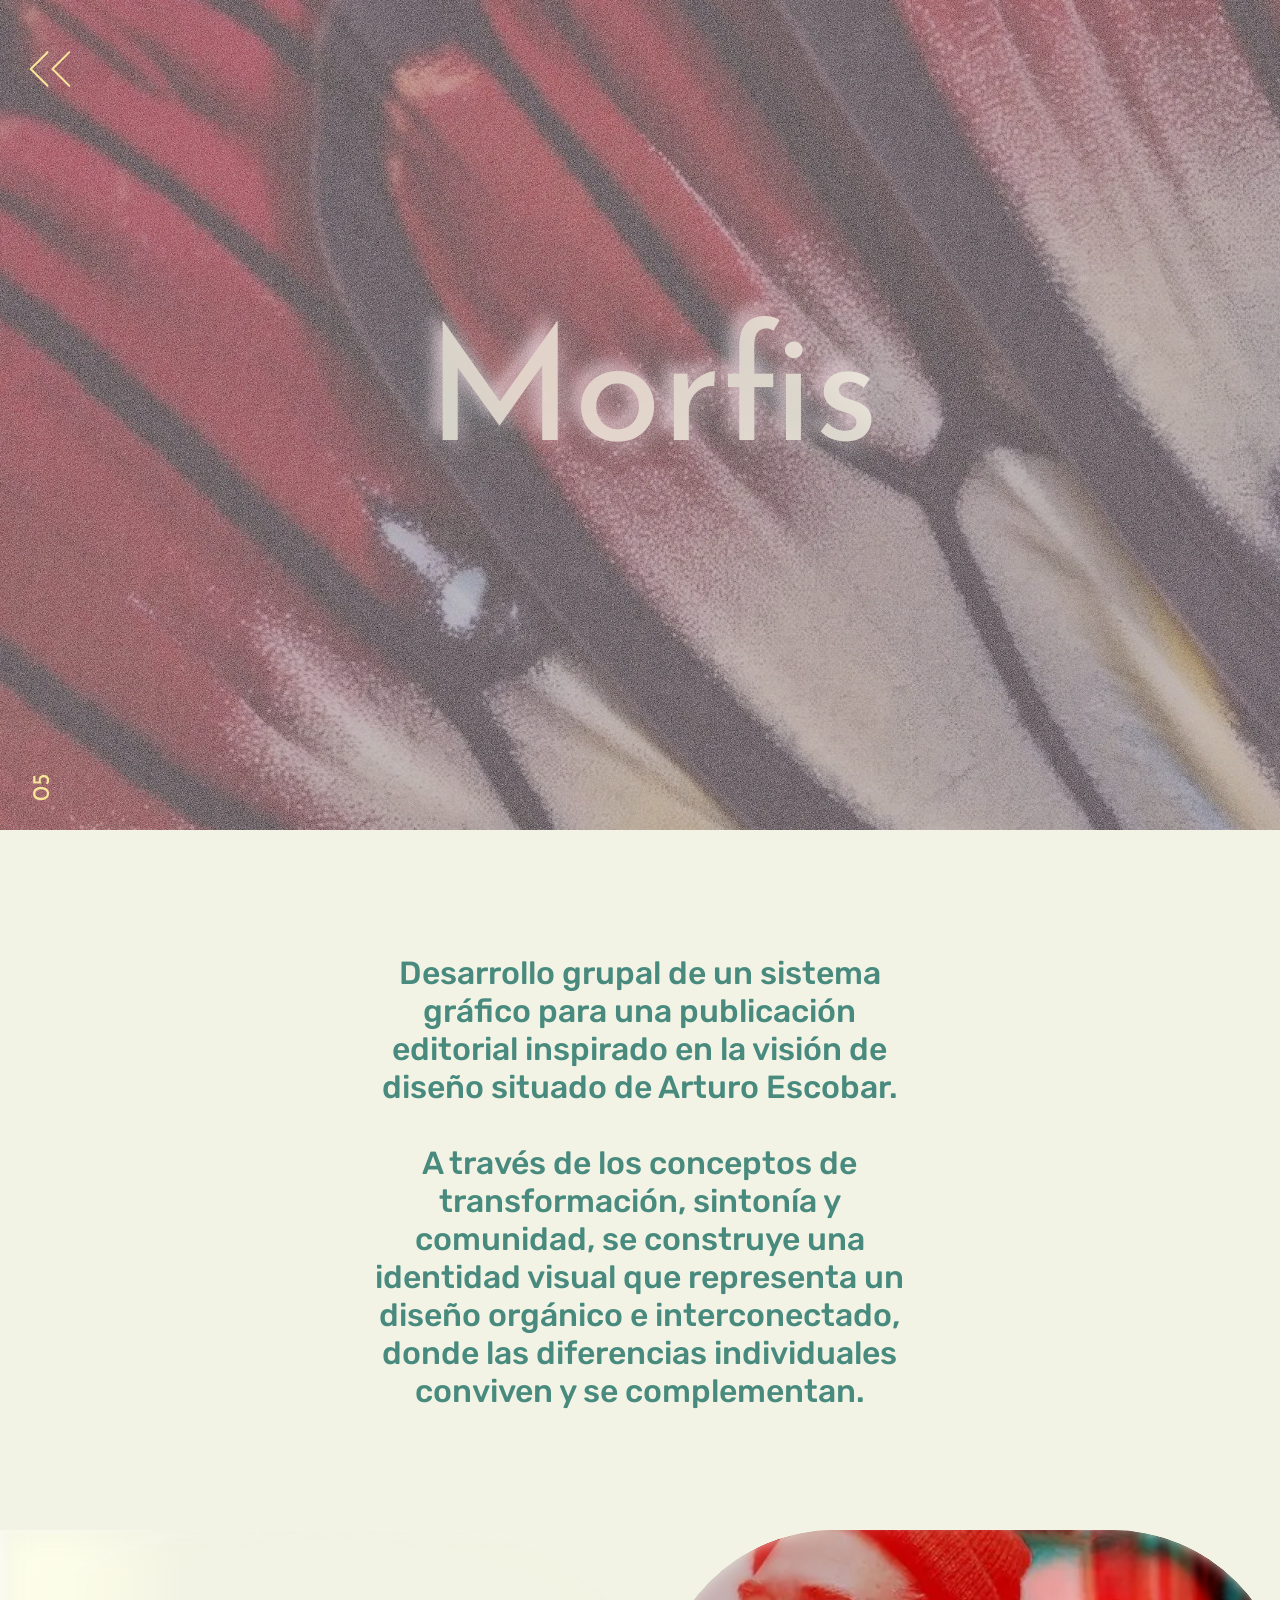
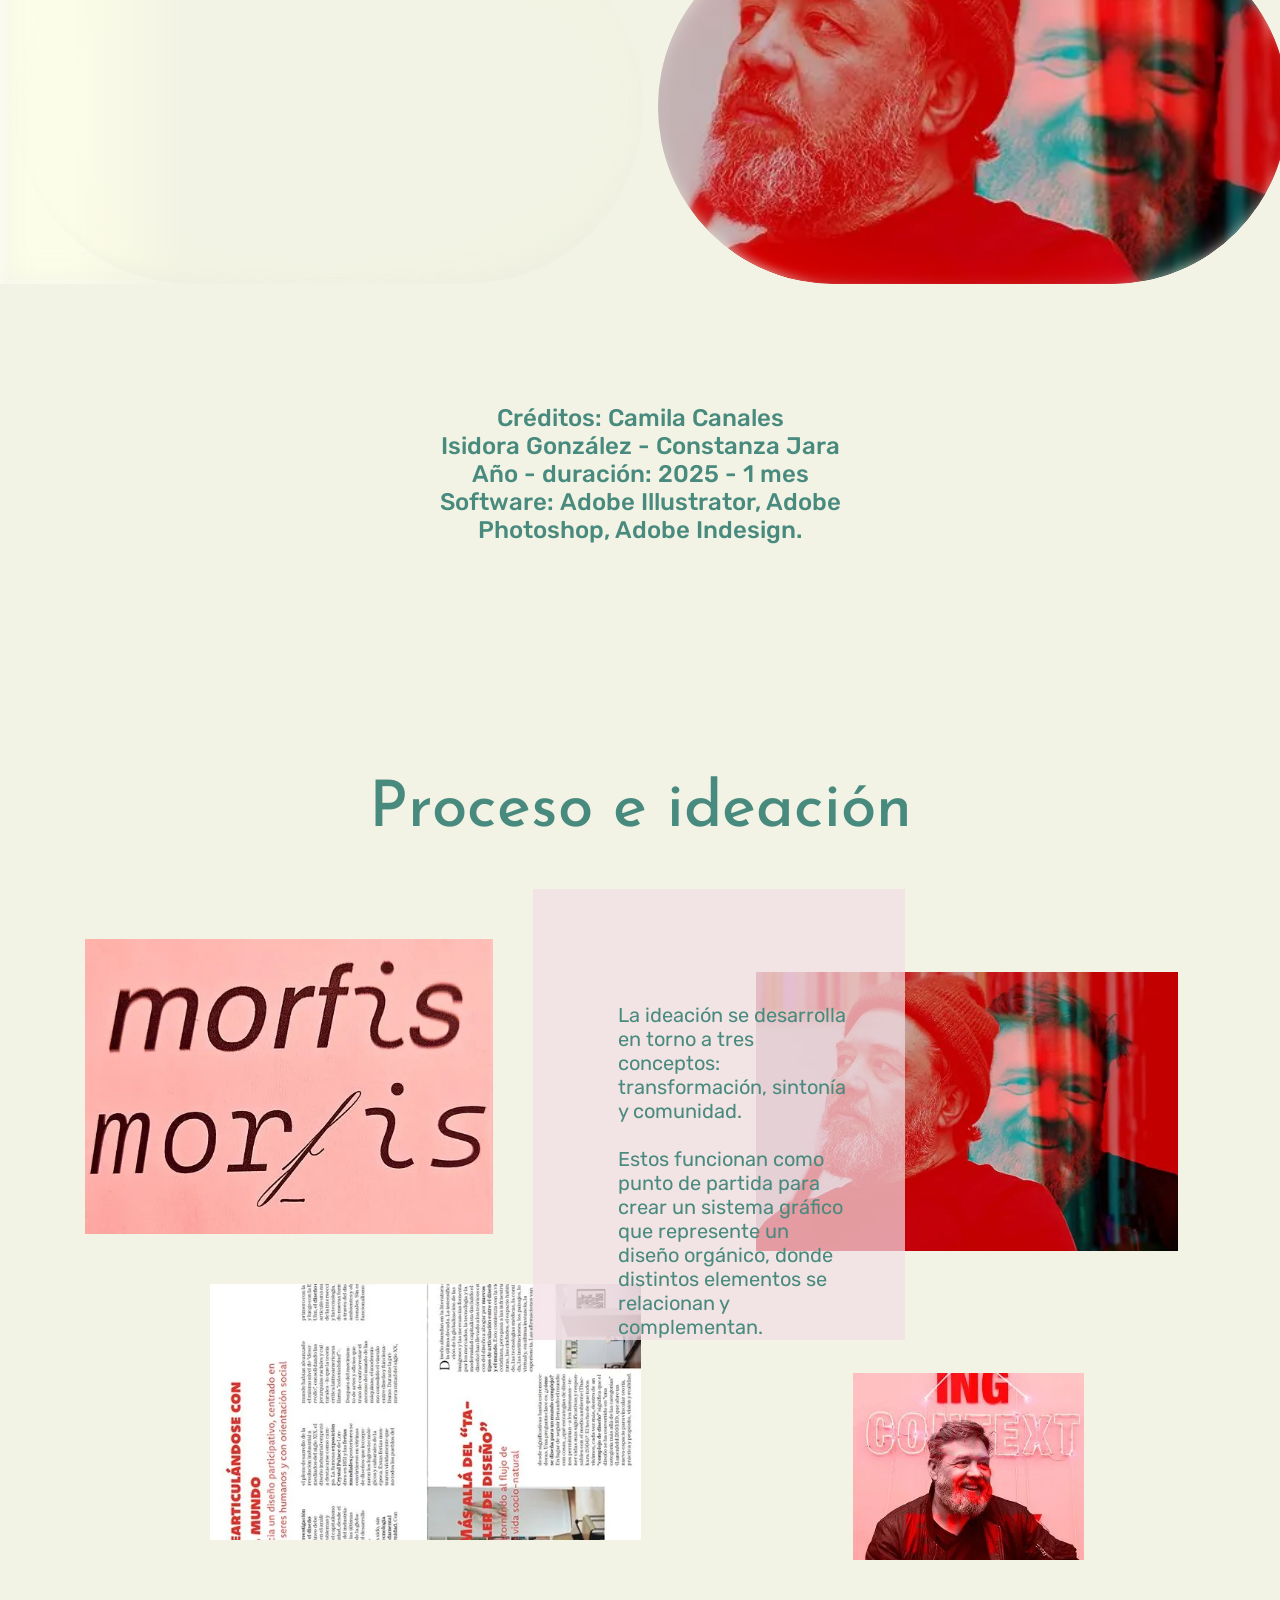
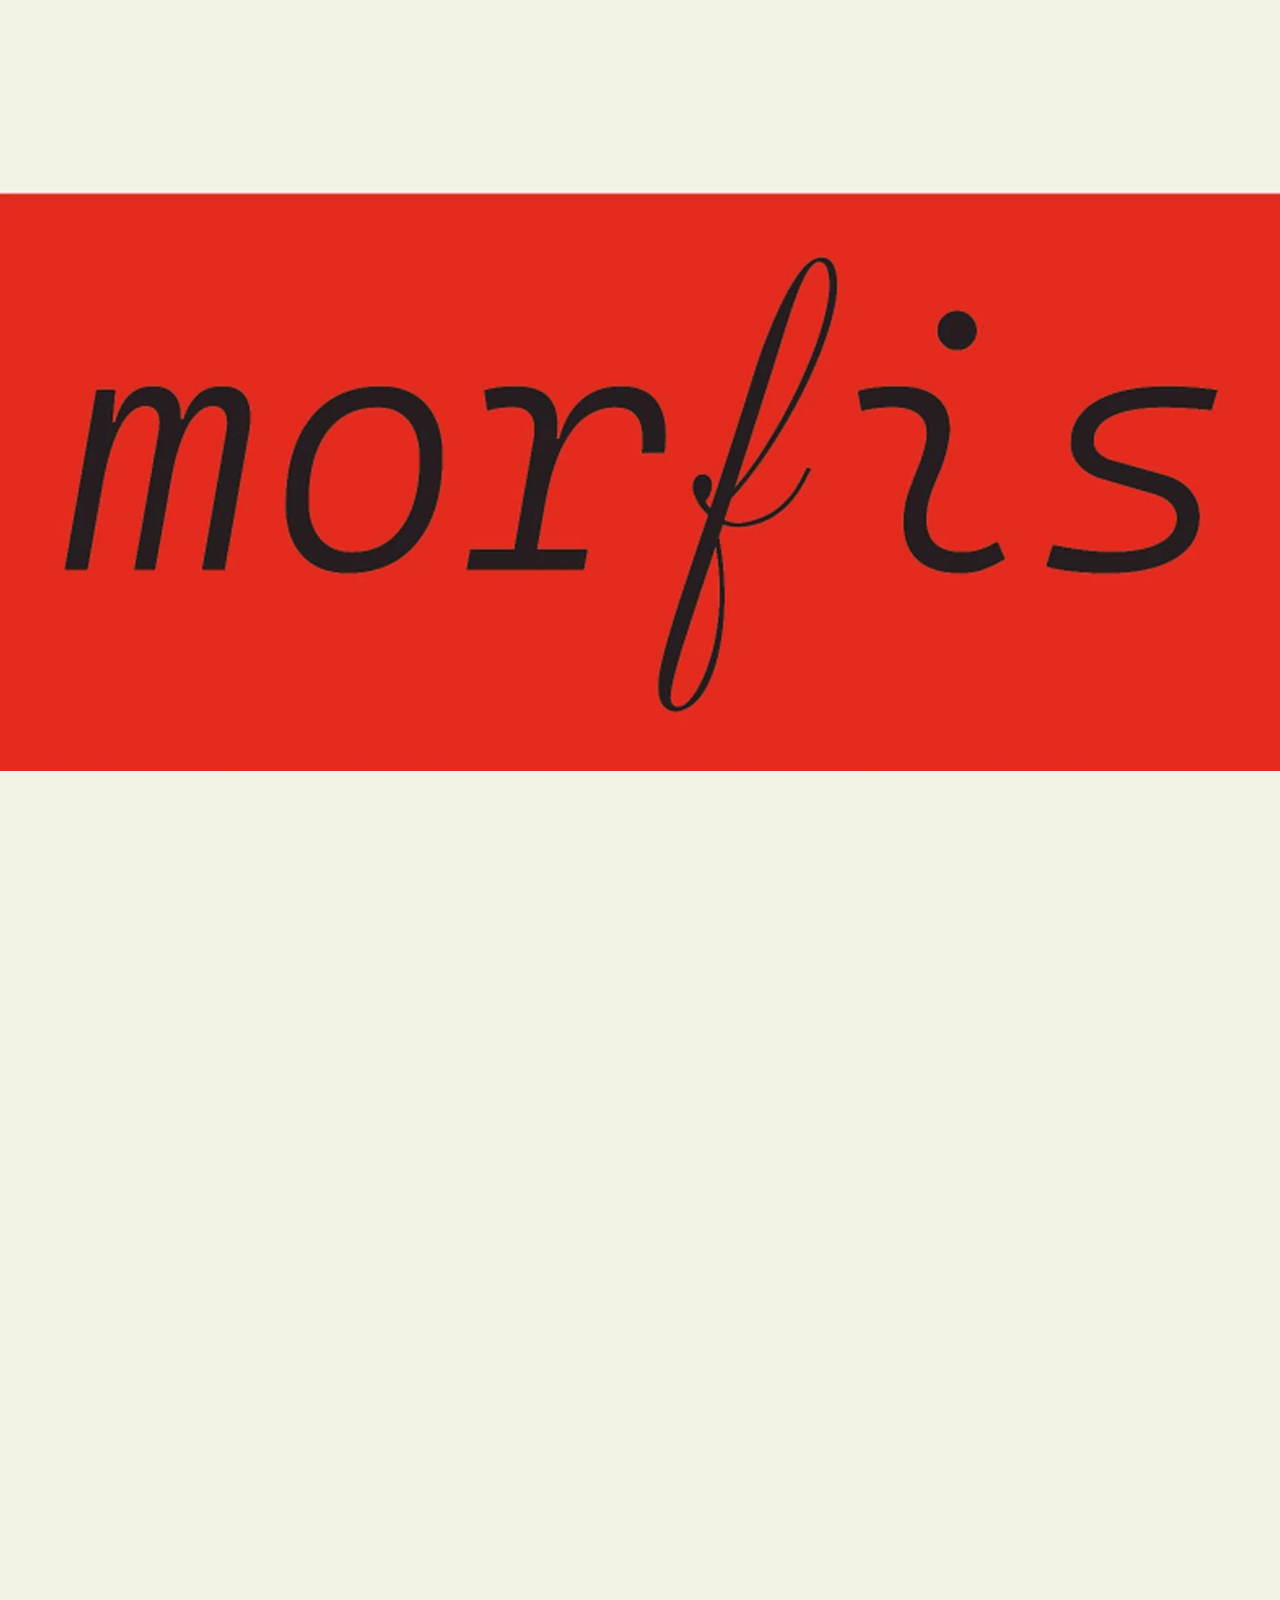
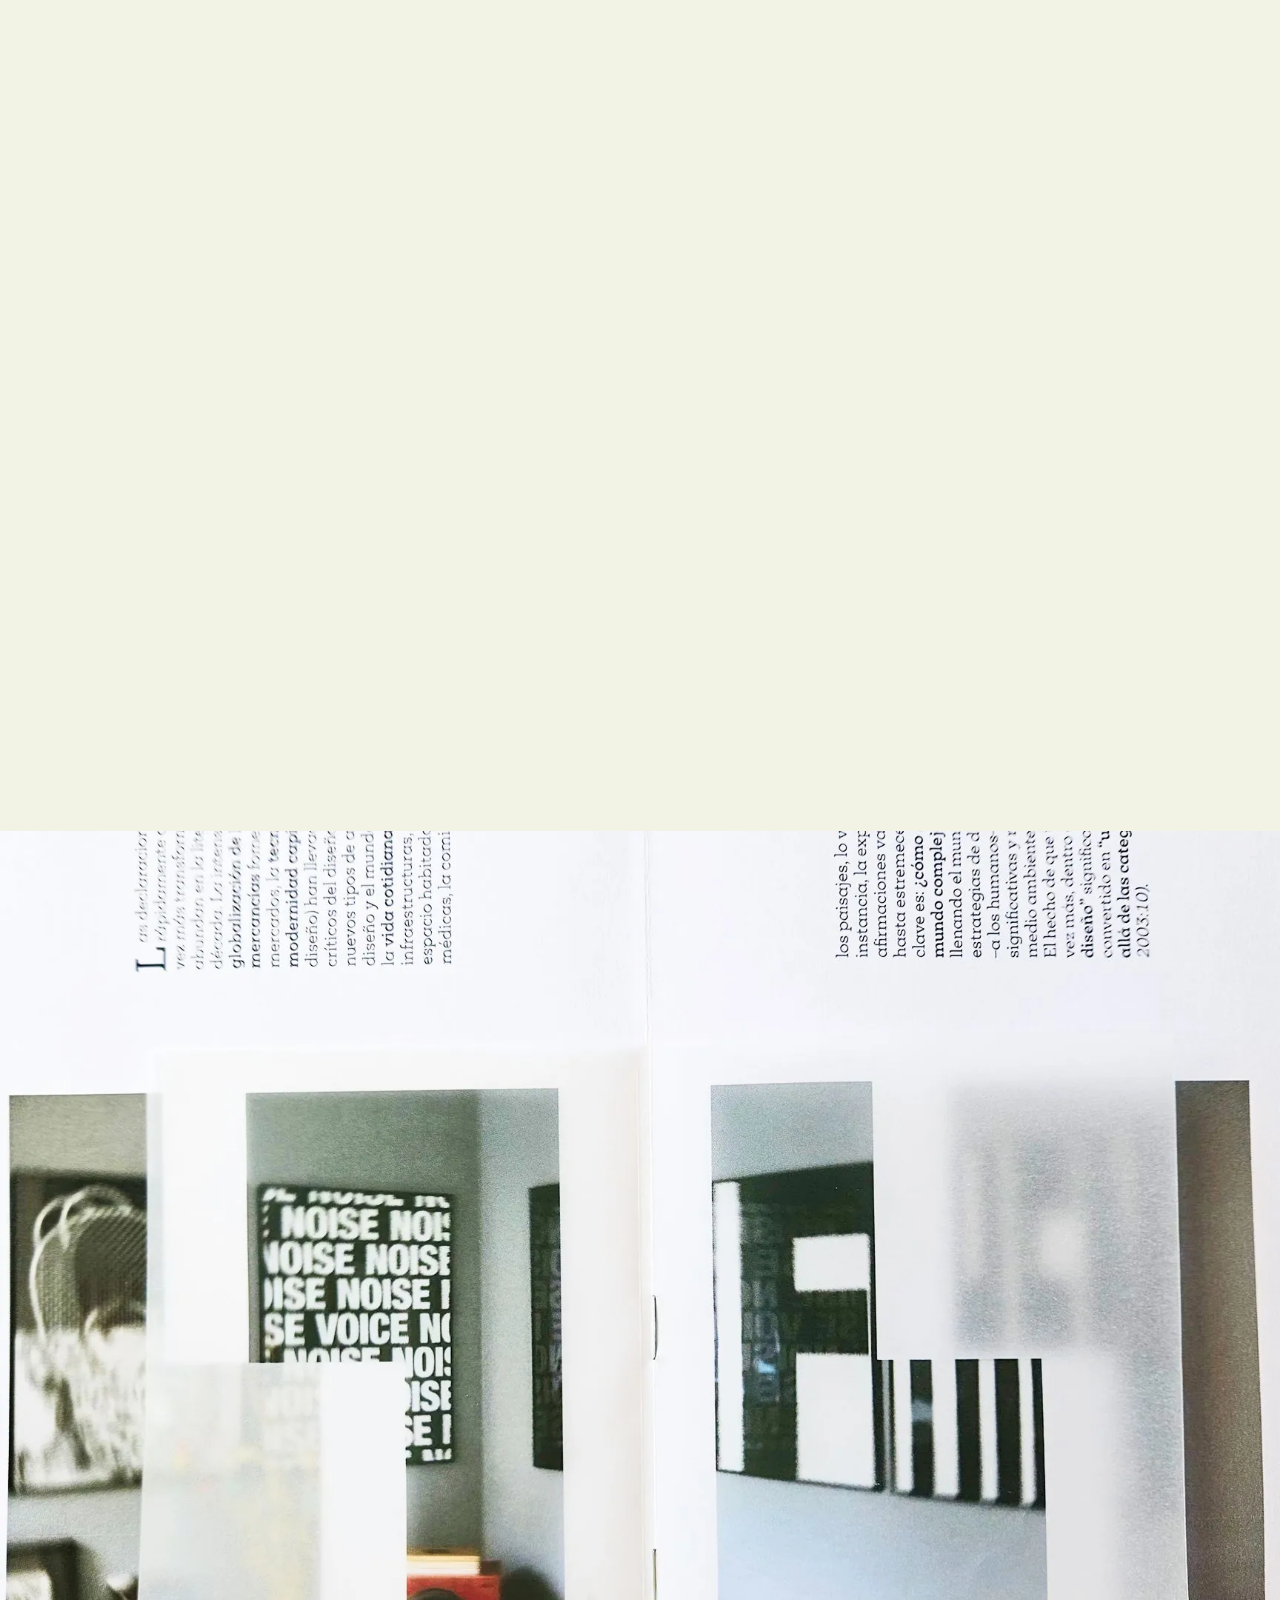
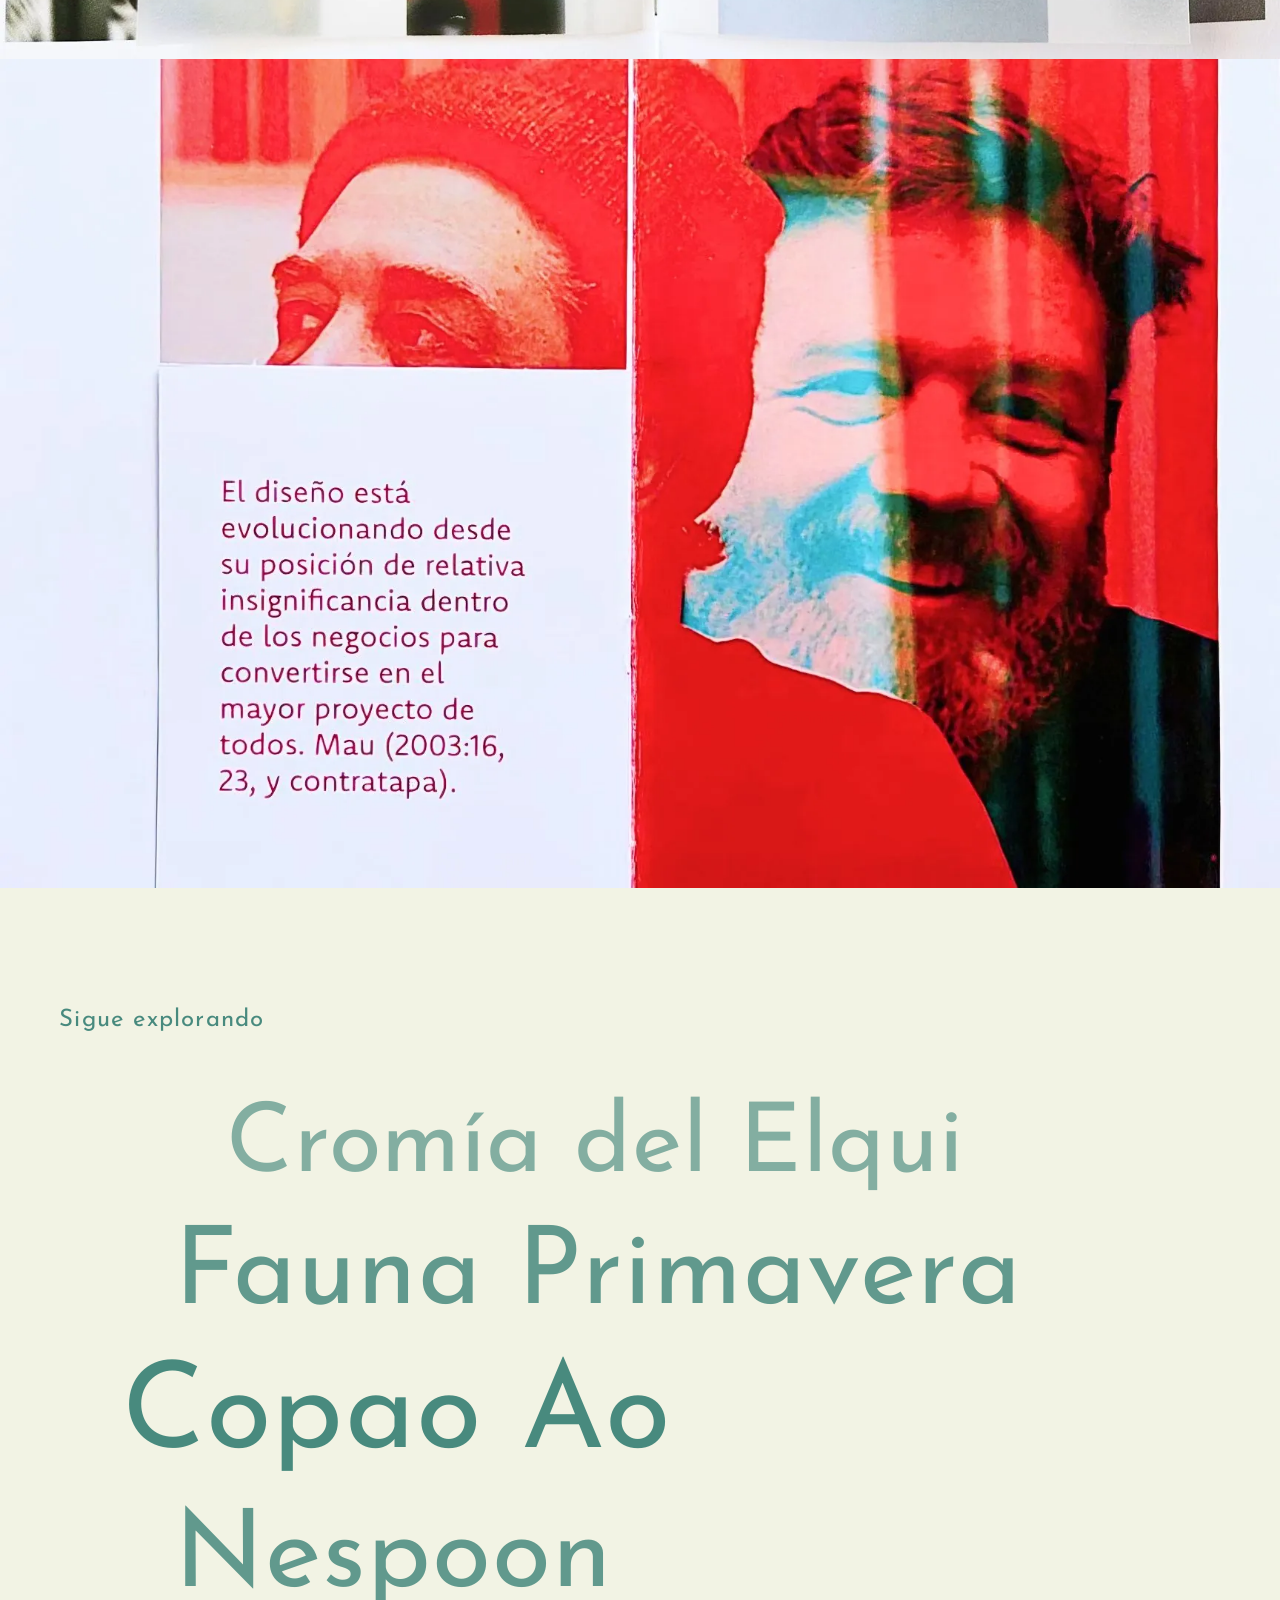
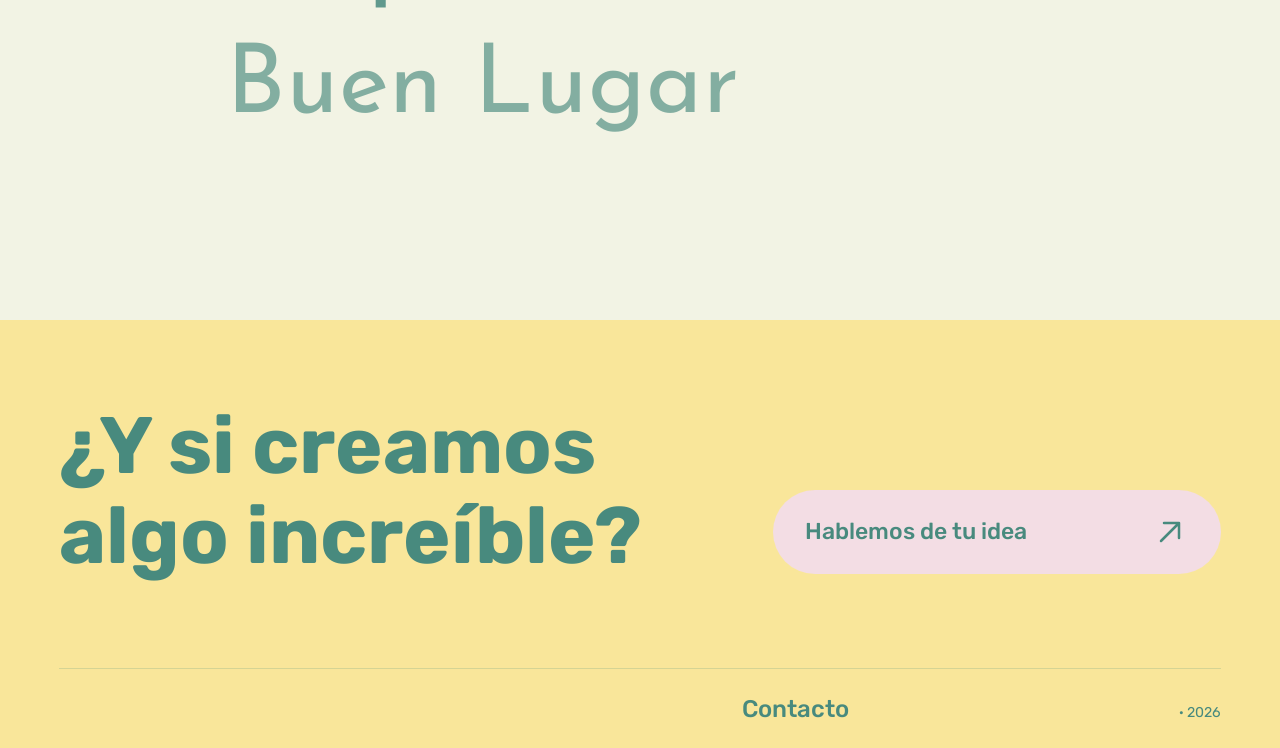
<file: morfis.html>
<!DOCTYPE html>
<html lang="es">
<head>
  <meta charset="UTF-8">
  <meta name="viewport" content="width=device-width, initial-scale=1.0">
  <title>Morfis · Camila Canales</title>
  <meta name="description" content="Desarrollo grupal de un sistema gráfico para una publicación editorial inspirado en la visión de diseño situado de Arturo Escobar.">
  <link rel="preconnect" href="https://fonts.googleapis.com">
  <link rel="preconnect" href="https://fonts.gstatic.com" crossorigin>
  <link href="https://fonts.googleapis.com/css2?family=Josefin+Sans:ital,wght@0,400;0,500;0,600;1,500&family=Rubik:ital,wght@0,400;0,500;0,700;1,500&display=swap" rel="stylesheet">
  <link rel="stylesheet" href="css/estilos.css">
</head>
<body>
  <header class="proyecto-portada apilado alas">
    <img class="alas__medio" src="assets/img/morfis/portada.jpg" srcset="assets/img/morfis/portada-860.webp 860w, assets/img/morfis/portada.webp 1728w" sizes="100vw" width="1728" height="1121" alt="" fetchpriority="high" decoding="async">
    <span class="alas__ruido" aria-hidden="true"></span>
    <span class="alas__brillo" aria-hidden="true"></span>
       <div class="proyecto-portada__contenido proyecto-portada__vidrio" style="--t1: 18.06%; --t1m: 88%; background-image: url('assets/img/morfis/portada-desenfoque.jpg');" aria-hidden="true">
      <span class="volver-espacio"></span>
      <p class="proyecto-portada__titulo"><span>Morfis</span></p>
    </div>
    <div class="proyecto-portada__contenido" style="--t1: 18.06%; --t1m: 88%;">
      <nav aria-label="Volver">
        <a class="volver" href="index.html#trabajos" aria-label="Volver al inicio">
          <img class="volver__icono--normal" src="assets/img/iconos/volver.svg" alt="" width="50" height="50">
          <img class="volver__icono--hover" src="assets/img/iconos/volver-hover.svg" alt="" width="50" height="50">
        </a>
      </nav>
      <h1 class="proyecto-portada__titulo"><span>Morfis</span></h1>
      <p class="proyecto-portada__numero" aria-label="Proyecto 05">05</p>
    </div>
  </header>

  <main>
    <article>
      <section class="proyecto-intro__descripcion" aria-label="Descripción del proyecto">
        <p>Desarrollo grupal de un sistema gráfico para una publicación editorial inspirado en la visión de diseño situado de Arturo Escobar.</p>
        <p>A través de los conceptos de transformación, sintonía y comunidad, se construye una identidad visual que representa un diseño orgánico e interconectado, donde las diferencias individuales conviven y se complementan.</p>
      </section>

      <section class="carrusel" aria-label="Imágenes del proyecto">
        <span class="carrusel__union" aria-hidden="true"></span>
        <ul class="carrusel__pista">
        <li class="carrusel__pildora"><img src="assets/img/morfis/galeria-2.jpg" srcset="assets/img/morfis/galeria-2-860.webp 860w, assets/img/morfis/galeria-2.webp 1728w" sizes="(max-width: 48rem) 9.2rem, 39.4rem" width="1728" height="2241" alt="" loading="lazy" decoding="async"><span class="carrusel__vidrio" aria-hidden="true"></span></li>
        <li class="carrusel__pildora"><img src="assets/img/morfis/proceso-3.jpg" srcset="assets/img/morfis/proceso-3.webp 571w" sizes="(max-width: 48rem) 9.2rem, 39.4rem" width="571" height="377" alt="" loading="lazy" decoding="async"><span class="carrusel__vidrio" aria-hidden="true"></span></li>
        <li class="carrusel__pildora"><img src="assets/img/morfis/carrusel-1.jpg" srcset="assets/img/morfis/carrusel-1.webp 630w" sizes="(max-width: 48rem) 9.2rem, 39.4rem" width="630" height="353" alt="" loading="lazy" decoding="async"><span class="carrusel__vidrio" aria-hidden="true"></span></li>
        <li class="carrusel__pildora"><img src="assets/img/morfis/galeria-2.jpg" srcset="assets/img/morfis/galeria-2-860.webp 860w, assets/img/morfis/galeria-2.webp 1728w" sizes="(max-width: 48rem) 9.2rem, 39.4rem" width="1728" height="2241" alt="" loading="lazy" decoding="async"><span class="carrusel__vidrio" aria-hidden="true"></span></li>
        <li class="carrusel__pildora"><img src="assets/img/morfis/proceso-3.jpg" srcset="assets/img/morfis/proceso-3.webp 571w" sizes="(max-width: 48rem) 9.2rem, 39.4rem" width="571" height="377" alt="" loading="lazy" decoding="async"><span class="carrusel__vidrio" aria-hidden="true"></span></li>
        <li class="carrusel__pildora"><img src="assets/img/morfis/carrusel-1.jpg" srcset="assets/img/morfis/carrusel-1.webp 630w" sizes="(max-width: 48rem) 9.2rem, 39.4rem" width="630" height="353" alt="" loading="lazy" decoding="async"><span class="carrusel__vidrio" aria-hidden="true"></span></li>
        <li class="carrusel__pildora"><img src="assets/img/morfis/galeria-2.jpg" srcset="assets/img/morfis/galeria-2-860.webp 860w, assets/img/morfis/galeria-2.webp 1728w" sizes="(max-width: 48rem) 9.2rem, 39.4rem" width="1728" height="2241" alt="" loading="lazy" decoding="async"><span class="carrusel__vidrio" aria-hidden="true"></span></li>
        <li class="carrusel__pildora"><img src="assets/img/morfis/proceso-3.jpg" srcset="assets/img/morfis/proceso-3.webp 571w" sizes="(max-width: 48rem) 9.2rem, 39.4rem" width="571" height="377" alt="" loading="lazy" decoding="async"><span class="carrusel__vidrio" aria-hidden="true"></span></li>
        <li class="carrusel__pildora" aria-hidden="true"><img src="assets/img/morfis/galeria-2.jpg" srcset="assets/img/morfis/galeria-2-860.webp 860w, assets/img/morfis/galeria-2.webp 1728w" sizes="(max-width: 48rem) 9.2rem, 39.4rem" width="1728" height="2241" alt="" loading="lazy" decoding="async"><span class="carrusel__vidrio" aria-hidden="true"></span></li>
        <li class="carrusel__pildora" aria-hidden="true"><img src="assets/img/morfis/proceso-3.jpg" srcset="assets/img/morfis/proceso-3.webp 571w" sizes="(max-width: 48rem) 9.2rem, 39.4rem" width="571" height="377" alt="" loading="lazy" decoding="async"><span class="carrusel__vidrio" aria-hidden="true"></span></li>
        <li class="carrusel__pildora" aria-hidden="true"><img src="assets/img/morfis/carrusel-1.jpg" srcset="assets/img/morfis/carrusel-1.webp 630w" sizes="(max-width: 48rem) 9.2rem, 39.4rem" width="630" height="353" alt="" loading="lazy" decoding="async"><span class="carrusel__vidrio" aria-hidden="true"></span></li>
        <li class="carrusel__pildora" aria-hidden="true"><img src="assets/img/morfis/galeria-2.jpg" srcset="assets/img/morfis/galeria-2-860.webp 860w, assets/img/morfis/galeria-2.webp 1728w" sizes="(max-width: 48rem) 9.2rem, 39.4rem" width="1728" height="2241" alt="" loading="lazy" decoding="async"><span class="carrusel__vidrio" aria-hidden="true"></span></li>
        <li class="carrusel__pildora" aria-hidden="true"><img src="assets/img/morfis/proceso-3.jpg" srcset="assets/img/morfis/proceso-3.webp 571w" sizes="(max-width: 48rem) 9.2rem, 39.4rem" width="571" height="377" alt="" loading="lazy" decoding="async"><span class="carrusel__vidrio" aria-hidden="true"></span></li>
        <li class="carrusel__pildora" aria-hidden="true"><img src="assets/img/morfis/carrusel-1.jpg" srcset="assets/img/morfis/carrusel-1.webp 630w" sizes="(max-width: 48rem) 9.2rem, 39.4rem" width="630" height="353" alt="" loading="lazy" decoding="async"><span class="carrusel__vidrio" aria-hidden="true"></span></li>
        <li class="carrusel__pildora" aria-hidden="true"><img src="assets/img/morfis/galeria-2.jpg" srcset="assets/img/morfis/galeria-2-860.webp 860w, assets/img/morfis/galeria-2.webp 1728w" sizes="(max-width: 48rem) 9.2rem, 39.4rem" width="1728" height="2241" alt="" loading="lazy" decoding="async"><span class="carrusel__vidrio" aria-hidden="true"></span></li>
        <li class="carrusel__pildora" aria-hidden="true"><img src="assets/img/morfis/proceso-3.jpg" srcset="assets/img/morfis/proceso-3.webp 571w" sizes="(max-width: 48rem) 9.2rem, 39.4rem" width="571" height="377" alt="" loading="lazy" decoding="async"><span class="carrusel__vidrio" aria-hidden="true"></span></li>
        </ul>
      </section>

      <dl class="proyecto-intro__creditos" style="--ancho-creditos: 25.5625rem;" aria-label="Ficha del proyecto">
        <div><dt>Créditos:</dt> <dd>Camila Canales <br>Isidora González - Constanza Jara</dd></div>
        <div><dt>Año - duración:</dt> <dd>2025 - 1 mes</dd></div>
        <div><dt>Software:</dt> <dd>Adobe Illustrator, Adobe Photoshop, Adobe Indesign.</dd></div>
      </dl>

      <section class="proceso" aria-labelledby="proceso-titulo">
        <h2 class="proceso__titulo" id="proceso-titulo">Proceso e ideación</h2>
        <div class="collage">
          <figure class="collage__izquierda">
            <img class="collage__img-a" src="assets/img/morfis/proceso-1.jpg" srcset="assets/img/morfis/proceso-1.webp 551w" sizes="34vw" width="551" height="398" alt="" loading="lazy" decoding="async">
            <img class="collage__img-b" src="assets/img/morfis/proceso-2.jpg" srcset="assets/img/morfis/proceso-2.webp 582w" sizes="34vw" width="582" height="345" alt="" loading="lazy" decoding="async">
          </figure>
          <aside class="collage__nota"><p>La ideación se desarrolla en torno a tres conceptos: transformación, sintonía y comunidad.</p><p>Estos funcionan como punto de partida para crear un sistema gráfico que represente un diseño orgánico, donde distintos elementos se relacionan y complementan.</p></aside>
          <figure class="collage__derecha">
            <img class="collage__img-c" src="assets/img/morfis/proceso-3.jpg" srcset="assets/img/morfis/proceso-3.webp 571w" sizes="34vw" width="571" height="377" alt="" loading="lazy" decoding="async">
            <img class="collage__img-d" src="assets/img/morfis/proceso-4.jpg" srcset="assets/img/morfis/proceso-4.webp 313w" sizes="34vw" width="313" height="253" alt="" loading="lazy" decoding="async">
          </figure>
        </div>
      </section>

      <section class="galeria" aria-label="Resultado final">
      <figure class="galeria__fila"><img src="assets/img/morfis/galeria-1.jpg" srcset="assets/img/morfis/galeria-1-860.webp 860w, assets/img/morfis/galeria-1.webp 1728w" sizes="100vw" width="1728" height="782" alt="" style="aspect-ratio: 1728 / 782;" loading="lazy" decoding="async"></figure>
      <figure class="galeria__fila"><img src="assets/img/morfis/galeria-2.jpg" srcset="assets/img/morfis/galeria-2-860.webp 860w, assets/img/morfis/galeria-2.webp 1728w" sizes="100vw" width="1728" height="2241" alt="" style="aspect-ratio: 1728 / 2241;" loading="lazy" decoding="async"></figure>
      <figure class="galeria__fila"><img src="assets/img/morfis/galeria-3.jpg" srcset="assets/img/morfis/galeria-3-860.webp 860w, assets/img/morfis/galeria-3.webp 1728w" sizes="100vw" width="1728" height="1119" alt="" style="aspect-ratio: 1728 / 1119;" loading="lazy" decoding="async"></figure>
      <figure class="galeria__fila"><img src="assets/img/morfis/galeria-4.jpg" srcset="assets/img/morfis/galeria-4-860.webp 860w, assets/img/morfis/galeria-4.webp 1728w" sizes="100vw" width="1728" height="1119" alt="" style="aspect-ratio: 1728 / 1119;" loading="lazy" decoding="async"></figure>
      </section>
    </article>

    <nav class="explorar" aria-labelledby="explorar-titulo">
      <h2 class="explorar__titulo" id="explorar-titulo">Sigue explorando</h2>
      <ul class="rueda" data-rueda>
        <li class="rueda__item"><a class="rueda__enlace" href="cromia-del-elqui.html">Cromía del Elqui</a></li>
        <li class="rueda__item"><a class="rueda__enlace" href="fauna-primavera.html">Fauna Primavera</a></li>
        <li class="rueda__item"><a class="rueda__enlace" href="copao-ao.html">Copao Ao</a></li>
        <li class="rueda__item"><a class="rueda__enlace" href="nespoon.html">Nespoon</a></li>
        <li class="rueda__item"><a class="rueda__enlace" href="buen-lugar.html">Buen Lugar</a></li>
      </ul>
    </nav>
  </main>

  <footer class="pie pie--amarillo">
    <section class="pie__invitacion" aria-labelledby="pie-titulo">
      <h2 class="pie__titulo" id="pie-titulo">¿Y si creamos<br>algo increíble?</h2>
      <button class="boton-contacto" type="button" data-abrir-contacto>
        Hablemos de tu idea
        <img src="assets/img/iconos/flecha.svg" alt="" width="40" height="40">
      </button>
    </section>
    <hr class="pie__separador">
    <div class="pie__firma">
      <button class="pie__contacto" type="button" data-abrir-contacto>Contacto</button>
      <p class="pie__creditos"><small>· 2026</small></p>
    </div>
  </footer>

  <dialog class="tarjeta-contacto" id="contacto" aria-labelledby="contacto-titulo">
    <button class="tarjeta-contacto__cerrar" type="button" data-cerrar-contacto aria-label="Cerrar contacto">×</button>
    <h2 class="tarjeta-contacto__titulo" id="contacto-titulo">Hagamos que<br>suceda.</h2>
    <p class="tarjeta-contacto__texto">Cuéntame tu idea, qué necesitas y cuándo te gustaría empezar.</p>
    <button class="tarjeta-contacto__correo copiable" type="button" data-copiar="mila.visuall.design@gmail.com" aria-label="Copiar correo mila.visuall.design@gmail.com">mila.visuall.design@gmail.com</button>
  </dialog>

  <script src="js/main.js"></script>
</body>
</html>
</file>
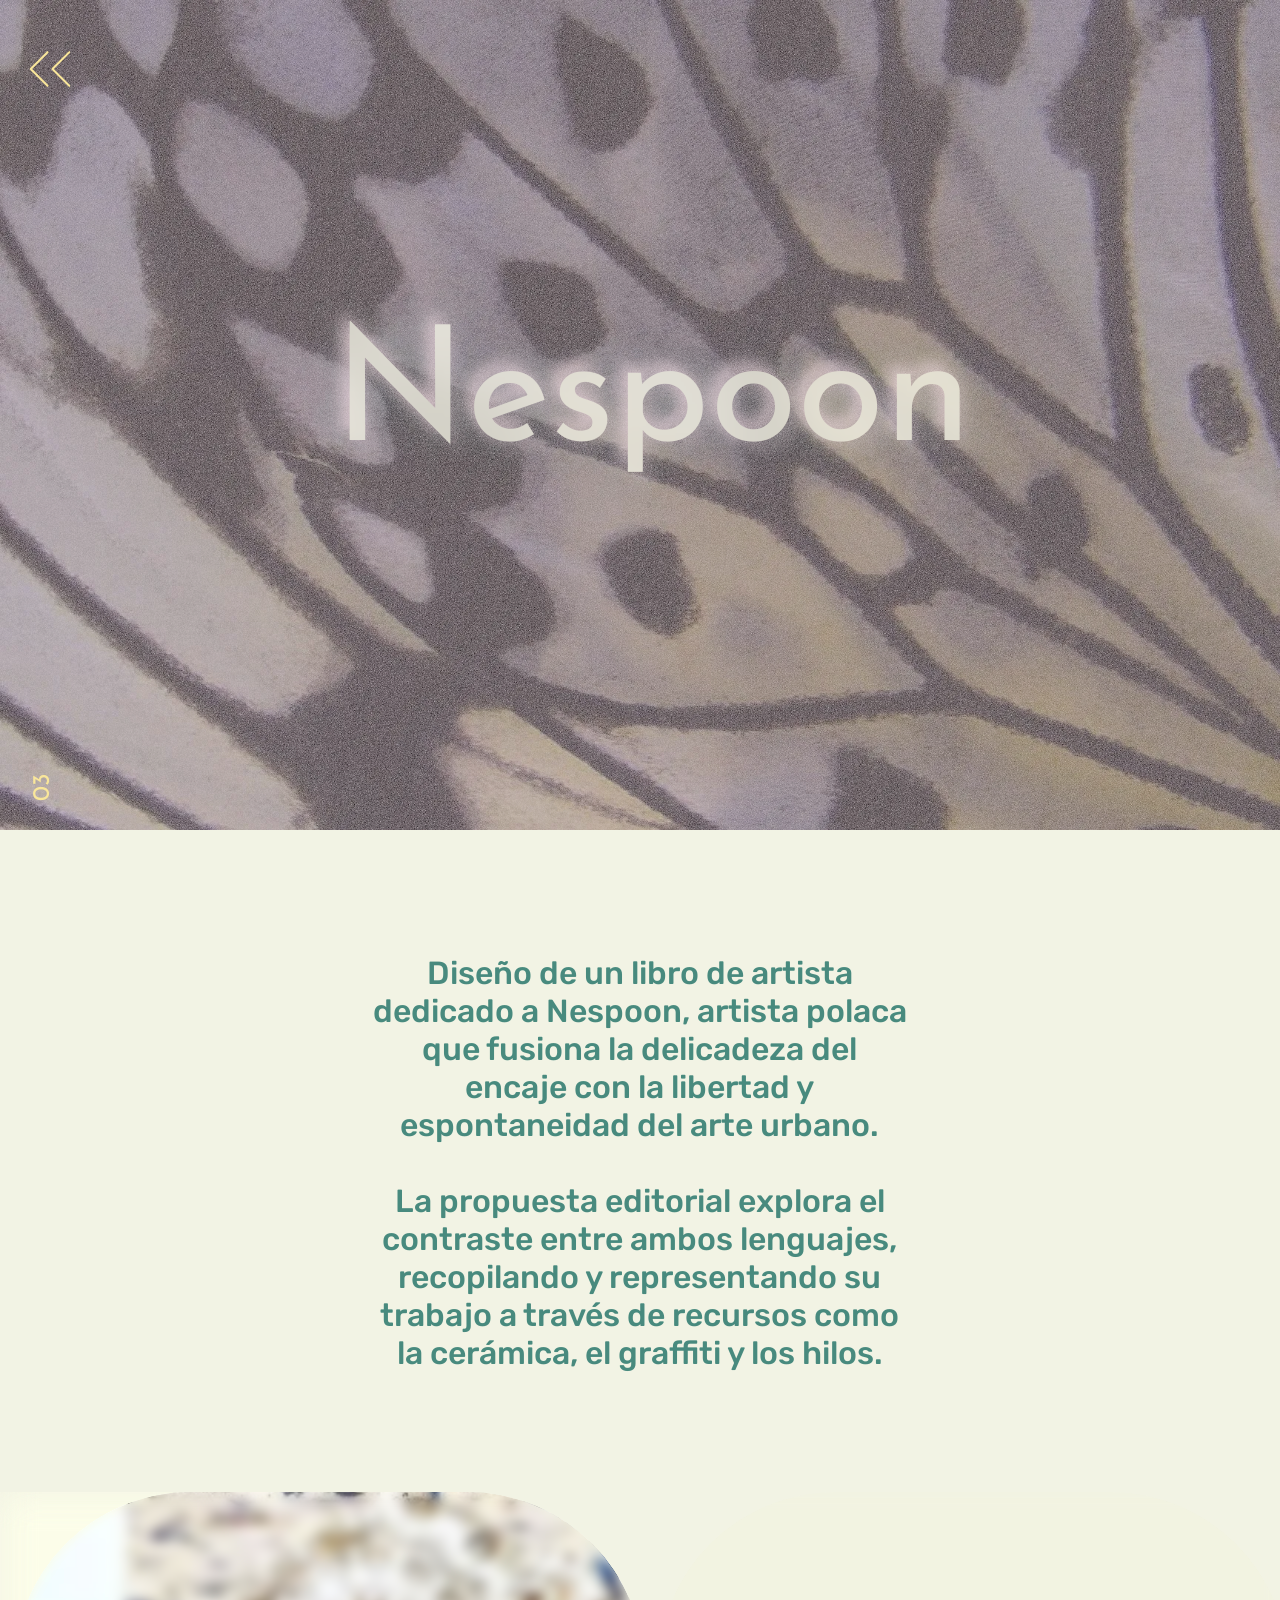
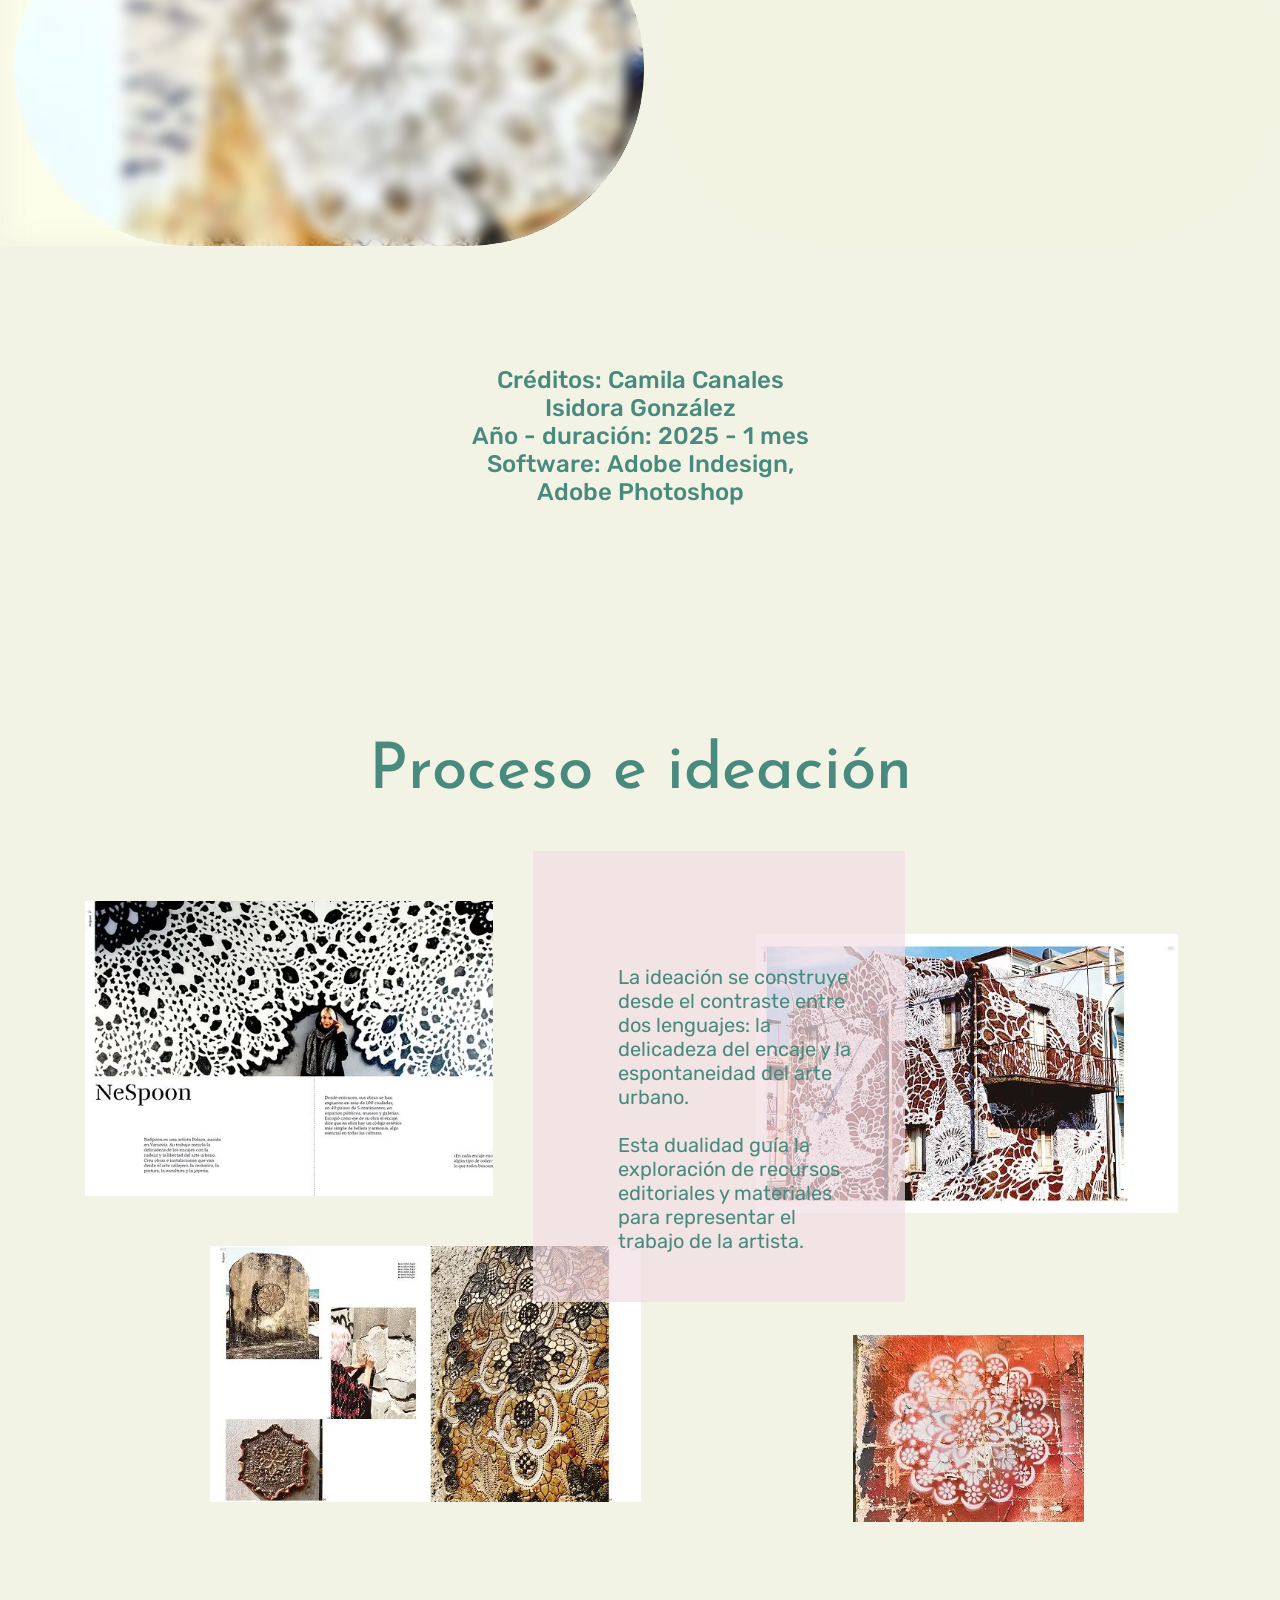
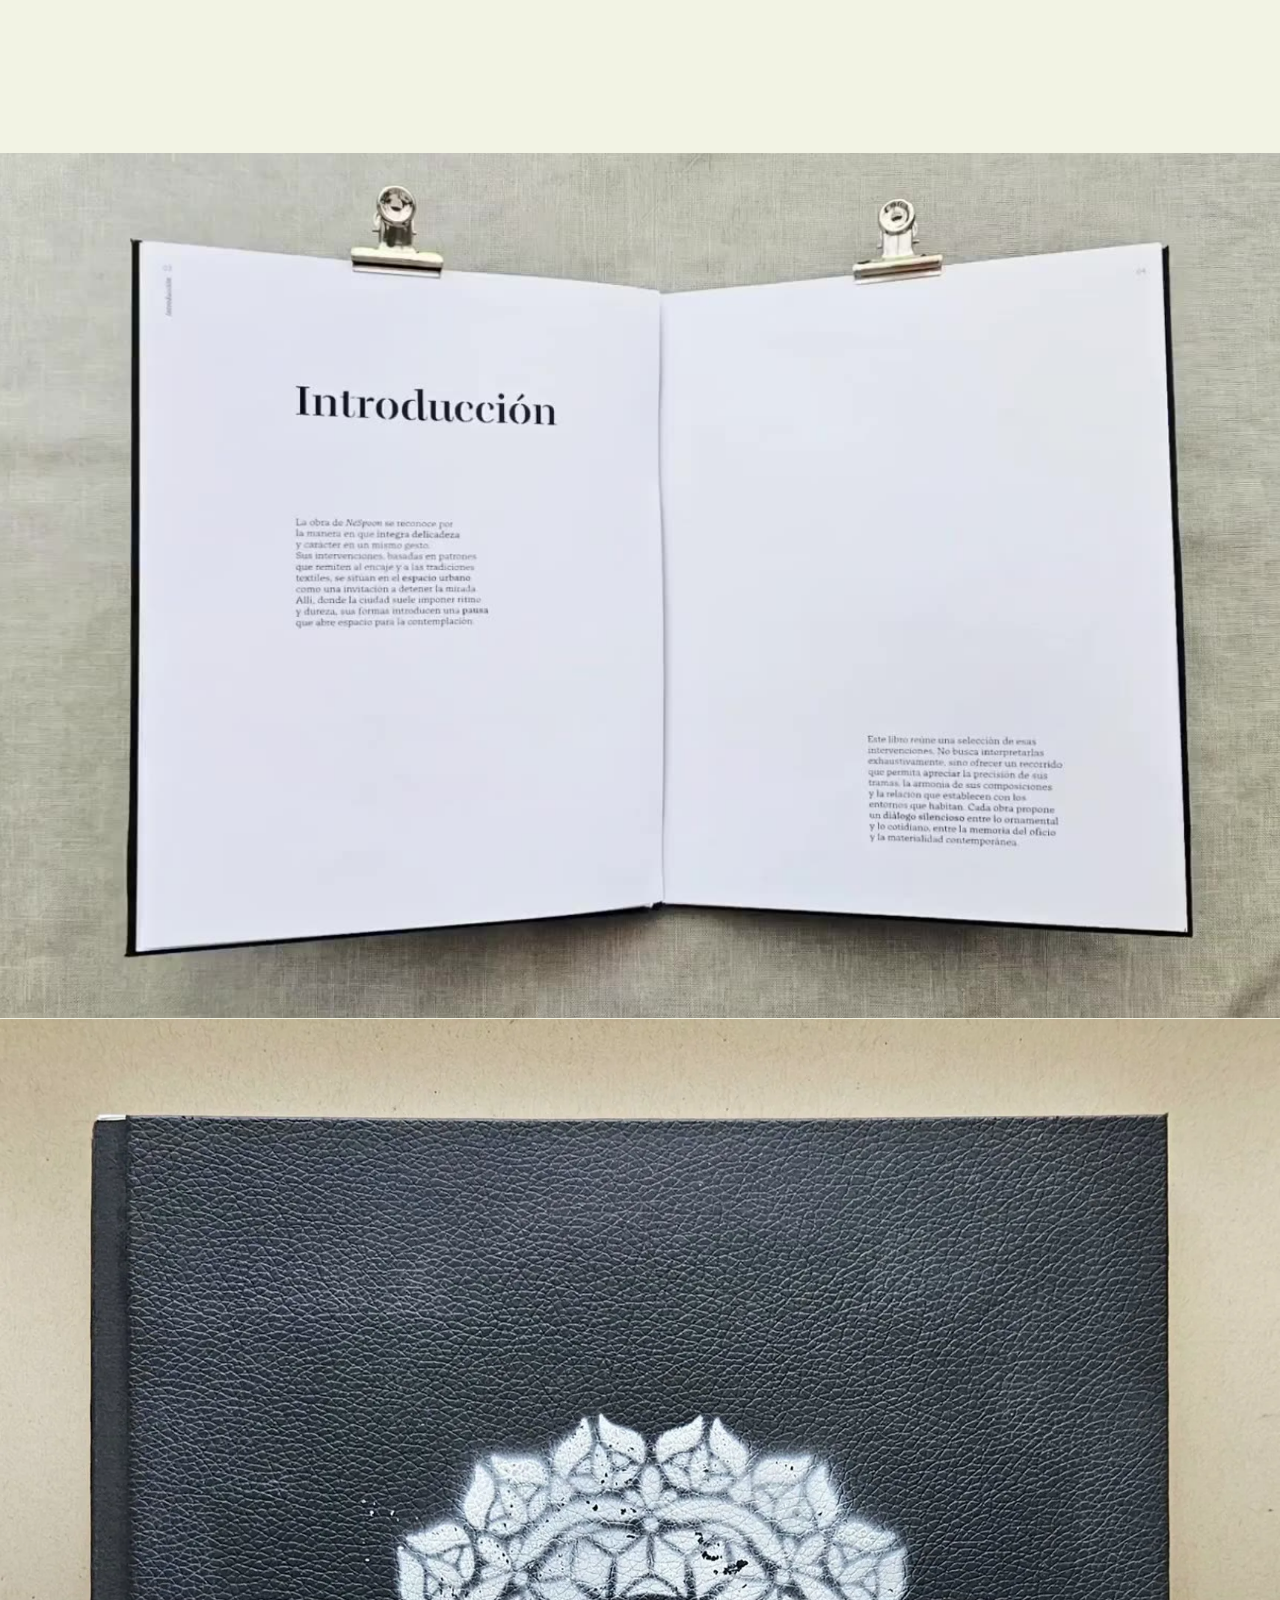
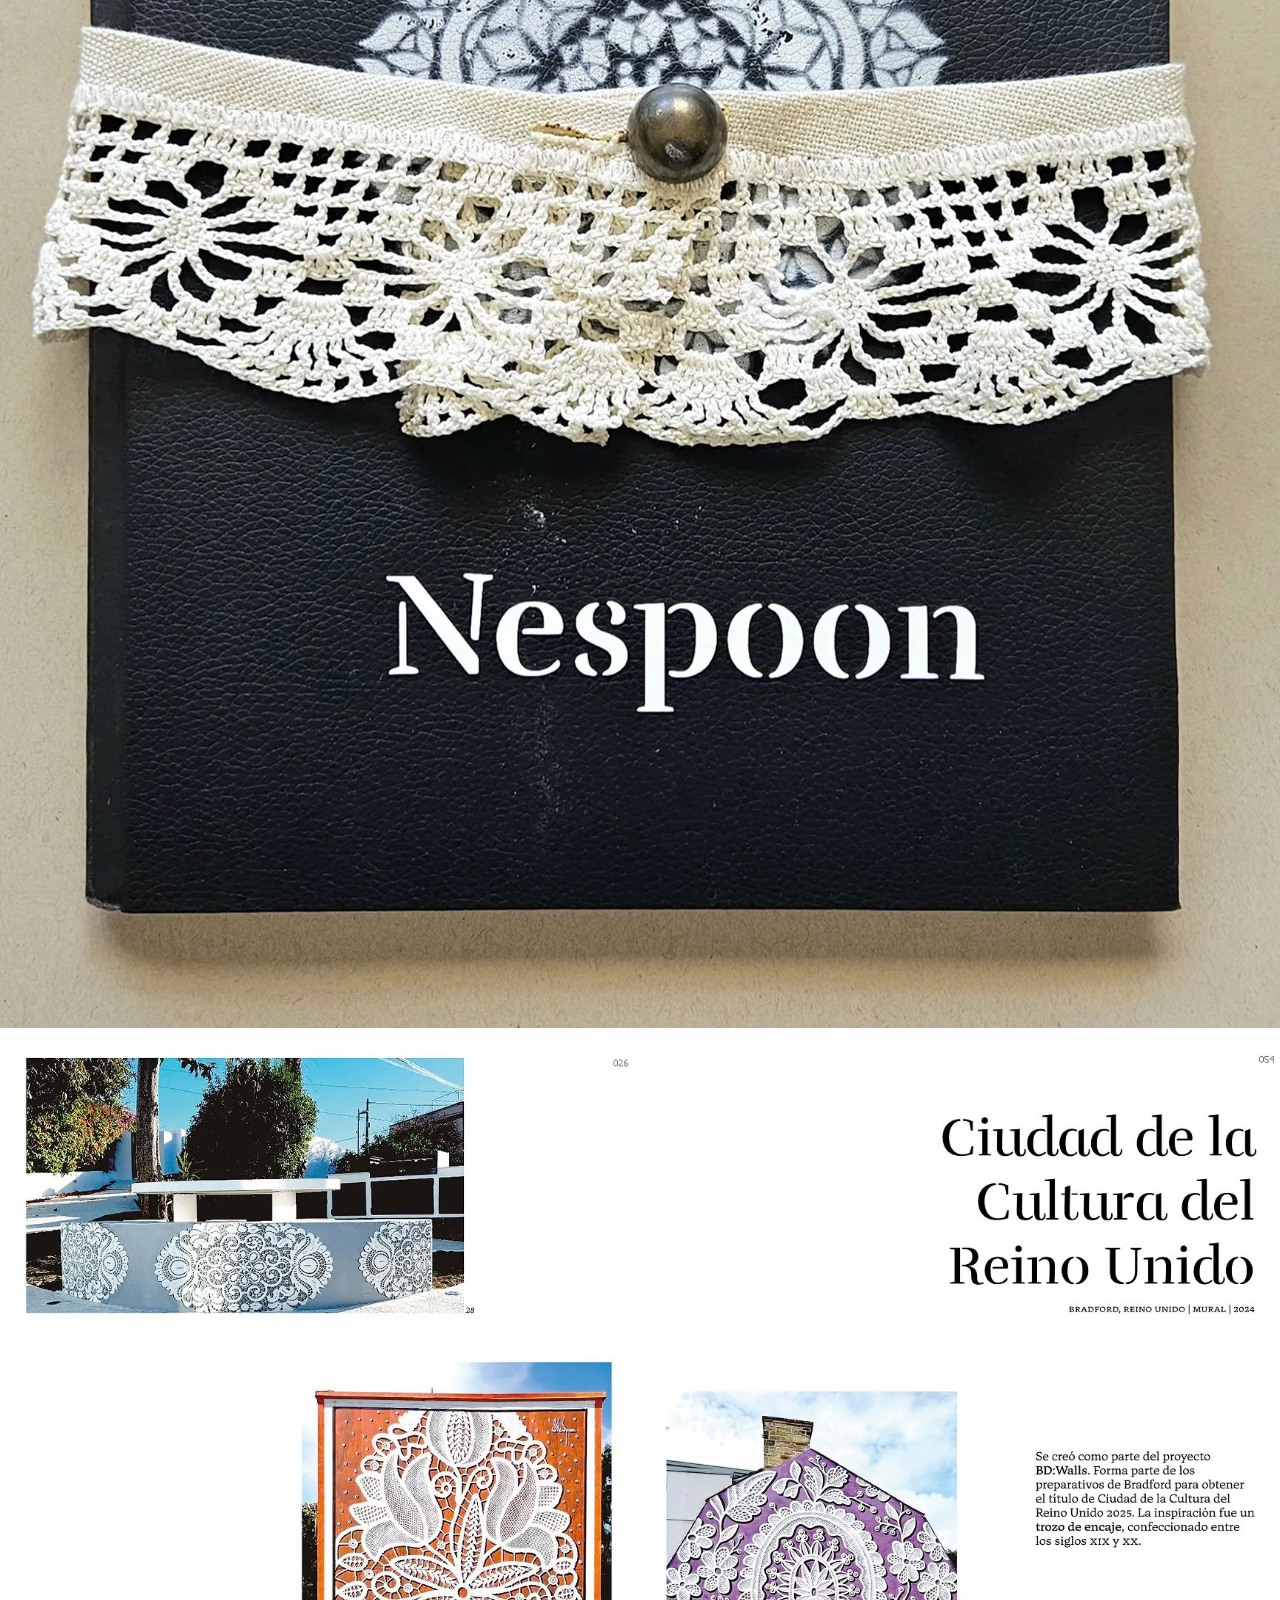
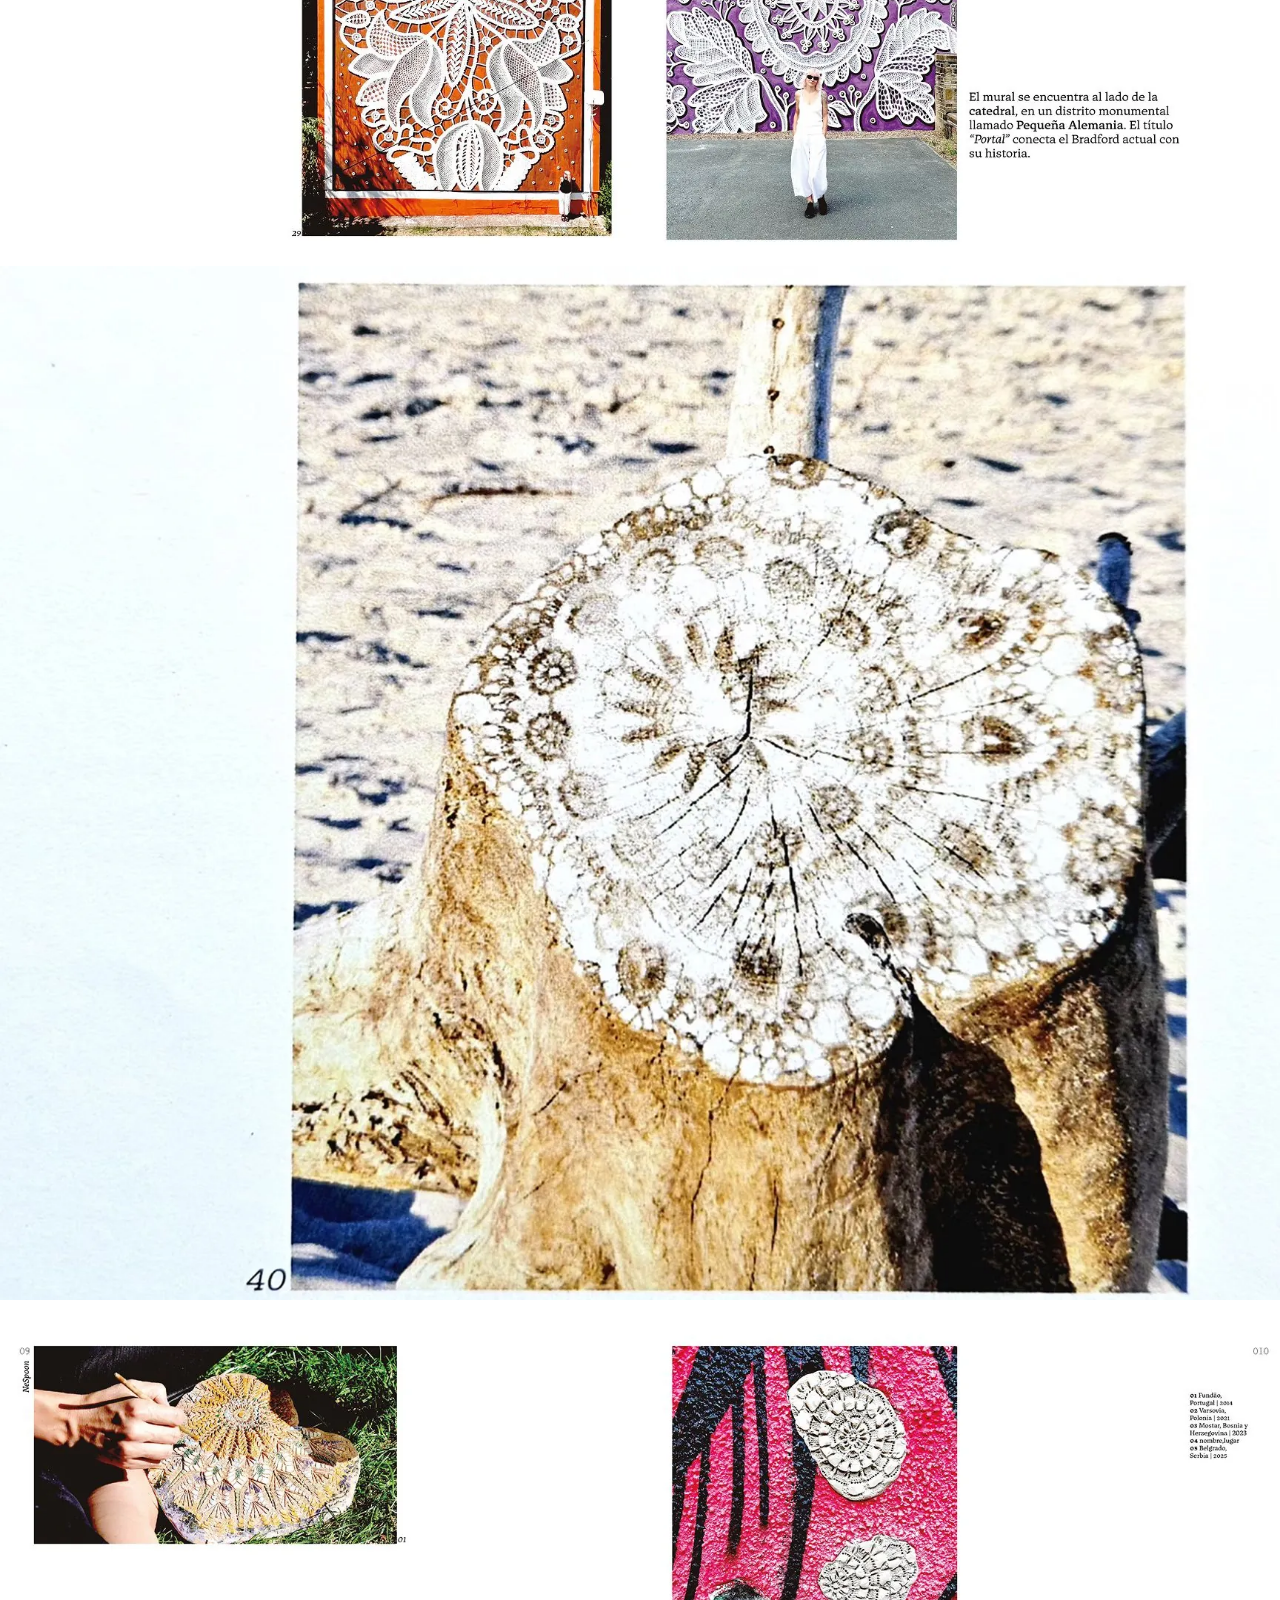
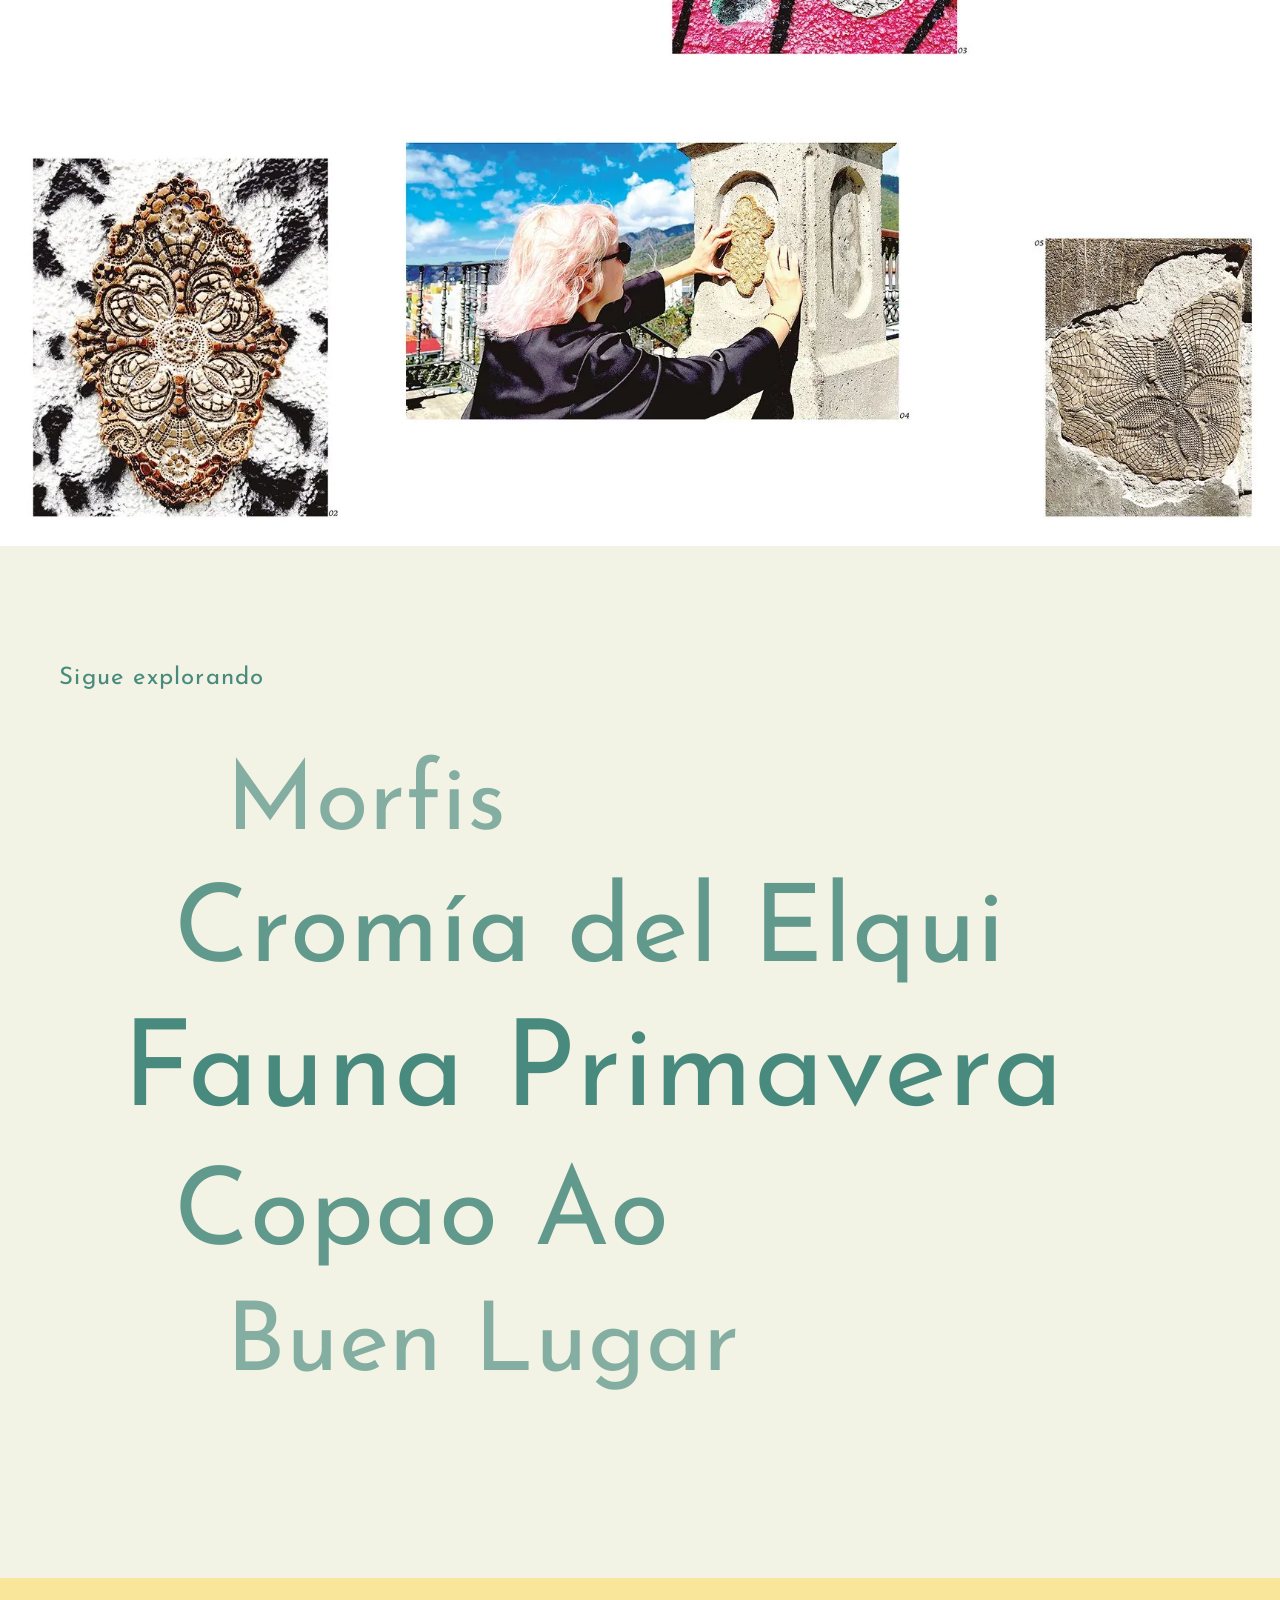
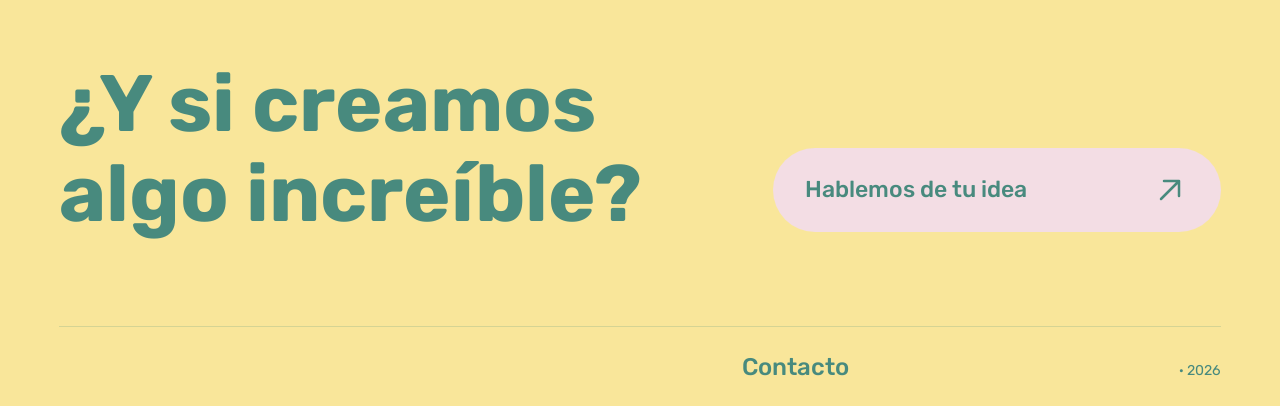
<file: nespoon.html>
<!DOCTYPE html>
<html lang="es">
<head>
  <meta charset="UTF-8">
  <meta name="viewport" content="width=device-width, initial-scale=1.0">
  <title>Nespoon · Camila Canales</title>
  <meta name="description" content="Diseño de un libro de artista dedicado a Nespoon, artista polaca que fusiona la delicadeza del encaje con la libertad y espontaneidad del arte urbano.">
  <link rel="preconnect" href="https://fonts.googleapis.com">
  <link rel="preconnect" href="https://fonts.gstatic.com" crossorigin>
  <link href="https://fonts.googleapis.com/css2?family=Josefin+Sans:ital,wght@0,400;0,500;0,600;1,500&family=Rubik:ital,wght@0,400;0,500;0,700;1,500&display=swap" rel="stylesheet">
  <link rel="stylesheet" href="css/estilos.css">
</head>
<body>
  <header class="proyecto-portada apilado alas">
    <img class="alas__medio" src="assets/img/nespoon/portada.jpg" srcset="assets/img/nespoon/portada-860.webp 860w, assets/img/nespoon/portada.webp 1728w" sizes="100vw" width="1728" height="1121" alt="" fetchpriority="high" decoding="async">
    <span class="alas__ruido" aria-hidden="true"></span>
    <span class="alas__brillo" aria-hidden="true"></span>
        <div class="proyecto-portada__contenido proyecto-portada__vidrio" style="--t1: 18.06%; --t1m: 88%; background-image: url('assets/img/nespoon/portada-desenfoque.jpg');" aria-hidden="true">
      <span class="volver-espacio"></span>
      <p class="proyecto-portada__titulo"><span>Nespoon</span></p>
    </div>
    <div class="proyecto-portada__contenido" style="--t1: 18.06%; --t1m: 88%;">
      <nav aria-label="Volver">
        <a class="volver" href="index.html#trabajos" aria-label="Volver al inicio">
          <img class="volver__icono--normal" src="assets/img/iconos/volver.svg" alt="" width="50" height="50">
          <img class="volver__icono--hover" src="assets/img/iconos/volver-hover.svg" alt="" width="50" height="50">
        </a>
      </nav>
      <h1 class="proyecto-portada__titulo"><span>Nespoon</span></h1>
      <p class="proyecto-portada__numero proyecto-portada__numero--verde" aria-label="Proyecto 03">03</p>
    </div>
  </header>

  <main>
    <article>
      <section class="proyecto-intro__descripcion" aria-label="Descripción del proyecto">
        <p>Diseño de un libro de artista dedicado a Nespoon, artista polaca que fusiona la delicadeza del encaje con la libertad y espontaneidad del arte urbano.</p>
        <p>La propuesta editorial explora el contraste entre ambos lenguajes, recopilando y representando su trabajo a través de recursos como la cerámica, el graffiti y los hilos.</p>
      </section>

      <section class="carrusel" aria-label="Imágenes del proyecto">
        <span class="carrusel__union" aria-hidden="true"></span>
        <ul class="carrusel__pista">
        <li class="carrusel__pildora"><img src="assets/img/nespoon/carrusel-1.jpg" srcset="assets/img/nespoon/carrusel-1.webp 412w" sizes="(max-width: 48rem) 9.2rem, 39.4rem" width="412" height="302" alt="" loading="lazy" decoding="async"><span class="carrusel__vidrio" aria-hidden="true"></span></li>
        <li class="carrusel__pildora"><img src="assets/img/nespoon/galeria-6.jpg" srcset="assets/img/nespoon/galeria-6-860.webp 860w, assets/img/nespoon/galeria-6.webp 1728w" sizes="(max-width: 48rem) 9.2rem, 39.4rem" width="1728" height="1142" alt="" loading="lazy" decoding="async"><span class="carrusel__vidrio" aria-hidden="true"></span></li>
        <li class="carrusel__pildora"><img src="assets/img/nespoon/proceso-1.jpg" srcset="assets/img/nespoon/proceso-1.webp 551w" sizes="(max-width: 48rem) 9.2rem, 39.4rem" width="551" height="398" alt="" loading="lazy" decoding="async"><span class="carrusel__vidrio" aria-hidden="true"></span></li>
        <li class="carrusel__pildora"><img src="assets/img/nespoon/carrusel-1.jpg" srcset="assets/img/nespoon/carrusel-1.webp 412w" sizes="(max-width: 48rem) 9.2rem, 39.4rem" width="412" height="302" alt="" loading="lazy" decoding="async"><span class="carrusel__vidrio" aria-hidden="true"></span></li>
        <li class="carrusel__pildora"><img src="assets/img/nespoon/galeria-6.jpg" srcset="assets/img/nespoon/galeria-6-860.webp 860w, assets/img/nespoon/galeria-6.webp 1728w" sizes="(max-width: 48rem) 9.2rem, 39.4rem" width="1728" height="1142" alt="" loading="lazy" decoding="async"><span class="carrusel__vidrio" aria-hidden="true"></span></li>
        <li class="carrusel__pildora"><img src="assets/img/nespoon/proceso-1.jpg" srcset="assets/img/nespoon/proceso-1.webp 551w" sizes="(max-width: 48rem) 9.2rem, 39.4rem" width="551" height="398" alt="" loading="lazy" decoding="async"><span class="carrusel__vidrio" aria-hidden="true"></span></li>
        <li class="carrusel__pildora"><img src="assets/img/nespoon/galeria-5.jpg" srcset="assets/img/nespoon/galeria-5-860.webp 860w, assets/img/nespoon/galeria-5.webp 1728w" sizes="(max-width: 48rem) 9.2rem, 39.4rem" width="1728" height="1396" alt="" loading="lazy" decoding="async"><span class="carrusel__vidrio" aria-hidden="true"></span></li>
        <li class="carrusel__pildora"><img src="assets/img/nespoon/galeria-6.jpg" srcset="assets/img/nespoon/galeria-6-860.webp 860w, assets/img/nespoon/galeria-6.webp 1728w" sizes="(max-width: 48rem) 9.2rem, 39.4rem" width="1728" height="1142" alt="" loading="lazy" decoding="async"><span class="carrusel__vidrio" aria-hidden="true"></span></li>
        <li class="carrusel__pildora" aria-hidden="true"><img src="assets/img/nespoon/carrusel-1.jpg" srcset="assets/img/nespoon/carrusel-1.webp 412w" sizes="(max-width: 48rem) 9.2rem, 39.4rem" width="412" height="302" alt="" loading="lazy" decoding="async"><span class="carrusel__vidrio" aria-hidden="true"></span></li>
        <li class="carrusel__pildora" aria-hidden="true"><img src="assets/img/nespoon/galeria-6.jpg" srcset="assets/img/nespoon/galeria-6-860.webp 860w, assets/img/nespoon/galeria-6.webp 1728w" sizes="(max-width: 48rem) 9.2rem, 39.4rem" width="1728" height="1142" alt="" loading="lazy" decoding="async"><span class="carrusel__vidrio" aria-hidden="true"></span></li>
        <li class="carrusel__pildora" aria-hidden="true"><img src="assets/img/nespoon/proceso-1.jpg" srcset="assets/img/nespoon/proceso-1.webp 551w" sizes="(max-width: 48rem) 9.2rem, 39.4rem" width="551" height="398" alt="" loading="lazy" decoding="async"><span class="carrusel__vidrio" aria-hidden="true"></span></li>
        <li class="carrusel__pildora" aria-hidden="true"><img src="assets/img/nespoon/carrusel-1.jpg" srcset="assets/img/nespoon/carrusel-1.webp 412w" sizes="(max-width: 48rem) 9.2rem, 39.4rem" width="412" height="302" alt="" loading="lazy" decoding="async"><span class="carrusel__vidrio" aria-hidden="true"></span></li>
        <li class="carrusel__pildora" aria-hidden="true"><img src="assets/img/nespoon/galeria-6.jpg" srcset="assets/img/nespoon/galeria-6-860.webp 860w, assets/img/nespoon/galeria-6.webp 1728w" sizes="(max-width: 48rem) 9.2rem, 39.4rem" width="1728" height="1142" alt="" loading="lazy" decoding="async"><span class="carrusel__vidrio" aria-hidden="true"></span></li>
        <li class="carrusel__pildora" aria-hidden="true"><img src="assets/img/nespoon/proceso-1.jpg" srcset="assets/img/nespoon/proceso-1.webp 551w" sizes="(max-width: 48rem) 9.2rem, 39.4rem" width="551" height="398" alt="" loading="lazy" decoding="async"><span class="carrusel__vidrio" aria-hidden="true"></span></li>
        <li class="carrusel__pildora" aria-hidden="true"><img src="assets/img/nespoon/galeria-5.jpg" srcset="assets/img/nespoon/galeria-5-860.webp 860w, assets/img/nespoon/galeria-5.webp 1728w" sizes="(max-width: 48rem) 9.2rem, 39.4rem" width="1728" height="1396" alt="" loading="lazy" decoding="async"><span class="carrusel__vidrio" aria-hidden="true"></span></li>
        <li class="carrusel__pildora" aria-hidden="true"><img src="assets/img/nespoon/galeria-6.jpg" srcset="assets/img/nespoon/galeria-6-860.webp 860w, assets/img/nespoon/galeria-6.webp 1728w" sizes="(max-width: 48rem) 9.2rem, 39.4rem" width="1728" height="1142" alt="" loading="lazy" decoding="async"><span class="carrusel__vidrio" aria-hidden="true"></span></li>
        </ul>
      </section>

      <dl class="proyecto-intro__creditos" style="--ancho-creditos: 23rem;" aria-label="Ficha del proyecto">
        <div><dt>Créditos:</dt> <dd>Camila Canales Isidora González</dd></div>
        <div><dt>Año - duración:</dt> <dd>2025 - 1 mes</dd></div>
        <div><dt>Software:</dt> <dd>Adobe Indesign, Adobe Photoshop</dd></div>
      </dl>

      <section class="proceso" aria-labelledby="proceso-titulo">
        <h2 class="proceso__titulo" id="proceso-titulo">Proceso e ideación</h2>
        <div class="collage">
          <figure class="collage__izquierda">
            <img class="collage__img-a" src="assets/img/nespoon/proceso-1.jpg" srcset="assets/img/nespoon/proceso-1.webp 551w" sizes="34vw" width="551" height="398" alt="" loading="lazy" decoding="async">
            <img class="collage__img-b" src="assets/img/nespoon/proceso-2.jpg" srcset="assets/img/nespoon/proceso-2.webp 582w" sizes="34vw" width="582" height="345" alt="" loading="lazy" decoding="async">
          </figure>
          <aside class="collage__nota"><p>La ideación se construye desde el contraste entre dos lenguajes: la delicadeza del encaje y la espontaneidad del arte urbano.</p><p>Esta dualidad guía la exploración de recursos editoriales y materiales para representar el trabajo de la artista.</p></aside>
          <figure class="collage__derecha">
            <img class="collage__img-c" src="assets/img/nespoon/proceso-3.jpg" srcset="assets/img/nespoon/proceso-3.webp 571w" sizes="34vw" width="571" height="377" alt="" loading="lazy" decoding="async">
            <img class="collage__img-d" src="assets/img/nespoon/proceso-4.jpg" srcset="assets/img/nespoon/proceso-4.webp 313w" sizes="34vw" width="313" height="253" alt="" loading="lazy" decoding="async">
          </figure>
        </div>
      </section>

      <section class="galeria" aria-label="Resultado final">
      <figure class="galeria__fila"><video style="aspect-ratio: 1735 / 1173;" muted loop playsinline preload="none" data-video-diferido poster="assets/img/nespoon/video-poster.jpg" aria-label="Video del proyecto Nespoon"><source src="assets/video/nespoon.mp4" type="video/mp4"></video></figure>
      <figure class="galeria__fila"><img src="assets/img/nespoon/galeria-2.jpg" srcset="assets/img/nespoon/galeria-2-860.webp 860w, assets/img/nespoon/galeria-2.webp 1728w" sizes="100vw" width="1728" height="2179" alt="" style="aspect-ratio: 1733 / 2179;" loading="lazy" decoding="async"></figure>
      <figure class="galeria__fila"><img src="assets/img/nespoon/galeria-3.jpg" srcset="assets/img/nespoon/galeria-3.webp 872w" sizes="50vw" width="872" height="1142" alt="" style="aspect-ratio: 872 / 1142;" loading="lazy" decoding="async"><img src="assets/img/nespoon/galeria-4.jpg" srcset="assets/img/nespoon/galeria-4.webp 864w" sizes="50vw" width="864" height="1142" alt="" style="aspect-ratio: 872 / 1142;" loading="lazy" decoding="async"></figure>
      <figure class="galeria__fila"><img src="assets/img/nespoon/galeria-5.jpg" srcset="assets/img/nespoon/galeria-5-860.webp 860w, assets/img/nespoon/galeria-5.webp 1728w" sizes="100vw" width="1728" height="1396" alt="" style="aspect-ratio: 1728 / 1396;" loading="lazy" decoding="async"></figure>
      <figure class="galeria__fila"><img src="assets/img/nespoon/galeria-6.jpg" srcset="assets/img/nespoon/galeria-6-860.webp 860w, assets/img/nespoon/galeria-6.webp 1728w" sizes="100vw" width="1728" height="1142" alt="" style="aspect-ratio: 1728 / 1142;" loading="lazy" decoding="async"></figure>
      </section>
    </article>

    <nav class="explorar" aria-labelledby="explorar-titulo">
      <h2 class="explorar__titulo" id="explorar-titulo">Sigue explorando</h2>
      <ul class="rueda" data-rueda>
        <li class="rueda__item"><a class="rueda__enlace" href="buen-lugar.html">Buen Lugar</a></li>
        <li class="rueda__item"><a class="rueda__enlace" href="morfis.html">Morfis</a></li>
        <li class="rueda__item"><a class="rueda__enlace" href="cromia-del-elqui.html">Cromía del Elqui</a></li>
        <li class="rueda__item"><a class="rueda__enlace" href="fauna-primavera.html">Fauna Primavera</a></li>
        <li class="rueda__item"><a class="rueda__enlace" href="copao-ao.html">Copao Ao</a></li>
      </ul>
    </nav>
  </main>

  <footer class="pie pie--amarillo">
    <section class="pie__invitacion" aria-labelledby="pie-titulo">
      <h2 class="pie__titulo" id="pie-titulo">¿Y si creamos<br>algo increíble?</h2>
      <button class="boton-contacto" type="button" data-abrir-contacto>
        Hablemos de tu idea
        <img src="assets/img/iconos/flecha.svg" alt="" width="40" height="40">
      </button>
    </section>
    <hr class="pie__separador">
    <div class="pie__firma">
      <button class="pie__contacto" type="button" data-abrir-contacto>Contacto</button>
      <p class="pie__creditos"><small>· 2026</small></p>
    </div>
  </footer>

  <dialog class="tarjeta-contacto" id="contacto" aria-labelledby="contacto-titulo">
    <button class="tarjeta-contacto__cerrar" type="button" data-cerrar-contacto aria-label="Cerrar contacto">×</button>
    <h2 class="tarjeta-contacto__titulo" id="contacto-titulo">Hagamos que<br>suceda.</h2>
    <p class="tarjeta-contacto__texto">Cuéntame tu idea, qué necesitas y cuándo te gustaría empezar.</p>
    <button class="tarjeta-contacto__correo copiable" type="button" data-copiar="mila.visuall.design@gmail.com" aria-label="Copiar correo mila.visuall.design@gmail.com">mila.visuall.design@gmail.com</button>
  </dialog>

  <script src="js/main.js"></script>
</body>
</html>
</file>
<file: css/estilos.css>
/* =========================================================
   Portafolio Camila Canales
   ========================================================= */

/* ----------  Colores del UI kit ---------- */
:root {
  --verde-claro: #afd8c0;
  --amarillo: #f9e69a;
  --verde: #488a7e;
  --crema: #f2f3e4;
  --rosa: #f3dde4;

  --fuente-titulos: "Josefin Sans", sans-serif;
  --fuente-texto: "Rubik", sans-serif;
}

/* Colores animables del degradé del índice */
@property --g1 { syntax: "<color>"; inherits: false; initial-value: #f9e69a; }
@property --g2 { syntax: "<color>"; inherits: false; initial-value: #f2f3e4; }
@property --g3 { syntax: "<color>"; inherits: false; initial-value: #afd8c0; }

/* ---------- 2. Cuerpo ---------- */
* { box-sizing: border-box; margin: 0; padding: 0; }

html {
  scroll-behavior: smooth;
  overflow-anchor: none;   /* evita que la página "se suba" con la rueda */
}

body {
  display: flex;
  flex-direction: column;
  background-color: var(--crema);
  color: var(--verde);
  font-family: var(--fuente-texto);
  overflow-x: hidden;
}

img, video { display: block; max-width: 100%; height: auto; }

a { color: inherit; text-decoration: none; }

ul { list-style: none; }

button { font: inherit; color: inherit; background: none; border: none; text-align: inherit; }

/* Cursor con forma de mariposa */
*, *::before, *::after {
  cursor: url("../assets/img/iconos/cursor-mariposa.png") 22 22, auto;
}

.visualmente-oculto {
  clip-path: inset(50%);
  height: 0.0625rem;
  width: 0.0625rem;
  overflow: hidden;
  white-space: nowrap;
}

:focus-visible { outline: 0.125rem solid var(--amarillo); outline-offset: 0.25rem; }


.apilado { display: flex; overflow: hidden; }
.apilado > * { flex: 0 0 100%; min-width: 0; }
.apilado > * + * { margin-left: -100%; }

/* ---------- 3. Efecto "alas de mariposa" ---------- */
.alas__medio {
  width: 100%;
  height: auto;          
  align-self: stretch;
  object-fit: cover;
  z-index: 0;
  transition: filter 0.6s ease;
  -webkit-mask-image: radial-gradient(circle at var(--x, 50%) var(--y, 50%), rgba(0, 0, 0, var(--transparencia, 1)) 0%, #000 var(--radio, 0%));
  mask-image: radial-gradient(circle at var(--x, 50%) var(--y, 50%), rgba(0, 0, 0, var(--transparencia, 1)) 0%, #000 var(--radio, 0%));
}

.alas__brillo {
  z-index: 1;
  pointer-events: none;
  mix-blend-mode: soft-light;
  background-image: linear-gradient(115deg,
    transparent 30%,
    rgba(243, 221, 228, 0.55) 42%,
    rgba(255, 255, 255, 0.8) 48%,
    rgba(175, 216, 192, 0.55) 54%,
    rgba(249, 230, 154, 0.45) 60%,
    transparent 72%);
  transform: translateX(-100%);
  animation: brillo-alas 7s ease-in-out infinite;
}

.alas { background-color: var(--crema); }

.alas:hover {
  --transparencia: 0.6;      
  --radio: 20%;
}

/* Ruido monocromo rosa del Figma: Fijo encima de la foto,
   así se mantiene aunque el ala se vuelva translúcida */
.alas__ruido {
  z-index: 1;
  pointer-events: none;
  background-image: url("../assets/img/ruido.png");
  background-size: 8rem 8rem;
  opacity: 0.45;
  mix-blend-mode: soft-light;
}

.alas:hover .alas__medio { filter: saturate(1.1); }

/* Portadas de proyecto */
.proyecto-portada .alas__medio,
.proyecto-portada.alas:hover .alas__medio {
  filter: brightness(0.82) contrast(0.88) saturate(1.05);
}
.alas:hover .alas__brillo { animation-duration: 3.5s; }

/* El brillo cruza el ala de izquierda a derecha */
@keyframes brillo-alas {
  from { transform: translateX(-100%); }
  to   { transform: translateX(100%); }
}

/* =========================================================
   HOME
   ========================================================= */

/* ---------- 5. Portada ---------- */
.portada {
  z-index: 0;
  aspect-ratio: 1728 / 1577;
}

.portada__contenido {
  display: flex;
  flex-direction: column;
  z-index: 2;
  padding-top: 4.225%;
}

/* Barra superior: fecha + menú */
.barra {
  display: flex;
  justify-content: space-between;
  align-items: flex-start;
  height: 1.75rem;
  padding-left: 4.282%;
  padding-right: 3.588%;
  z-index: 3;
}

.barra__fecha {
  font-weight: 500;
  font-size: 0.875rem;
  color: var(--amarillo);
}

.menu__lista {
  display: flex;
  align-items: flex-start;
  gap: 2rem;
}

.menu__item { display: flex; flex-direction: column; align-items: flex-start; }

.menu__enlace {
  font-family: var(--fuente-texto);
  font-weight: 500;
  font-size: 1.5rem;
  color: var(--amarillo);
  transition: color 0.3s ease;
}

.menu__enlace:hover,
.menu__enlace:focus-visible,
.menu__item--trabajos:hover > .menu__enlace,
.menu__enlace[aria-expanded="true"] {
  color: var(--verde-claro);
}

/* Desplegable de trabajos */
.submenu {
  display: none;
  flex-direction: column;
  width: 0;            /* la lista se va hacia la derecha */
  overflow: visible;
  padding-top: 1.75rem;
}

.menu__item--trabajos:hover .submenu,
.menu__item--trabajos:focus-within .submenu,
.menu__item--trabajos.abierto .submenu {
  display: flex;
  animation: aparecer 0.35s ease both;
}

.submenu__enlace {
  font-weight: 500;
  font-size: 1.5rem;
  white-space: nowrap;
  color: var(--verde-claro);
  transition: color 0.25s ease;
}

.submenu__enlace:hover,
.submenu__enlace:focus-visible { color: var(--amarillo); }

/* Cuerpo de la portada */
.portada__cuerpo {
  display: flex;
  align-items: flex-start;
}

/* Columnas laterales del mismo ancho: así el título queda centrado en la pantalla */
.portada__lateral {
  display: flex;
  flex: 0 0 4.5rem;
}

.portada__lateral--izquierda {
  margin-top: 31.6%;         
  padding-left: 1.5rem;
}

.portada__lateral--derecha {
  justify-content: flex-end;
  margin-top: 12.9%;         /* altura del ícono de Instagram */
  padding-right: 1.125rem;
}

.credito-vertical {
  white-space: nowrap;
  text-orientation: sideways;   
  writing-mode: vertical-rl;
  transform: rotate(180deg);
  font-size: 0.8125rem;
  color: var(--crema);
}

.titulo-portada {
  display: flex;
  flex-direction: column;
  flex: 1;
  min-width: 0;
  margin-top: 8.04%;
}

/* "Porta" y "folio" escalonados como en el Figma; el grupo completo va centrado. */
.titulo-portada__grupo {
  --tam: 21.875rem;
  --desfase: 1.889;
  display: flex;
  flex-direction: column;
  align-self: center;
  font-family: var(--fuente-titulos);
  font-weight: 400;
  font-size: var(--tam);
  line-height: 1;
  white-space: nowrap;
  color: var(--rosa);
}

.titulo-portada__grupo span:nth-child(2) {
  margin-left: calc(var(--tam) * var(--desfase));
  margin-top: 0.9%;
}

.instagram {
  display: flex;
  flex-direction: column;
  align-items: center;
  gap: 0.375rem;
  width: 2.75rem;
}

.instagram__icono { width: 100%; }
.instagram__icono--hover { display: none; }

.instagram__texto {
  writing-mode: vertical-rl;
  text-orientation: sideways;
  transform: rotate(180deg);
  font-size: 1.25rem;
  color: var(--crema);
  transition: color 0.3s ease;
}

.instagram:hover .instagram__icono--normal { display: none; }
.instagram:hover .instagram__icono--hover { display: block; }
.instagram:hover .instagram__texto { color: var(--amarillo); }

/* ---------- 6. Trabajos (índice) ---------- */
main {
  display: flex;
  flex-direction: column;
  z-index: 1;
}

.trabajos {
  display: flex;
  flex-direction: column;
  z-index: 3;
}

.titulo-seccion {
  font-family: var(--fuente-titulos);
  font-weight: 500;
  font-style: italic;
  font-size: 6rem;
  line-height: 1;
  color: var(--amarillo);
}

.trabajos__titulo {
  align-self: flex-end;
  margin-top: calc(-6rem - 7.29%);   
  margin-bottom: 7.29%;
  padding-right: 5.5%;   
}

.indice { display: flex; flex-direction: column; }

.indice__enlace {
  --g1: var(--amarillo);
  --g2: var(--crema);
  --g3: var(--verde-claro);
  display: flex;
  align-items: center;
  min-height: 10.25rem;
  padding-left: 2.894%;
  padding-right: 1.94%;     
  background-image: linear-gradient(90deg, var(--g1), var(--g2) 50%, var(--g3));
  transition: --g1 0.6s ease, --g2 0.6s ease, --g3 0.6s ease;
}

/* Estado hover pedido: rosa → verde claro → rosa */
.indice__enlace:hover,
.indice__enlace:focus-visible {
  --g1: var(--rosa);
  --g2: var(--verde-claro);
  --g3: var(--rosa);
}

.indice__resumen,
.indice__detalle {
  display: flex;
  align-items: center;
  flex: 1;
}

.indice__resumen { gap: 7.0625rem; }

.indice__categoria {
  flex-shrink: 0;
  width: 29.5rem;
  white-space: pre;
  font-weight: 500;
  font-style: italic;
  font-size: 1.25rem;
}

.indice__nombre {
  font-family: var(--fuente-titulos);
  font-weight: 600;
  font-size: 4rem;
  white-space: nowrap;
}

.indice__chevron {
  align-self: flex-start;
  width: 2.1875rem;
  margin-top: 1.5625rem;
}

.indice__chevron--arriba { display: none; }

/* Variante 2 (al pasar el cursor) */
.indice__detalle { display: none; gap: 6.93%; min-height: 25.125rem; }

.indice__detalle-nombre {
  font-family: var(--fuente-titulos);
  font-weight: 500;
  font-size: 2.25rem;
  white-space: nowrap;
}

.indice__foto {
  width: 25.28%;
  aspect-ratio: 412 / 302;
  object-fit: cover;
}

.indice__descripcion {
  max-width: 35.125rem;
  flex: 1;
  font-weight: 500;
  font-size: 1.5rem;
  line-height: normal;
}

.indice__enlace:hover .indice__resumen,
.indice__enlace:focus-visible .indice__resumen { display: none; }

.indice__enlace:hover .indice__detalle,
.indice__enlace:focus-visible .indice__detalle {
  display: flex;
  animation: aparecer 0.45s ease both;
}

.indice__enlace:hover .indice__chevron--abajo,
.indice__enlace:focus-visible .indice__chevron--abajo { display: none; }
.indice__enlace:hover .indice__chevron--arriba,
.indice__enlace:focus-visible .indice__chevron--arriba { display: block; }

/* ---------- 7. Sobre mí ---------- */
.sobre-mi {
  margin-top: 14.12%;
  color: var(--crema);
}

.sobre-mi__contenido {
  display: flex;
  flex-direction: column;
  z-index: 2;
  padding-top: 6.887%;
  padding-bottom: 12.15%;
}

/* Contactos copiables */
.copiable {
  color: var(--rosa);
  overflow-wrap: anywhere;
  transition: color 0.3s ease;
}

.copiable:hover,
.copiable:focus-visible { color: var(--amarillo); }

.copiable[data-copiado]::after {
  content: " · ¡copiado!";
  font-size: 1rem;
  color: var(--amarillo);
}

/* Cinta "about me" en movimiento */
.cinta {
  display: flex;
  overflow: hidden;
  height: 3.4375rem;
}

.cinta + .cinta { margin-top: 0.875rem; }

.cinta__pista {
  display: flex;
  flex-shrink: 0;
  animation: cinta 26s linear infinite;
}

.cinta--inversa .cinta__pista { animation-direction: reverse; }

.cinta__unidad {
  display: flex;
  align-items: center;
  gap: 0.5rem;
  padding-right: 0.75rem;
  font-family: var(--fuente-titulos);
  font-size: 2.5rem;
  white-space: nowrap;
  color: var(--verde);
}

.cinta__mariposa { width: 3.4375rem; flex-shrink: 0; }

@keyframes cinta {
  from { transform: translateX(0); }
  to   { transform: translateX(-50%); }
}

.sobre-mi__titulo {
  align-self: flex-end;
  margin-top: 18.92%;
  padding-right: 5%;     
}

.sobre-mi__columnas {
  display: flex;
  align-items: flex-start;
  margin-top: 11.23%;
}

.sobre-mi__perfil {
  display: flex;
  flex-direction: column;
  width: 21.7%;
  margin-left: 7.697%;
}

.sobre-mi__foto {
  width: 93.9%;
  height: auto;
  aspect-ratio: 352 / 263;
  object-fit: cover;
  filter: grayscale(100%);
}

.sobre-mi__bio { margin-top: 11.2%; }

.sobre-mi__datos {
  display: flex;
  align-items: flex-start;
  width: 62.6%;
  margin-left: 8.39%;
}

.sobre-mi__bloque { width: 34.67%; }

.sobre-mi p,
.sobre-mi li,
.sobre-mi h3,
.sobre-mi address {
  font-size: 1.25rem;
  line-height: normal;
}


.sobre-mi h3 { font-weight: 700; }
.sobre-mi h3:not(.sin-espacio) { margin-bottom: 1.5rem; }
.sobre-mi * + h3,
.sobre-mi__bio p + p { margin-top: 1.5rem; }

.sobre-mi address { font-style: normal; }

/* ---------- 8. Pie de página ---------- */
.pie {
  display: flex;
  flex-direction: column;
  padding: 2.5rem 4.63% 1.5625rem;
  background-color: var(--crema);
}

.pie--amarillo { background-color: var(--amarillo); }

.pie__invitacion {
  display: flex;
  justify-content: space-between;
  align-items: flex-end;
  padding-top: 2.5625rem;
  padding-bottom: 5.5rem;
}

.pie__titulo {
  font-weight: 700;
  font-size: 5rem;
  line-height: 1.12;
}

.boton-contacto {
  display: flex;
  align-items: center;
  justify-content: space-between;
  width: 28rem;
  height: 5.25rem;
  margin-bottom: 0.375rem;
  padding-left: 2rem;
  padding-right: 1.9rem;
  border-radius: 2.625rem;
  background-color: var(--amarillo);
  font-weight: 500;
  font-size: 1.4375rem;
  line-height: 1.12;
  color: var(--verde);
}

.pie--amarillo .boton-contacto { background-color: var(--rosa); }

.boton-contacto img { width: 2.5rem; }

.pie__separador {
  height: 0.0625rem;
  border: none;
  background-color: var(--verde);
  opacity: 0.2;
}

.pie__firma {
  display: flex;
  justify-content: flex-end;
  align-items: flex-start;
  gap: 6.5rem;
  margin-top: 1.625rem;
}

.pie__contacto {
  font-weight: 500;
  font-size: 1.5rem;
}

.pie__creditos {
  width: 16.75rem;
  margin-top: 0.4375rem;
  text-align: right;
  font-size: 1.0625rem;
  line-height: 1.12;
}

/* ---------- 9. Tarjeta de contacto ---------- */
.tarjeta-contacto {
  width: 40rem;
  max-width: 92%;
  margin: auto;
  border: 0;
  border-radius: 1.75rem;
  background-color: var(--crema);
  color: var(--verde);
}

.tarjeta-contacto[open] {
  display: flex;
  flex-direction: column;
  padding: 2rem 2.75rem 3rem 2.625rem;
  animation: aparecer 0.35s ease both;
}

.tarjeta-contacto::backdrop {
  background-color: rgba(72, 138, 126, 0.45);
  backdrop-filter: blur(0.25rem);
}

.tarjeta-contacto__cerrar {
  align-self: flex-end;
  display: flex;
  justify-content: center;
  align-items: center;
  width: 3rem;
  height: 3rem;
  border-radius: 50%;
  background-color: var(--amarillo);
  font-size: 2.125rem;
  line-height: 1;
  color: var(--verde);
}

.tarjeta-contacto__titulo {
  margin-top: 0.6875rem;
  font-weight: 700;
  font-size: 3.5625rem;
  line-height: 1.12;
}

.tarjeta-contacto__texto {
  max-width: 34.5rem;
  margin-top: 1.25rem;
  margin-left: 0.125rem;
  font-size: 1.1875rem;
  line-height: 1.12;
}

.tarjeta-contacto__correo {
  display: flex;
  align-items: center;
  height: 5.75rem;
  margin-top: 3.0625rem;
  margin-left: 0.125rem;
  padding-left: 1.625rem;
  border-radius: 1rem;
  background-color: var(--verde-claro);
  font-weight: 500;
  font-size: 1.5rem;
  line-height: 1.12;
  color: var(--crema);
}

/* El correo de la tarjeta se copia al hacer clic */
.tarjeta-contacto__correo[data-copiado]::after {
  content: " · ¡copiado!";
  font-size: 1rem;
}

/* =========================================================
   PÁGINAS DE PROYECTO
   ========================================================= */

/* ---------- 10. Portada del proyecto ---------- */
.proyecto-portada {
  z-index: 0;
  aspect-ratio: 1728 / 1121;
}

.proyecto-portada__contenido {
  display: flex;
  flex-direction: column;
  align-items: flex-start;
  z-index: 3;
  padding-top: 3.414%;
  padding-left: 1.968%;
  padding-bottom: 2.257%;
}

.volver { display: flex; width: 3.125rem; }
.volver img { width: 100%; }
.volver__icono--hover { display: none; }
.volver:hover .volver__icono--normal { display: none; }
.volver:hover .volver__icono--hover { display: block; }

.proyecto-portada__titulo {
  display: flex;
  flex-direction: column;
  --tam: 17.5rem;
  align-self: center;
  margin-top: var(--t1);
  font-family: var(--fuente-titulos);
  font-weight: 400;
  font-size: var(--tam);
  line-height: 1;
  white-space: nowrap;
  color: var(--crema);
  opacity: 0.75;
  /* Sombras del Figma.
     Se suma un halo verde oscuro muy suave detrás para separar las letras del fondo. */
  text-shadow:
    -0.5rem -0.5rem 1rem var(--rosa),
    0.5rem 0.5rem 1rem rgba(243, 221, 228, 0.35),
    0 0 3rem rgba(72, 138, 126, 0.45);
}

/* Desenfoque de fondo debajo del título */
.proyecto-portada__vidrio {
  z-index: 2;
  background: center / cover no-repeat;
  -webkit-background-clip: text;
  background-clip: text;
  color: transparent;
}

.proyecto-portada__vidrio .proyecto-portada__titulo {
  color: transparent;
  opacity: 1;
  text-shadow: none;
}

.volver-espacio { display: flex; width: 3.125rem; height: 3.125rem; flex-shrink: 0; }

.proyecto-portada__titulo span:first-child { align-self: flex-start; }


.proyecto-portada__titulo span + span {
  margin-left: calc(var(--tam) * var(--desfase, 0));
  margin-top: var(--t2);
}

.proyecto-portada__numero {
  margin-top: auto;
  writing-mode: vertical-rl;
  text-orientation: sideways;
  transform: rotate(180deg);
  font-family: var(--fuente-titulos);
  font-size: 1.5rem;
  color: var(--amarillo);
}

.proyecto-portada__numero--verde { color: var(--amarillo); }

/* ---------- 11. Descripción y créditos ---------- */
.proyecto-intro__descripcion,
.proyecto-intro__creditos {
  margin-left: auto;
  margin-right: auto;
  text-align: center;
  font-weight: 500;
}

.proyecto-intro__descripcion {
  width: 41.73%;
  margin-top: 9.66%;
  font-size: 2rem;
}

.proyecto-intro__descripcion p + p { margin-top: 2.375rem; }

.proyecto-intro__creditos {
  display: flex;
  flex-direction: column;
  width: var(--ancho-creditos);  
  max-width: 90%;
  min-height: 11.375rem;
  margin-top: 7.5rem;
  font-size: 1.5rem;
}

.proyecto-intro__creditos div { display: block; }
.proyecto-intro__creditos dt,
.proyecto-intro__creditos dd { display: inline; }

/* ---------- 12. Carrusel de fotos ---------- */
.carrusel {
  display: flex;
  overflow: hidden;
  margin-top: 7.5rem;
}

/* Borde izquierdo del vidrio: allí el Figma refracta la imagen y las píldoras
   parecen fundirse entre sí. Franja con desenfoque que se desvanece hacia la derecha. */
.carrusel__union {
  display: flex;
  flex: 0 0 12rem;
  margin-right: -12rem;     
  pointer-events: none;
  -webkit-backdrop-filter: blur(1.1rem) saturate(1.3) brightness(1.04);
  backdrop-filter: blur(1.1rem) saturate(1.3) brightness(1.04);
  -webkit-mask-image: linear-gradient(90deg, #000 0%, #000 35%, transparent 100%);
  mask-image: linear-gradient(90deg, #000 0%, #000 35%, transparent 100%);
  box-shadow: inset 0.25rem 0 0.6rem rgba(255, 255, 255, 0.55);
}

.carrusel__pista {
  display: flex;
  gap: 0.875rem;
  flex-shrink: 0;
  padding-left: 0.875rem;
  animation: carrusel 24s infinite;
}

.carrusel:hover .carrusel__pista { animation-play-state: paused; }

.carrusel__pildora {
  display: flex;
  flex-shrink: 0;
  width: 39.375rem;
  height: 22.125rem;
  overflow: hidden;
  border-radius: 12.5rem;
}

.carrusel__pildora > * { flex: 0 0 100%; }

.carrusel__pildora img {
  width: 100%;
  height: 100%;
  object-fit: cover;
  transform: scale(1.2);
  animation: zoom-pildora 6s ease-in-out infinite;
}

.carrusel__vidrio {
  margin-left: -100%;
  z-index: 1;
  border-radius: inherit;
  pointer-events: none;
  background-image: linear-gradient(135deg, rgba(255, 255, 255, 0.3), transparent 38%, transparent 62%, rgba(175, 216, 192, 0.22));
  box-shadow:
    inset 0.4rem 0.4rem 0.9rem rgba(255, 255, 255, 0.75),
    inset -0.4rem -0.4rem 0.9rem rgba(243, 221, 228, 0.6),
    inset 0.15rem -0.15rem 0.5rem rgba(175, 216, 192, 0.55),
    inset 0 0 0 0.0625rem rgba(255, 255, 255, 0.5);
  -webkit-backdrop-filter: blur(0.4rem) saturate(1.25);
  backdrop-filter: blur(0.4rem) saturate(1.25);
  /* el desenfoque solo actúa en el borde, como la refracción del vidrio */
  -webkit-mask-image: radial-gradient(ellipse at center, transparent 58%, #000 100%);
  mask-image: radial-gradient(ellipse at center, transparent 58%, #000 100%);
}

.carrusel__pildora:nth-child(2n) img { animation-delay: -3s; }
.carrusel__pildora:nth-child(3n) img { animation-delay: -1.5s; }


@keyframes carrusel {
  0%, 8%      { transform: translateX(0); animation-timing-function: cubic-bezier(0.5, 0, 0.2, 1); }
  12.5%, 20.5% { transform: translateX(-6.25%); animation-timing-function: cubic-bezier(0.5, 0, 0.2, 1); }
  25%, 33%    { transform: translateX(-12.5%); animation-timing-function: cubic-bezier(0.5, 0, 0.2, 1); }
  37.5%, 45.5% { transform: translateX(-18.75%); animation-timing-function: cubic-bezier(0.5, 0, 0.2, 1); }
  50%, 58%    { transform: translateX(-25%); animation-timing-function: cubic-bezier(0.5, 0, 0.2, 1); }
  62.5%, 70.5% { transform: translateX(-31.25%); animation-timing-function: cubic-bezier(0.5, 0, 0.2, 1); }
  75%, 83%    { transform: translateX(-37.5%); animation-timing-function: cubic-bezier(0.5, 0, 0.2, 1); }
  87.5%, 95.5% { transform: translateX(-43.75%); animation-timing-function: cubic-bezier(0.5, 0, 0.2, 1); }
  100%        { transform: translateX(-50%); }
}

@keyframes zoom-pildora {
  0%, 100% { transform: scale(1.2); }
  50%      { transform: scale(1); }
}

/* ---------- 13. Proceso e ideación (collage) ---------- */
.proceso { display: flex; flex-direction: column; }

.proceso__titulo {
  margin-top: 14.99%;
  text-align: center;
  font-family: var(--fuente-titulos);
  font-weight: 500;
  font-size: 4rem;
  line-height: 1;
}

.collage {
  display: flex;
  align-items: flex-start;
  margin-top: 3.646%;
  margin-bottom: 18.06%;
}

.collage img { object-fit: cover; }

.collage__izquierda {
  display: flex;
  flex-direction: column;
  width: 43.46%;
  margin-left: 6.655%;
  z-index: 0;
}

.collage__img-a { width: 73.37%; aspect-ratio: 551 / 398; margin-top: 9.05%; }
.collage__img-b { width: 77.5%; aspect-ratio: 582 / 345; margin-top: 9.05%; margin-left: 22.5%; }

.collage__nota {
  width: 29.11%;
  aspect-ratio: 503 / 609;
  margin-left: -8.507%;
  padding: 8.97% 0 0 6.655%;
  background-color: rgba(243, 221, 228, 0.7);
  z-index: 2;
}

.collage__nota--amarilla { background-color: rgba(249, 230, 154, 0.7); }

.collage__nota p {
  width: 82.2%;
  font-size: 1.25rem;
  line-height: normal;
}

.collage__nota p + p { margin-top: 1.5rem; }

.collage__derecha {
  display: flex;
  flex-direction: column;
  width: 33.04%;
  margin-left: -11.69%;
  margin-top: 6.54%;
  z-index: 1;
}

.collage__img-c { width: 100%; aspect-ratio: 571 / 377; }
.collage__fila-c { display: flex; }
.collage__fila-c img { width: 50%; aspect-ratio: 285 / 377; }
.collage__img-d { width: 54.8%; aspect-ratio: 313 / 253; margin-top: 28.72%; margin-left: 22.94%; }


/* ---------- 14. Galería ---------- */
.galeria { display: flex; flex-direction: column; }

.galeria__fila { display: flex; }

.galeria__fila img,
.galeria__fila video {
  flex: 1 1 0;
  min-width: 0;
  width: 100%;
  object-fit: cover;
}

.galeria__fila--centrada { justify-content: center; margin-bottom: 4.8%; }
.galeria__fila--centrada video { flex: 0 0 88.37%; }

/* ---------- 15. Sigue explorando (rueda) ---------- */
.explorar {
  display: flex;
  flex-direction: column;
  margin-top: 5.6%;
  padding: 3rem 4.63% 9.25rem;
}

.explorar__titulo {
  font-family: var(--fuente-titulos);
  font-weight: 400;
  font-size: 1.5rem;
  letter-spacing: 0.075rem;
}

.rueda {
  display: flex;
  flex-direction: column;
  align-items: center;
  align-self: center;
  gap: 0.5rem;
  width: 66.75rem;
  max-width: 100%;
  height: 43.75rem;
  margin-top: 2.5rem;
  padding-top: 1.088rem;
  overflow: hidden;
  overflow-anchor: none;
}

.rueda__item { display: flex; transition: width 0.6s ease; }
.rueda__item:nth-child(1),
.rueda__item:nth-child(5) { width: 80%; }
.rueda__item:nth-child(2),
.rueda__item:nth-child(4) { width: 90%; }
.rueda__item:nth-child(3) { width: 100%; }

.rueda__enlace {
  display: flex;
  width: 100%;
  padding: 0.6rem 1.5%;     
  font-family: var(--fuente-titulos);
  font-weight: 400;
  line-height: 1;
  white-space: nowrap;
  color: var(--verde);
  transition: font-size 0.6s ease, opacity 0.6s ease, letter-spacing 0.6s ease;
}

.rueda__item:nth-child(1) .rueda__enlace,
.rueda__item:nth-child(5) .rueda__enlace { font-size: 6rem; letter-spacing: 0.06rem; opacity: 0.65; }

.rueda__item:nth-child(2) .rueda__enlace,
.rueda__item:nth-child(4) .rueda__enlace { font-size: 6.75rem; letter-spacing: 0.0675rem; opacity: 0.85; }

.rueda__item:nth-child(3) .rueda__enlace { font-size: 7.5rem; letter-spacing: 0.075rem; opacity: 1; }

/* Estado "Seleccionado" de la rueda. */
.rueda__enlace { border-radius: 0.75rem; }

.rueda__item .rueda__enlace:hover,
.rueda__item .rueda__enlace:focus-visible {
  opacity: 1;
  background-color: var(--verde-claro);
  color: var(--verde);
  text-decoration: underline;
  text-decoration-thickness: 0.375rem;
  text-underline-offset: 1rem;
}

/* ---------- 16. Animaciones ---------- */
@keyframes aparecer {
  from { opacity: 0; transform: translateY(-0.5rem); }
  to   { opacity: 1; transform: translateY(0); }
}

@media (prefers-reduced-motion: reduce) {
  *, *::before, *::after {
    animation-duration: 0.01ms !important;
    animation-iteration-count: 1 !important;
    transition-duration: 0.01ms !important;
  }
}

/* Adaptación */
@media (min-width: 48.0625rem) {
  .barra__fecha { margin-top: 0.3125rem; }
  .sobre-mi__datos { margin-top: 12.38%; }
  .sobre-mi__bloque + .sobre-mi__bloque { margin-left: 15.5%; }
  .proyecto-portada__numero { margin-left: 0.375rem; }
}


@media (max-width: 105rem) {
  .proyecto-portada__titulo { --tam: 14.5rem; }
}

@media (max-width: 94rem) {
  .titulo-portada__grupo { --tam: 18rem; }
}

@media (max-width: 90rem) {
  .proyecto-portada__titulo { --tam: 12.75rem; }
}

@media (max-width: 80rem) {
  .titulo-portada__grupo { --tam: 14rem; }
  .proyecto-portada__titulo { --tam: 10rem; }
  .indice__resumen { gap: 4rem; }
  .indice__categoria { width: 24rem; }
}

@media (max-width: 64rem) {
  .titulo-portada__grupo { --tam: 10rem; }
  .proyecto-portada__titulo { --tam: 7.25rem; }
}


@media (max-width: 48rem) {

  /* Portada home */
  .portada { aspect-ratio: 402 / 874; }
  .portada__contenido { padding-top: 5.97%; }

  .barra {
    flex-direction: column;
    align-items: flex-end;
    height: 3.4375rem;
    padding-left: 4.975%;
    padding-right: 4.6%;
  }

  .barra__fecha { align-self: flex-start; font-size: 0.6875rem; }
  .menu { margin-top: 1.75rem; }
  .menu__lista { gap: 0.75rem; }
  .menu__enlace,
  .submenu__enlace { font-size: 0.75rem; }
  .submenu { padding-top: 0.5rem; gap: 0.25rem; }

  .portada__lateral { flex-basis: 2.5rem; }
  .portada__lateral--izquierda { margin-top: 117%; padding-left: 0.75rem; }
  .portada__lateral--derecha { margin-top: 22.6%; padding-right: 0.5625rem; }
  .credito-vertical { font-size: 0.625rem; }

  .titulo-portada { margin-top: 37%; }
  .titulo-portada__grupo { --tam: 8.75rem; --desfase: 0.6; }
  .titulo-portada__grupo span:nth-child(2) { margin-top: 6.2%; }

  .instagram { width: 1.75rem; gap: 0.25rem; }
  .instagram__texto { font-size: 0.795rem; }

  /* Trabajos */
  .titulo-seccion { font-size: 2.25rem; }
  .trabajos__titulo { margin-top: calc(-2.25rem - 10.95%); margin-bottom: 10.95%; padding-right: 6%; }

  .indice__enlace { min-height: 3.875rem; padding-left: 2.985%; padding-right: 2.48%; align-items: flex-start; }
  .indice__resumen { gap: 0.75rem; align-self: center; }
  .indice__categoria { flex-shrink: 0; width: 7.75rem; white-space: pre-wrap; font-size: 0.5rem; line-height: 1.3; }
  .indice__nombre { font-size: 1.125rem; }
  .indice__chevron { width: 0.5rem; margin-top: 0.75rem; }

  .indice__detalle { gap: 0.5rem; min-height: 10rem; }
  .indice__detalle-nombre { width: 5.125rem; font-size: 0.75rem; white-space: normal; }
  .indice__foto { width: 6rem; }
  .indice__descripcion { flex: 0 1 9.375rem; margin-left: 1.125rem; font-size: 0.75rem; line-height: 1.3; }

  /* Sobre mí */
  .sobre-mi { margin-top: 13.93%; }
  .sobre-mi__contenido { padding-top: 6.97%; padding-bottom: 15.9%; }
  .cinta { height: 1.375rem; }
  .cinta + .cinta { margin-top: 0.375rem; }
  .cinta__unidad { gap: 0.2rem; padding-right: 0.3rem; font-size: 1rem; }
  .cinta__mariposa { width: 1.375rem; }

  .sobre-mi__titulo { margin-top: 15.4%; padding-right: 6%; }
  .sobre-mi__columnas { margin-top: 16.4%; }
  .sobre-mi__perfil { width: 41.3%; margin-left: 5.97%; }
  .sobre-mi__foto { width: 100%; }
  .sobre-mi__bio { margin-top: 1.25rem; }
  .sobre-mi__datos { flex-direction: column; width: 41.3%; margin-left: 5.47%; }
  .sobre-mi__bloque { width: 100%; }
  .sobre-mi__bloque + .sobre-mi__bloque { margin-top: 1.75rem; }

  .sobre-mi p,
  .sobre-mi li,
  .sobre-mi h3,
  .sobre-mi address { font-size: 0.75rem; line-height: 1.45; overflow-wrap: anywhere; }
  .sobre-mi h3:not(.sin-espacio) { margin-bottom: 1.0875rem; }
  .sobre-mi * + h3,
  .sobre-mi__bio p + p { margin-top: 1.0875rem; }

  /* Pie */
  .pie { padding: 1rem 4.975% 0.75rem; }
  .pie__invitacion { padding-top: 1rem; padding-bottom: 1.75rem; }
  .pie__titulo { font-size: 1.25rem; }
  .boton-contacto {
    width: 8.75rem;
    height: 2rem;
    margin-bottom: -1.375rem;
    padding-left: 0.75rem;
    padding-right: 0.5rem;
    border-radius: 0.61rem;
    font-size: 0.625rem;
  }
  .boton-contacto img { width: 0.75rem; }
  .pie__firma { gap: 1.5rem; margin-top: 0.5rem; }
  .pie__contacto { font-size: 0.625rem; }
  .pie__creditos { width: 3.125rem; margin-top: 0.125rem; font-size: 0.5rem; }

  /* Tarjeta de contacto (frame mobile de 362 px) */
  .tarjeta-contacto { width: 22.625rem; border-radius: 1rem; }
  .tarjeta-contacto[open] { padding: 1.13rem 1.55rem 1.7rem 1.5rem; }
  .tarjeta-contacto__cerrar { width: 1.7rem; height: 1.7rem; font-size: 1.2rem; }
  .tarjeta-contacto__titulo { margin-top: 0.4rem; font-size: 2rem; }
  .tarjeta-contacto__texto { margin-top: 0.7rem; font-size: 0.67rem; }
  .tarjeta-contacto__correo { height: 3.25rem; margin-top: 1.7rem; padding-left: 0.92rem; border-radius: 0.57rem; font-size: 0.85rem; }

  /* Portada de proyecto */
  .proyecto-portada { aspect-ratio: 402 / 874; }
  .proyecto-portada__contenido { padding-top: 5.97%; padding-left: 4.975%; padding-bottom: 5.97%; }
  .volver,
  .volver-espacio { width: 1.75rem; height: 1.75rem; }
  .proyecto-portada__titulo { text-shadow: -0.125rem -0.125rem 0.25rem var(--rosa), 0.125rem 0.125rem 0.25rem rgba(243, 221, 228, 0.35), 0 0 0.75rem rgba(72, 138, 126, 0.45); }
  .proyecto-portada__titulo { --tam: 3.8465rem; margin-top: var(--t1m, 78.1%); }
  .proyecto-portada__titulo span + span { margin-top: 4.6%; }
  .proyecto-portada__numero { font-size: 0.75rem; }

  /* Descripción y créditos */
  .proyecto-intro__descripcion { width: 80.1%; margin-top: 13.9%; font-size: 1rem; }
  .proyecto-intro__descripcion p + p { margin-top: 1.2rem; }
  .proyecto-intro__creditos { width: 64.7%; min-height: 6rem; margin-top: 3rem; font-size: 0.75rem; }

  /* Carrusel */
  .carrusel { margin-top: 3rem; }
  .carrusel__pista { gap: 0.2rem; padding-left: 0.2rem; }
  .carrusel__pildora { width: 9.16rem; height: 5.147rem; border-radius: 2.908rem; }
  .carrusel__union { flex-basis: 3rem; margin-right: -3rem; -webkit-backdrop-filter: blur(0.35rem) saturate(1.3); backdrop-filter: blur(0.35rem) saturate(1.3); }
  .carrusel__vidrio {
    box-shadow:
      inset 0.12rem 0.12rem 0.3rem rgba(255, 255, 255, 0.75),
      inset -0.12rem -0.12rem 0.3rem rgba(243, 221, 228, 0.6),
      inset 0 0 0 0.0625rem rgba(255, 255, 255, 0.5);
    -webkit-backdrop-filter: blur(0.15rem) saturate(1.25);
    backdrop-filter: blur(0.15rem) saturate(1.25);
  }

  /* Proceso */
  .proceso__titulo { margin-top: 10%; font-size: 1.5rem; }
  .collage { margin-top: 7.96%; }
  .collage__nota p { width: 95%; font-size: 0.4375rem; line-height: 1.25; }
  .collage__nota p + p { margin-top: 0.5rem; }

  /* Sigue explorando */
  .explorar { padding: 0.3rem 4.975% 2.15rem; }
  .explorar__titulo { font-size: 0.349rem; letter-spacing: 0.0175rem; }
  .rueda { gap: 0.11rem; width: 15.53rem; height: 10.18rem; margin-top: 1.3rem; padding-top: 0.25rem; }
  .rueda__enlace { padding: 0.14rem 1.5%; border-radius: 0.3rem; }
  .rueda__item .rueda__enlace:hover,
  .rueda__item .rueda__enlace:focus-visible { text-decoration-thickness: 0.1rem; text-underline-offset: 0.25rem; }
  .rueda__item:nth-child(1) .rueda__enlace,
  .rueda__item:nth-child(5) .rueda__enlace { font-size: 1.396rem; letter-spacing: 0.014rem; }
  .rueda__item:nth-child(2) .rueda__enlace,
  .rueda__item:nth-child(4) .rueda__enlace { font-size: 1.57rem; letter-spacing: 0.0157rem; }
  .rueda__item:nth-child(3) .rueda__enlace { font-size: 1.745rem; letter-spacing: 0.0175rem; }
}

/* Teléfonos muy angostos: el título se achica un poco para no salirse */
@media (max-width: 24rem) {
  .titulo-portada__grupo { --tam: 7.25rem; }
  .proyecto-portada__titulo { --tam: 3.1rem; }
}
</file>
